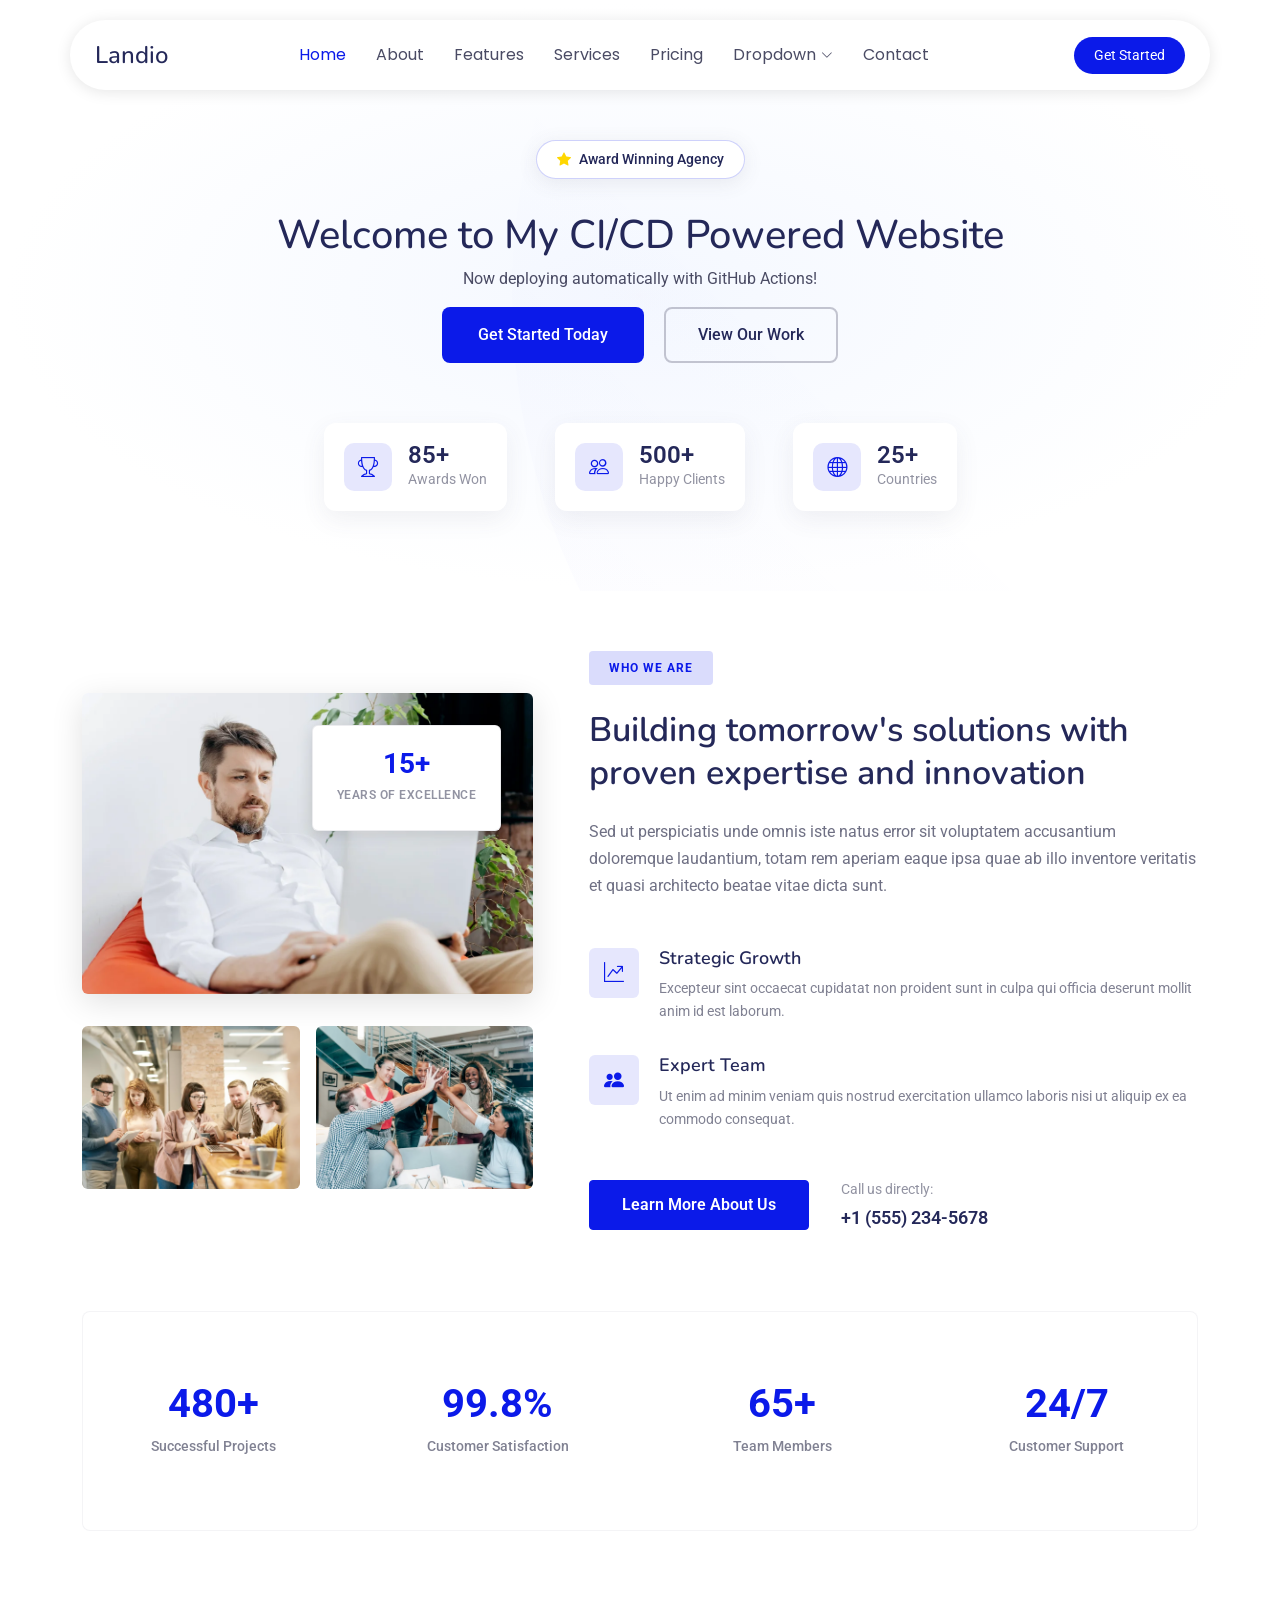
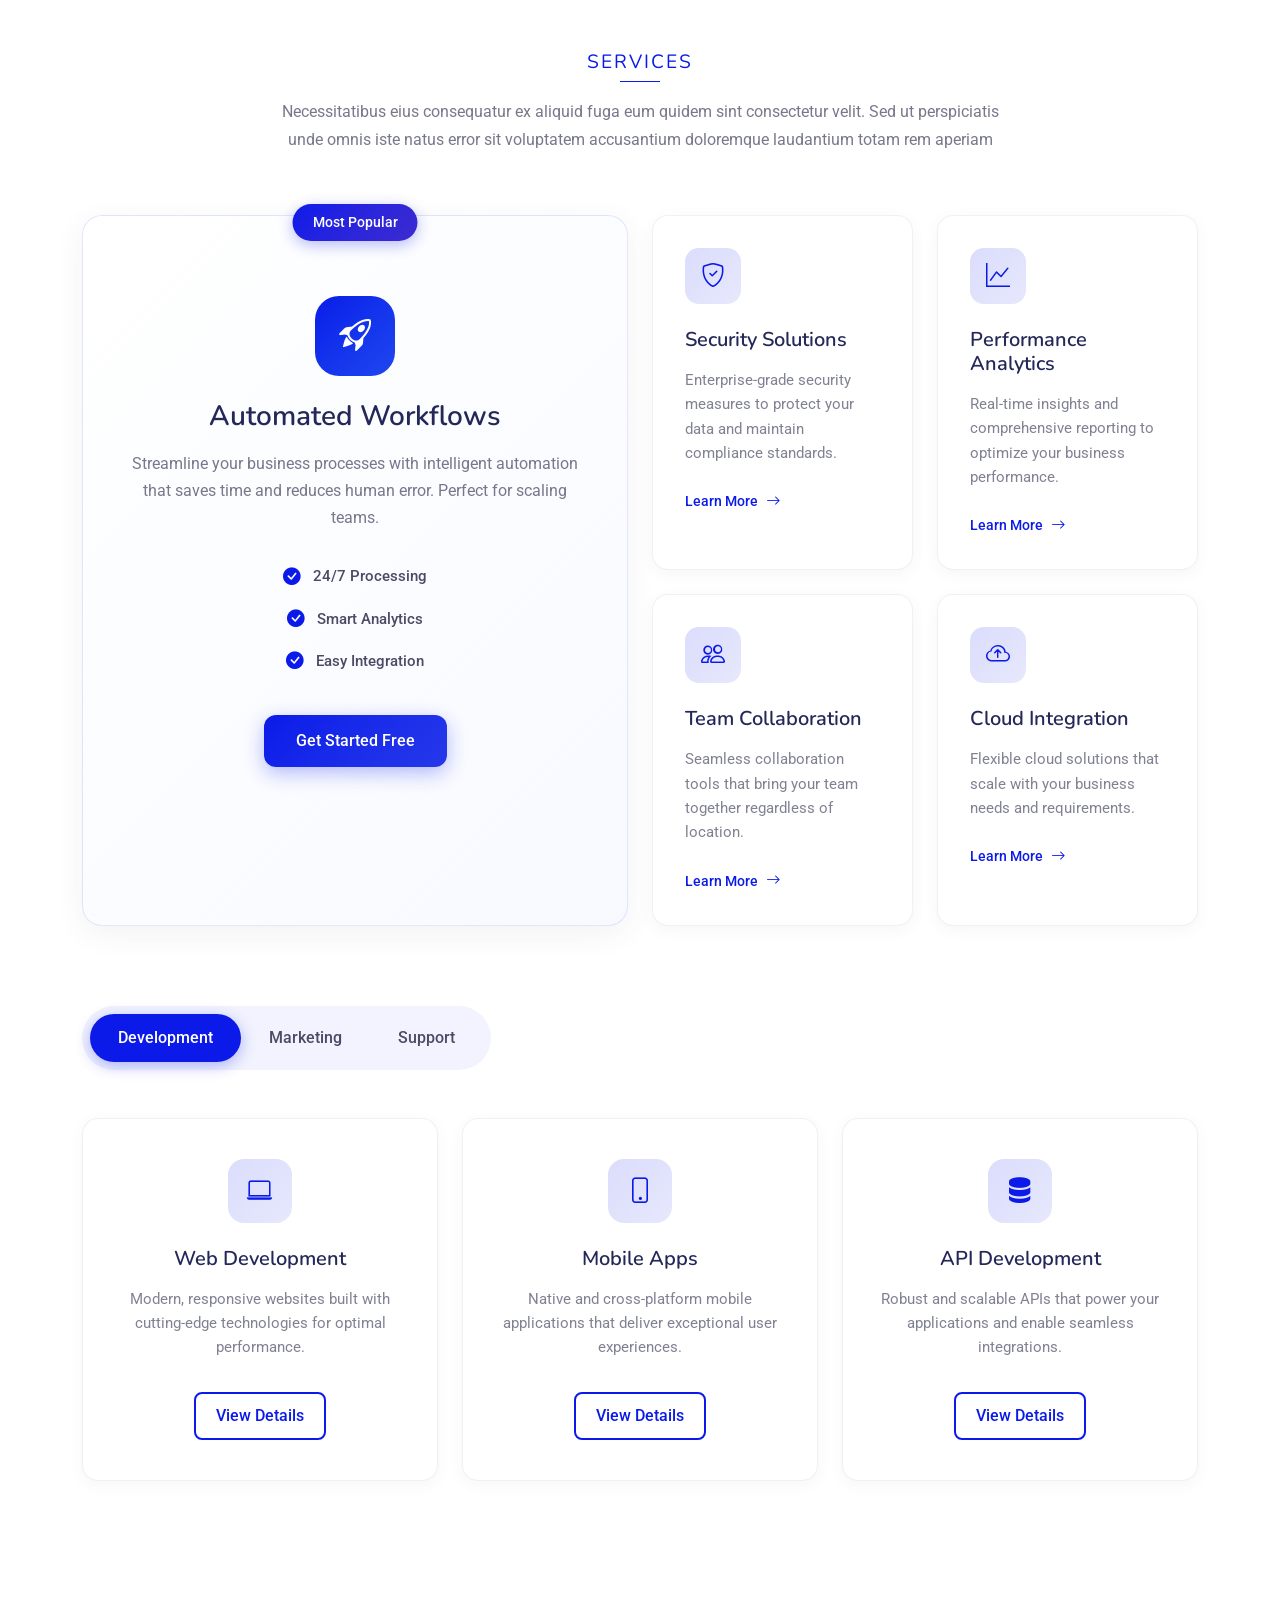
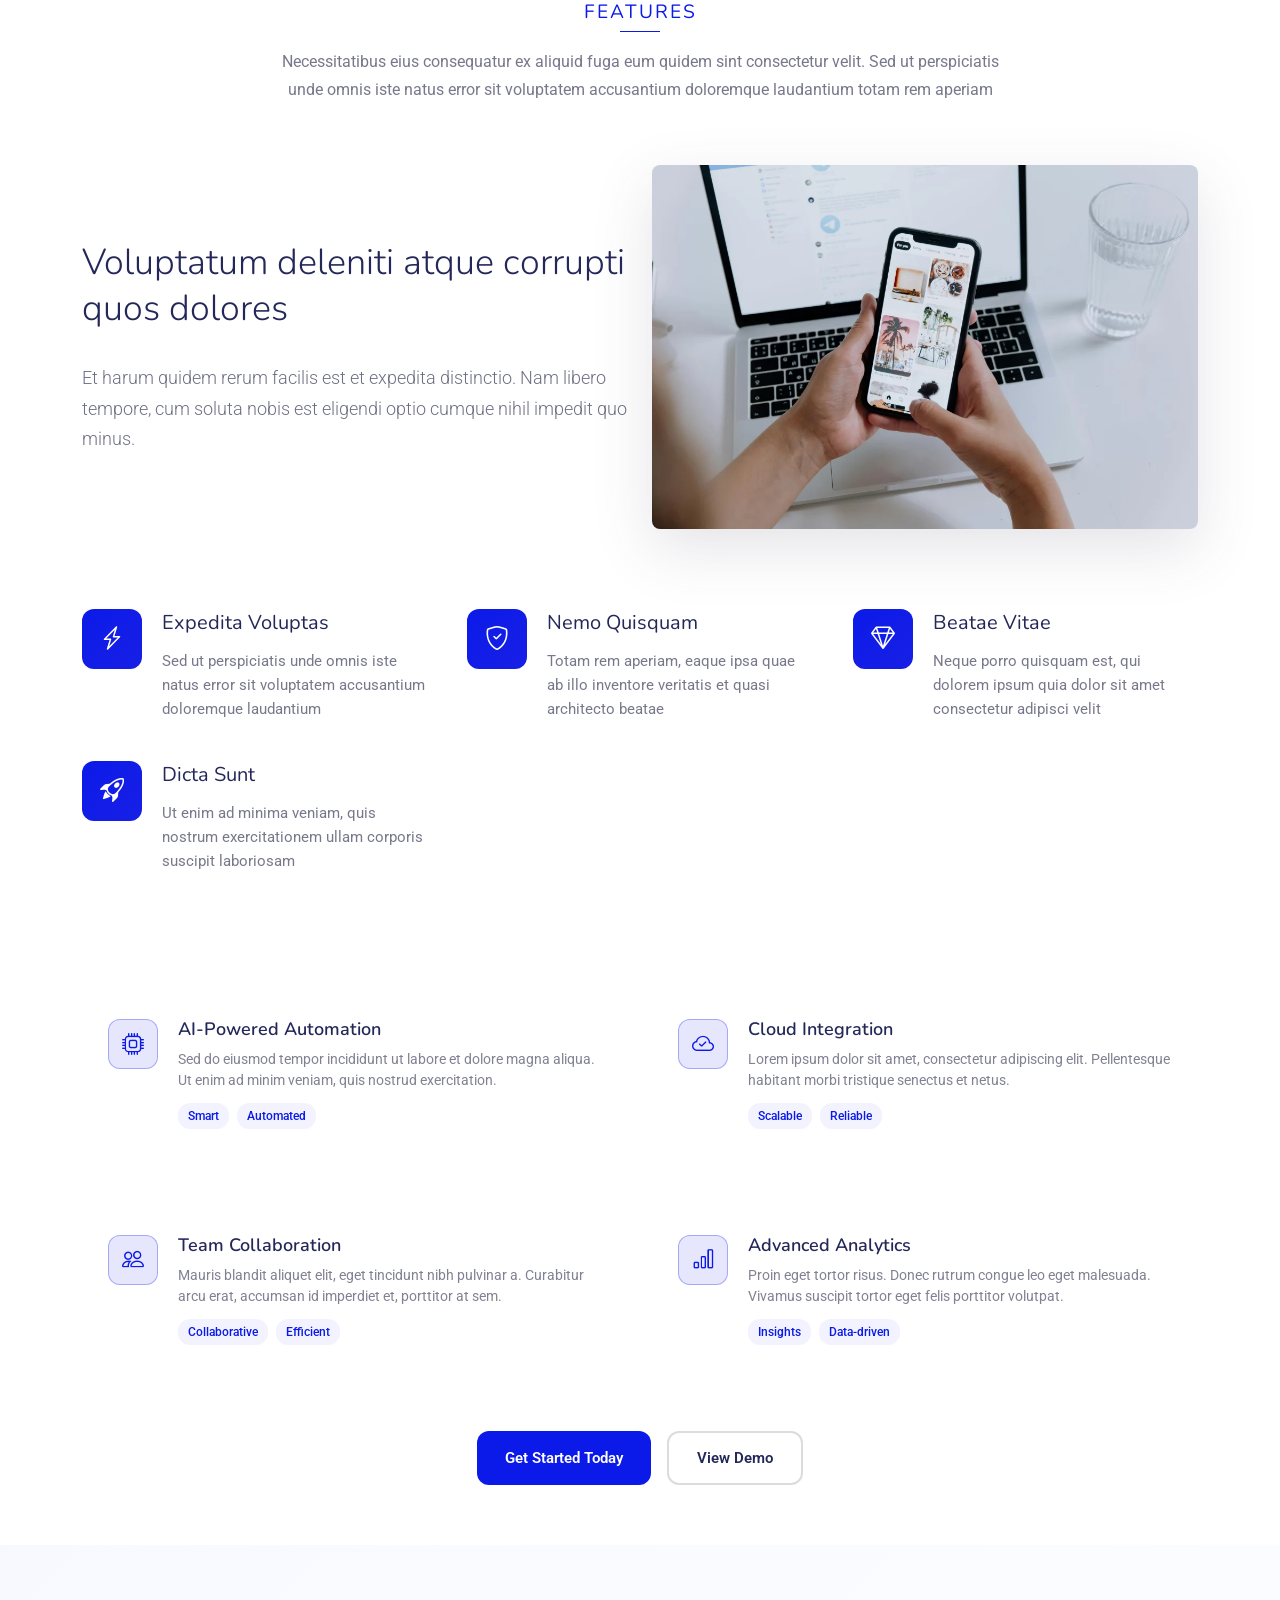
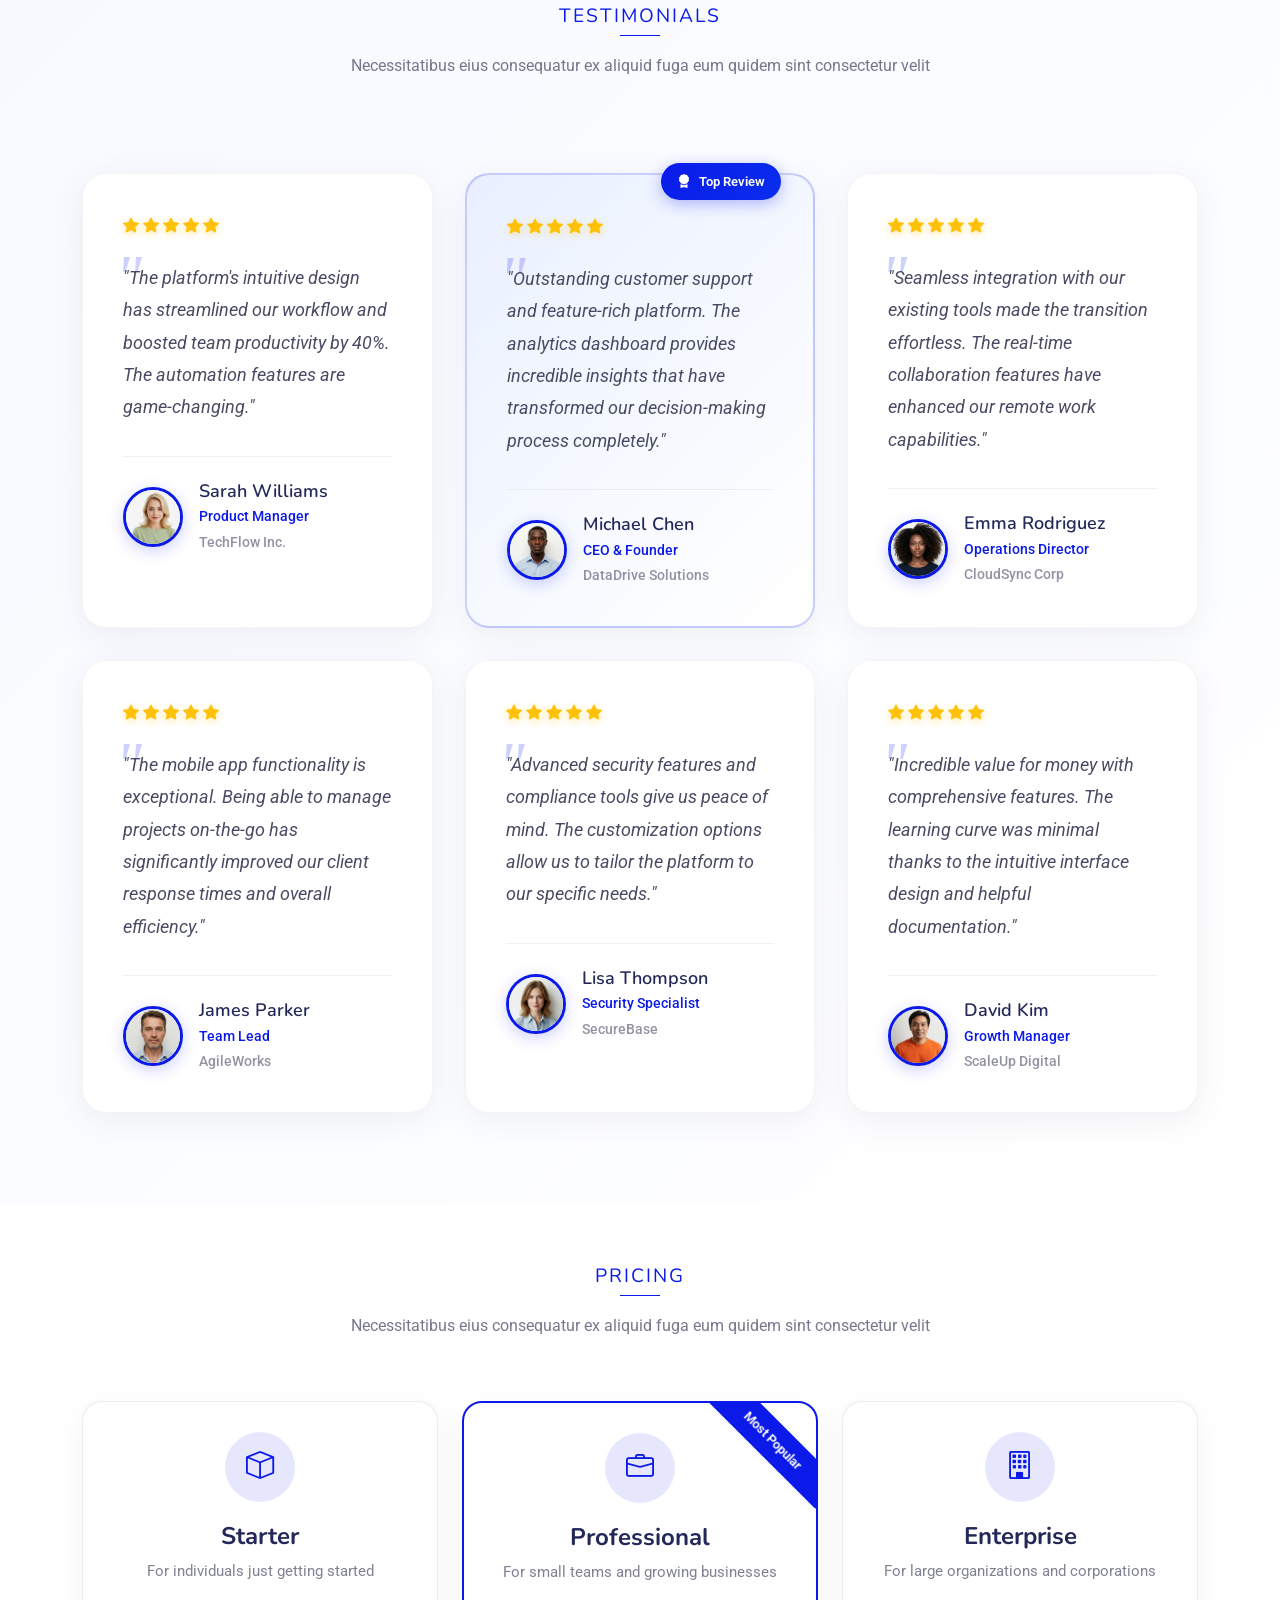
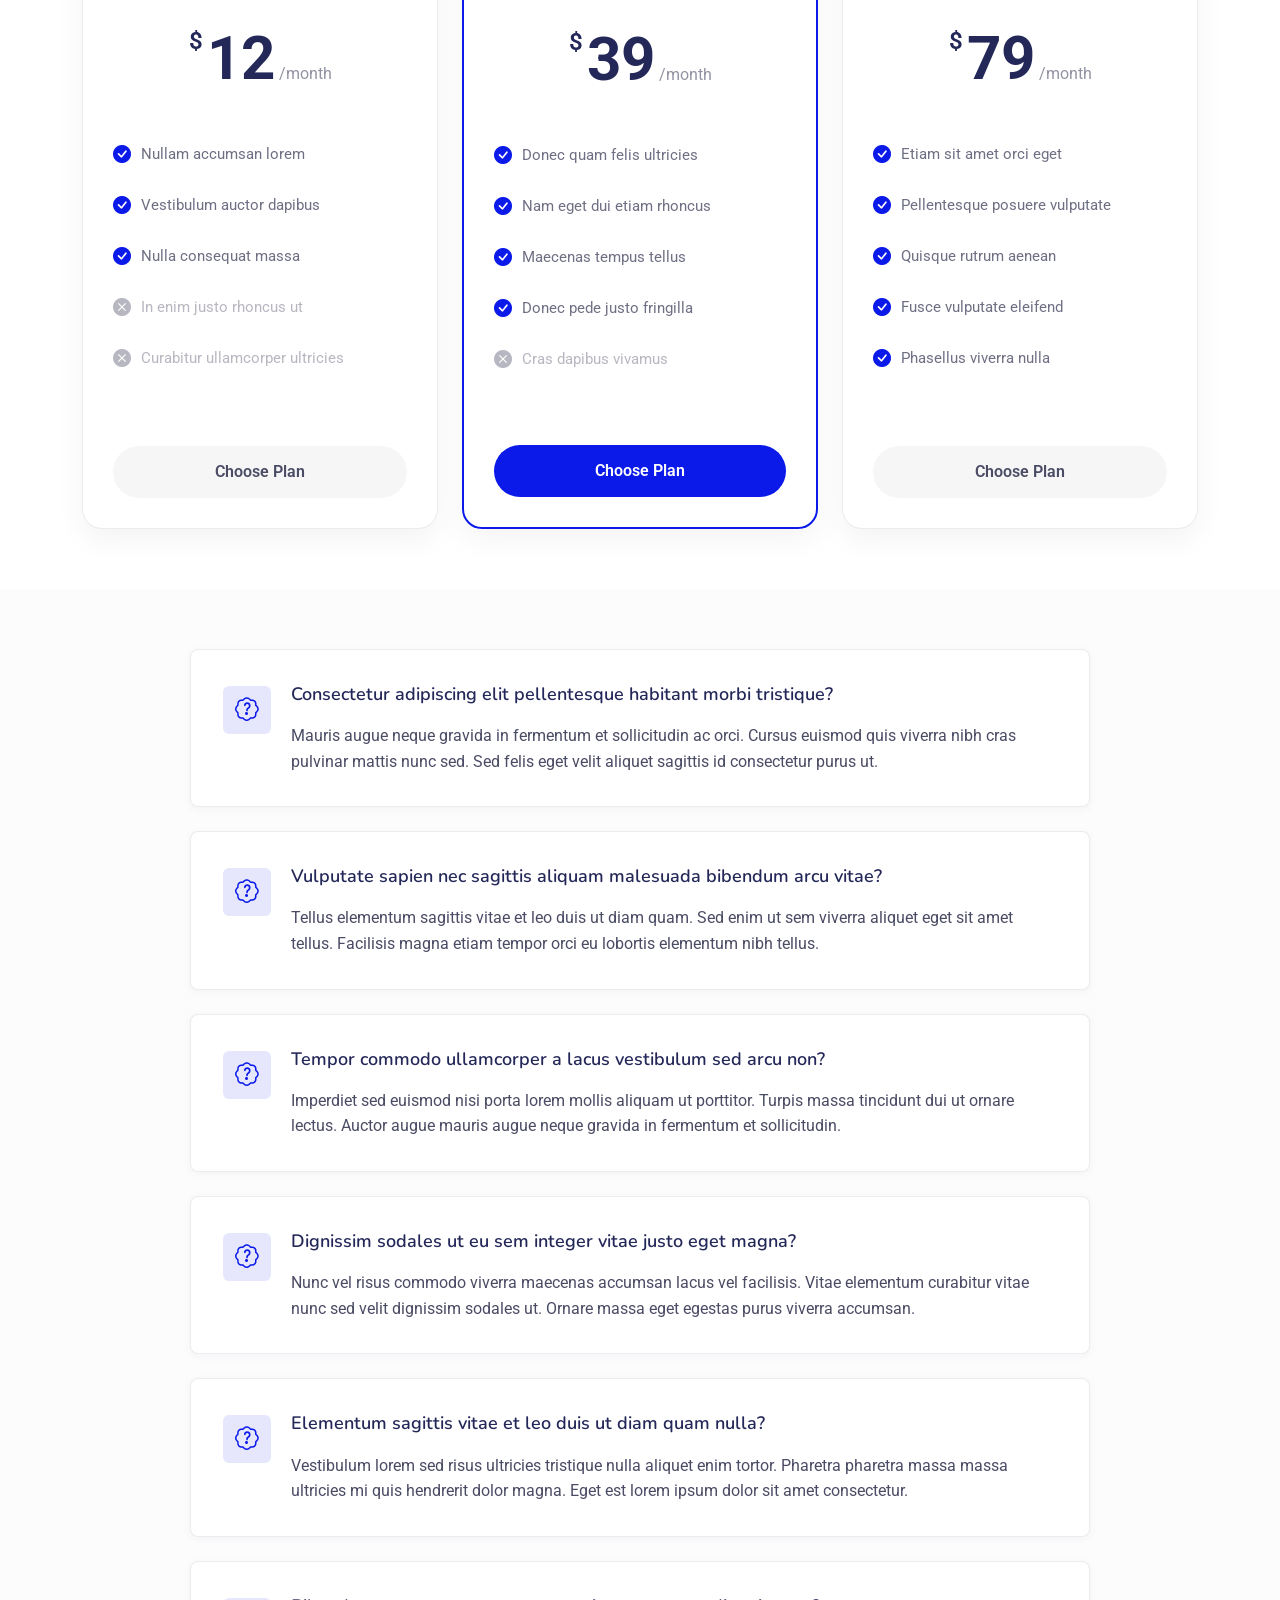
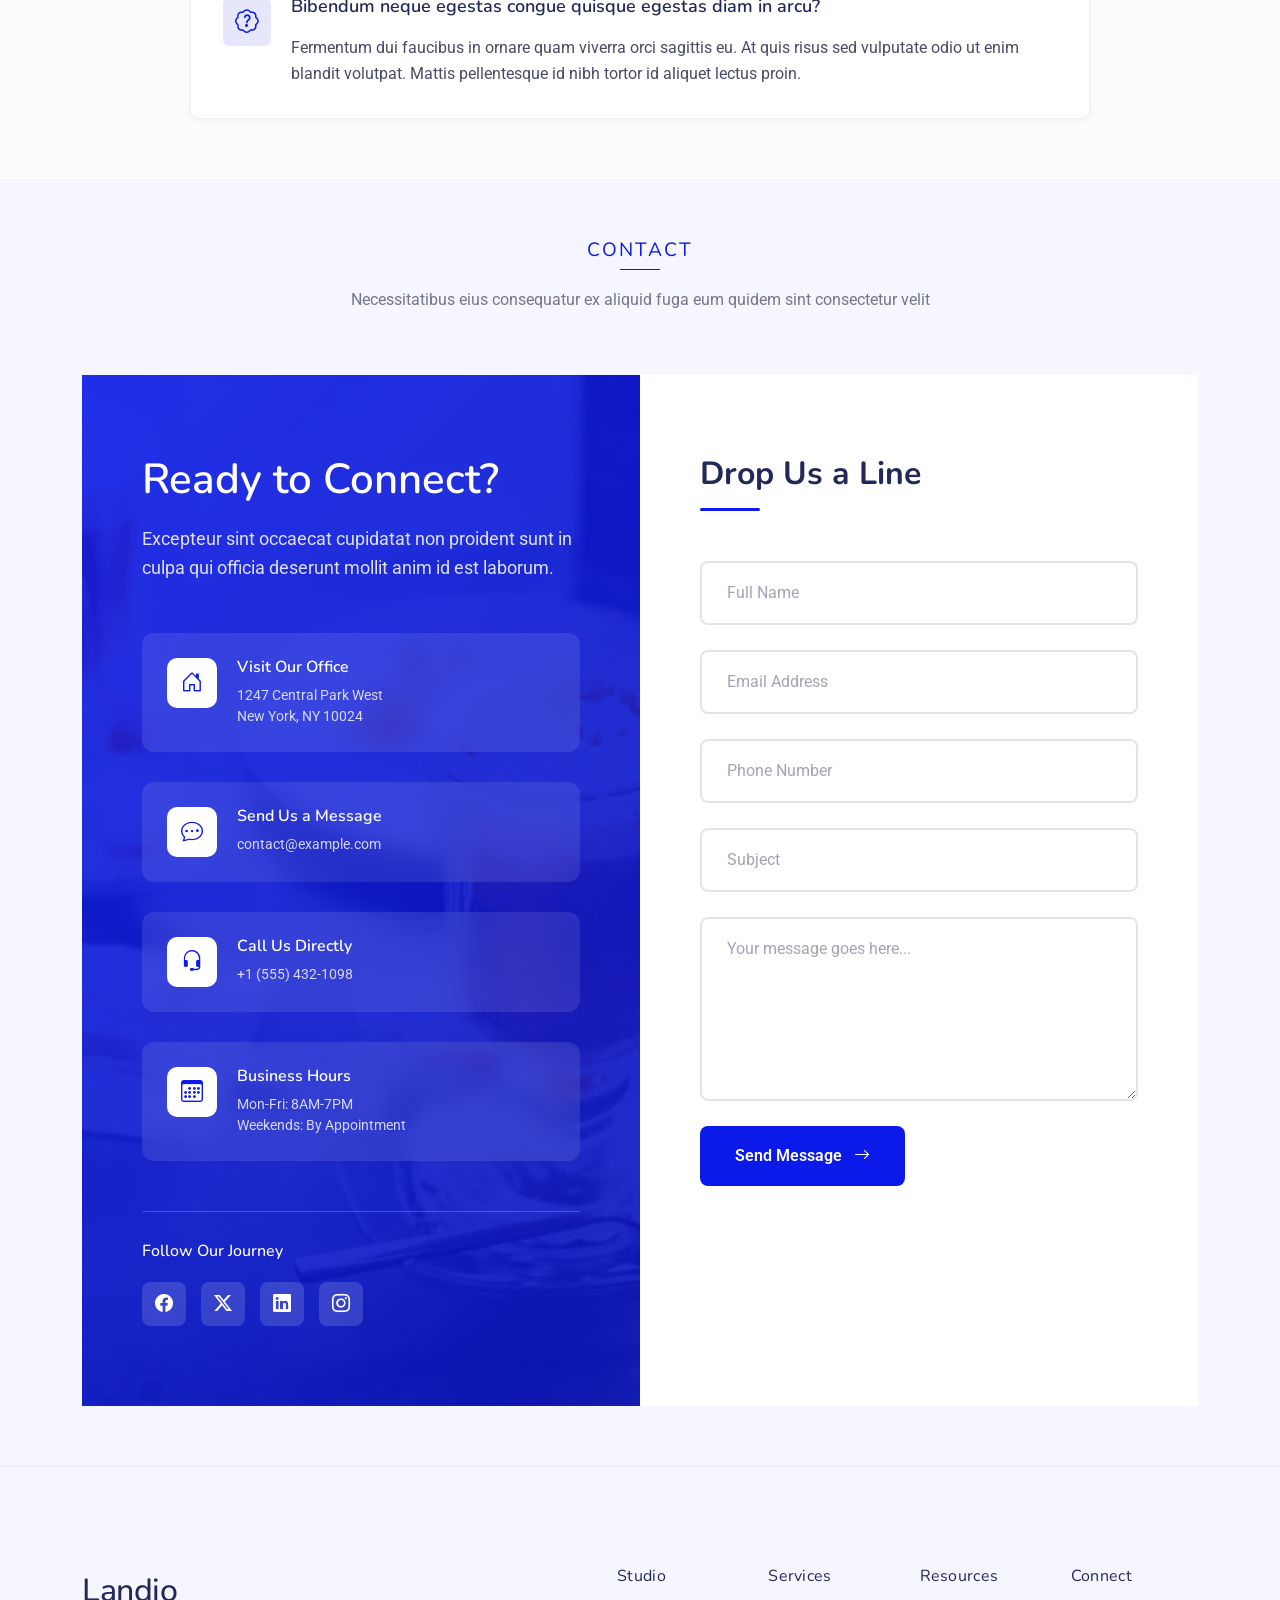
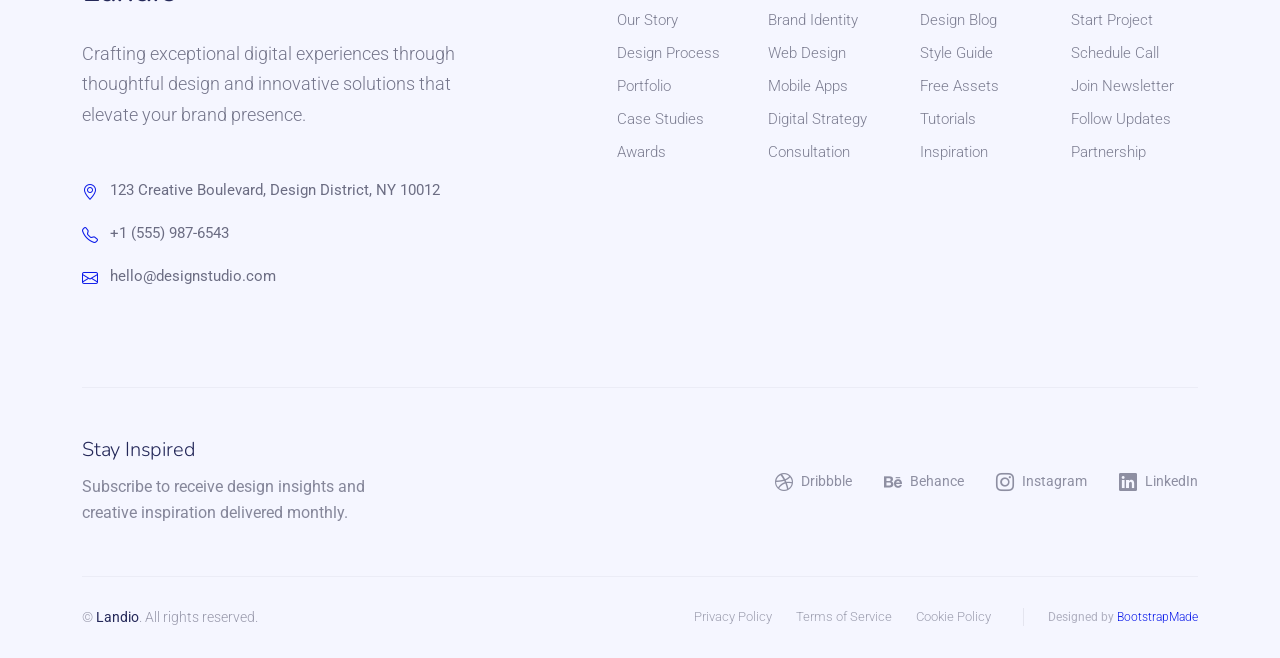
<file: Landio/index.html>
<!DOCTYPE html>
<html lang="en">

<head>
  <meta charset="utf-8">
  <meta content="width=device-width, initial-scale=1.0" name="viewport">
  <title>Index - Landio Bootstrap Template</title>
  <meta name="description" content="">
  <meta name="keywords" content="">

  <!-- Favicons -->
  <link href="assets/img/favicon.png" rel="icon">
  <link href="assets/img/apple-touch-icon.png" rel="apple-touch-icon">

  <!-- Fonts -->
  <link href="https://fonts.googleapis.com" rel="preconnect">
  <link href="https://fonts.gstatic.com" rel="preconnect" crossorigin>
  <link href="https://fonts.googleapis.com/css2?family=Roboto:ital,wght@0,100;0,300;0,400;0,500;0,700;0,900;1,100;1,300;1,400;1,500;1,700;1,900&family=Poppins:ital,wght@0,100;0,200;0,300;0,400;0,500;0,600;0,700;0,800;0,900;1,100;1,200;1,300;1,400;1,500;1,600;1,700;1,800;1,900&family=Nunito:ital,wght@0,200;0,300;0,400;0,500;0,600;0,700;0,800;0,900;1,200;1,300;1,400;1,500;1,600;1,700;1,800;1,900&display=swap" rel="stylesheet">

  <!-- Vendor CSS Files -->
  <link href="assets/vendor/bootstrap/css/bootstrap.min.css" rel="stylesheet">
  <link href="assets/vendor/bootstrap-icons/bootstrap-icons.css" rel="stylesheet">
  <link href="assets/vendor/aos/aos.css" rel="stylesheet">
  <link href="assets/vendor/swiper/swiper-bundle.min.css" rel="stylesheet">

  <!-- Main CSS File -->
  <link href="assets/css/main.css" rel="stylesheet">

  <!-- =======================================================
  * Template Name: Landio
  * Template URL: https://bootstrapmade.com/landio-bootstrap-landing-page-template/
  * Updated: Sep 06 2025 with Bootstrap v5.3.8
  * Author: BootstrapMade.com
  * License: https://bootstrapmade.com/license/
  ======================================================== -->
</head>

<body class="index-page">

  <header id="header" class="header d-flex align-items-center fixed-top">
    <div class="header-container container-fluid container-xl position-relative d-flex align-items-center justify-content-between">

      <a href="index.html" class="logo d-flex align-items-center me-auto me-xl-0">
        <!-- Uncomment the line below if you also wish to use an image logo -->
        <!-- <img src="assets/img/logo.webp" alt=""> -->
        <h1 class="sitename">Landio</h1>
      </a>

      <nav id="navmenu" class="navmenu">
        <ul>
          <li><a href="#hero" class="active">Home</a></li>
          <li><a href="#about">About</a></li>
          <li><a href="#features">Features</a></li>
          <li><a href="#services">Services</a></li>
          <li><a href="#pricing">Pricing</a></li>
          <li class="dropdown"><a href="#"><span>Dropdown</span> <i class="bi bi-chevron-down toggle-dropdown"></i></a>
            <ul>
              <li><a href="#">Dropdown 1</a></li>
              <li class="dropdown"><a href="#"><span>Deep Dropdown</span> <i class="bi bi-chevron-down toggle-dropdown"></i></a>
                <ul>
                  <li><a href="#">Deep Dropdown 1</a></li>
                  <li><a href="#">Deep Dropdown 2</a></li>
                  <li><a href="#">Deep Dropdown 3</a></li>
                  <li><a href="#">Deep Dropdown 4</a></li>
                  <li><a href="#">Deep Dropdown 5</a></li>
                </ul>
              </li>
              <li><a href="#">Dropdown 2</a></li>
              <li><a href="#">Dropdown 3</a></li>
              <li><a href="#">Dropdown 4</a></li>
            </ul>
          </li>
          <li><a href="#contact">Contact</a></li>
        </ul>
        <i class="mobile-nav-toggle d-xl-none bi bi-list"></i>
      </nav>

      <a class="btn-getstarted" href="#about">Get Started</a>

    </div>
  </header>

  <main class="main">

    <!-- Hero Section -->
    <section id="hero" class="hero section">

      <div class="container" data-aos="fade-up" data-aos-delay="100">

        <div class="row justify-content-center">

          <div class="col-lg-8" data-aos="zoom-in" data-aos-delay="200">
            <div class="hero-content text-center">
              <div class="hero-badge" data-aos="fade-down" data-aos-delay="300">
                <i class="bi bi-star-fill"></i>
                <span>Award Winning Agency</span>
              </div>
              <h1>Welcome to My CI/CD Powered Website </h1>
              <p>Now deploying automatically with GitHub Actions!</p>

              <div class="hero-actions" data-aos="fade-up" data-aos-delay="600">
                <a href="#about" class="btn-primary">Get Started Today</a>
                <a href="#portfolio" class="btn-outline">View Our Work</a>
              </div>

              <div class="hero-metrics" data-aos="fade-up" data-aos-delay="700">
                <div class="metric-item">
                  <div class="metric-icon">
                    <i class="bi bi-trophy"></i>
                  </div>
                  <div class="metric-content">
                    <span class="metric-number">85+</span>
                    <span class="metric-label">Awards Won</span>
                  </div>
                </div>
                <div class="metric-item">
                  <div class="metric-icon">
                    <i class="bi bi-people"></i>
                  </div>
                  <div class="metric-content">
                    <span class="metric-number">500+</span>
                    <span class="metric-label">Happy Clients</span>
                  </div>
                </div>
                <div class="metric-item">
                  <div class="metric-icon">
                    <i class="bi bi-globe"></i>
                  </div>
                  <div class="metric-content">
                    <span class="metric-number">25+</span>
                    <span class="metric-label">Countries</span>
                  </div>
                </div>
              </div>
            </div>
          </div>

        </div>

      </div>

    </section><!-- /Hero Section -->

    <!-- About Section -->
    <section id="about" class="about section">

      <div class="container" data-aos="fade-up" data-aos-delay="100">

        <div class="row align-items-center gy-5">

          <div class="col-lg-5" data-aos="fade-right" data-aos-delay="200">
            <div class="image-section">
              <div class="primary-image">
                <img src="assets/img/about/about-14.webp" alt="Corporate office environment" class="img-fluid">
                <div class="experience-badge">
                  <div class="badge-content">
                    <span class="years">15+</span>
                    <span class="text">Years of Excellence</span>
                  </div>
                </div>
              </div>
              <div class="image-grid">
                <img src="assets/img/about/about-3.webp" alt="Professional workspace" class="img-fluid grid-img">
                <img src="assets/img/about/about-7.webp" alt="Team collaboration" class="img-fluid grid-img">
              </div>
            </div>
          </div>

          <div class="col-lg-7" data-aos="fade-left" data-aos-delay="300">
            <div class="content-section">
              <div class="section-intro">
                <div class="company-badge">WHO WE ARE</div>
                <h2>Building tomorrow's solutions with proven expertise and innovation</h2>
                <p class="intro-text">Sed ut perspiciatis unde omnis iste natus error sit voluptatem accusantium doloremque laudantium, totam rem aperiam eaque ipsa quae ab illo inventore veritatis et quasi architecto beatae vitae dicta sunt.</p>
              </div>

              <div class="achievement-list">
                <div class="achievement-item">
                  <div class="achievement-icon">
                    <i class="bi bi-graph-up-arrow"></i>
                  </div>
                  <div class="achievement-content">
                    <h4>Strategic Growth</h4>
                    <p>Excepteur sint occaecat cupidatat non proident sunt in culpa qui officia deserunt mollit anim id est laborum.</p>
                  </div>
                </div>
                <div class="achievement-item">
                  <div class="achievement-icon">
                    <i class="bi bi-people-fill"></i>
                  </div>
                  <div class="achievement-content">
                    <h4>Expert Team</h4>
                    <p>Ut enim ad minim veniam quis nostrud exercitation ullamco laboris nisi ut aliquip ex ea commodo consequat.</p>
                  </div>
                </div>
              </div>

              <div class="action-section">
                <a href="#" class="btn btn-primary">Learn More About Us</a>
                <div class="contact-info">
                  <span class="contact-label">Call us directly:</span>
                  <strong class="phone-number">+1 (555) 234-5678</strong>
                </div>
              </div>
            </div>
          </div>

        </div>

        <div class="metrics-section" data-aos="fade-up" data-aos-delay="400">
          <div class="row text-center">
            <div class="col-lg-3 col-md-6">
              <div class="metric-card">
                <div class="metric-value">480+</div>
                <div class="metric-label">Successful Projects</div>
              </div>
            </div>
            <div class="col-lg-3 col-md-6">
              <div class="metric-card">
                <div class="metric-value">99.8%</div>
                <div class="metric-label">Customer Satisfaction</div>
              </div>
            </div>
            <div class="col-lg-3 col-md-6">
              <div class="metric-card">
                <div class="metric-value">65+</div>
                <div class="metric-label">Team Members</div>
              </div>
            </div>
            <div class="col-lg-3 col-md-6">
              <div class="metric-card">
                <div class="metric-value">24/7</div>
                <div class="metric-label">Customer Support</div>
              </div>
            </div>
          </div>
        </div>

      </div>

    </section><!-- /About Section -->

    <!-- Services Section -->
    <section id="services" class="services section">

      <!-- Section Title -->
      <div class="container section-title" data-aos="fade-up">
        <h2>Services</h2>
        <p>Necessitatibus eius consequatur ex aliquid fuga eum quidem sint consectetur velit. Sed ut perspiciatis unde omnis iste natus error sit voluptatem accusantium doloremque laudantium totam rem aperiam</p>
      </div><!-- End Section Title -->

      <div class="container" data-aos="fade-up" data-aos-delay="100">

        <div class="services-grid">
          <div class="row g-4">

            <div class="col-lg-6" data-aos="zoom-in" data-aos-delay="100">
              <div class="featured-service-card">
                <div class="service-badge">Most Popular</div>
                <div class="service-icon-large">
                  <i class="bi bi-rocket-takeoff"></i>
                </div>
                <h3>Automated Workflows</h3>
                <p>Streamline your business processes with intelligent automation that saves time and reduces human error. Perfect for scaling teams.</p>
                <div class="feature-highlights">
                  <div class="highlight-item">
                    <i class="bi bi-check-circle-fill"></i>
                    <span>24/7 Processing</span>
                  </div>
                  <div class="highlight-item">
                    <i class="bi bi-check-circle-fill"></i>
                    <span>Smart Analytics</span>
                  </div>
                  <div class="highlight-item">
                    <i class="bi bi-check-circle-fill"></i>
                    <span>Easy Integration</span>
                  </div>
                </div>
                <a href="service-details.html" class="btn-primary">Get Started Free</a>
              </div>
            </div>

            <div class="col-lg-6">
              <div class="row g-4">

                <div class="col-md-6" data-aos="fade-up" data-aos-delay="200">
                  <div class="service-card">
                    <div class="service-icon">
                      <i class="bi bi-shield-check"></i>
                    </div>
                    <h4>Security Solutions</h4>
                    <p>Enterprise-grade security measures to protect your data and maintain compliance standards.</p>
                    <a href="service-details.html" class="service-link">
                      <span>Learn More</span>
                      <i class="bi bi-arrow-right"></i>
                    </a>
                  </div>
                </div>

                <div class="col-md-6" data-aos="fade-up" data-aos-delay="250">
                  <div class="service-card">
                    <div class="service-icon">
                      <i class="bi bi-graph-up"></i>
                    </div>
                    <h4>Performance Analytics</h4>
                    <p>Real-time insights and comprehensive reporting to optimize your business performance.</p>
                    <a href="service-details.html" class="service-link">
                      <span>Learn More</span>
                      <i class="bi bi-arrow-right"></i>
                    </a>
                  </div>
                </div>

                <div class="col-md-6" data-aos="fade-up" data-aos-delay="300">
                  <div class="service-card">
                    <div class="service-icon">
                      <i class="bi bi-people"></i>
                    </div>
                    <h4>Team Collaboration</h4>
                    <p>Seamless collaboration tools that bring your team together regardless of location.</p>
                    <a href="service-details.html" class="service-link">
                      <span>Learn More</span>
                      <i class="bi bi-arrow-right"></i>
                    </a>
                  </div>
                </div>

                <div class="col-md-6" data-aos="fade-up" data-aos-delay="350">
                  <div class="service-card">
                    <div class="service-icon">
                      <i class="bi bi-cloud-arrow-up"></i>
                    </div>
                    <h4>Cloud Integration</h4>
                    <p>Flexible cloud solutions that scale with your business needs and requirements.</p>
                    <a href="service-details.html" class="service-link">
                      <span>Learn More</span>
                      <i class="bi bi-arrow-right"></i>
                    </a>
                  </div>
                </div>

              </div>
            </div>

          </div>
        </div>

        <div class="services-tabs mt-5">
          <ul class="nav nav-pills justify-content-center mb-5" id="services-tabs" role="tablist">
            <li class="nav-item" role="presentation">
              <button class="nav-link active" id="services-development-tab" data-bs-toggle="pill" data-bs-target="#services-development" type="button" role="tab">Development</button>
            </li>
            <li class="nav-item" role="presentation">
              <button class="nav-link" id="services-marketing-tab" data-bs-toggle="pill" data-bs-target="#services-marketing" type="button" role="tab">Marketing</button>
            </li>
            <li class="nav-item" role="presentation">
              <button class="nav-link" id="services-support-tab" data-bs-toggle="pill" data-bs-target="#services-support" type="button" role="tab">Support</button>
            </li>
          </ul>

          <div class="tab-content" id="services-tabs-content">

            <div class="tab-pane fade show active" id="services-development" role="tabpanel">
              <div class="row g-4">
                <div class="col-lg-4" data-aos="fade-up" data-aos-delay="100">
                  <div class="tab-service-card">
                    <div class="service-icon">
                      <i class="bi bi-laptop"></i>
                    </div>
                    <h5>Web Development</h5>
                    <p>Modern, responsive websites built with cutting-edge technologies for optimal performance.</p>
                    <a href="service-details.html" class="tab-service-link">View Details</a>
                  </div>
                </div>
                <div class="col-lg-4" data-aos="fade-up" data-aos-delay="200">
                  <div class="tab-service-card">
                    <div class="service-icon">
                      <i class="bi bi-phone"></i>
                    </div>
                    <h5>Mobile Apps</h5>
                    <p>Native and cross-platform mobile applications that deliver exceptional user experiences.</p>
                    <a href="service-details.html" class="tab-service-link">View Details</a>
                  </div>
                </div>
                <div class="col-lg-4" data-aos="fade-up" data-aos-delay="300">
                  <div class="tab-service-card">
                    <div class="service-icon">
                      <i class="bi bi-server"></i>
                    </div>
                    <h5>API Development</h5>
                    <p>Robust and scalable APIs that power your applications and enable seamless integrations.</p>
                    <a href="service-details.html" class="tab-service-link">View Details</a>
                  </div>
                </div>
              </div>
            </div>

            <div class="tab-pane fade" id="services-marketing" role="tabpanel">
              <div class="row g-4">
                <div class="col-lg-4" data-aos="fade-up" data-aos-delay="100">
                  <div class="tab-service-card">
                    <div class="service-icon">
                      <i class="bi bi-megaphone"></i>
                    </div>
                    <h5>Digital Campaigns</h5>
                    <p>Strategic digital marketing campaigns that reach your target audience effectively.</p>
                    <a href="service-details.html" class="tab-service-link">View Details</a>
                  </div>
                </div>
                <div class="col-lg-4" data-aos="fade-up" data-aos-delay="200">
                  <div class="tab-service-card">
                    <div class="service-icon">
                      <i class="bi bi-search"></i>
                    </div>
                    <h5>SEO Optimization</h5>
                    <p>Comprehensive SEO strategies to improve your search engine rankings and visibility.</p>
                    <a href="service-details.html" class="tab-service-link">View Details</a>
                  </div>
                </div>
                <div class="col-lg-4" data-aos="fade-up" data-aos-delay="300">
                  <div class="tab-service-card">
                    <div class="service-icon">
                      <i class="bi bi-share"></i>
                    </div>
                    <h5>Social Media</h5>
                    <p>Engaging social media strategies that build brand awareness and drive customer engagement.</p>
                    <a href="service-details.html" class="tab-service-link">View Details</a>
                  </div>
                </div>
              </div>
            </div>

            <div class="tab-pane fade" id="services-support" role="tabpanel">
              <div class="row g-4">
                <div class="col-lg-4" data-aos="fade-up" data-aos-delay="100">
                  <div class="tab-service-card">
                    <div class="service-icon">
                      <i class="bi bi-headset"></i>
                    </div>
                    <h5>24/7 Support</h5>
                    <p>Round-the-clock technical support to ensure your systems run smoothly at all times.</p>
                    <a href="service-details.html" class="tab-service-link">View Details</a>
                  </div>
                </div>
                <div class="col-lg-4" data-aos="fade-up" data-aos-delay="200">
                  <div class="tab-service-card">
                    <div class="service-icon">
                      <i class="bi bi-tools"></i>
                    </div>
                    <h5>System Maintenance</h5>
                    <p>Regular maintenance and updates to keep your systems secure and performing optimally.</p>
                    <a href="service-details.html" class="tab-service-link">View Details</a>
                  </div>
                </div>
                <div class="col-lg-4" data-aos="fade-up" data-aos-delay="300">
                  <div class="tab-service-card">
                    <div class="service-icon">
                      <i class="bi bi-person-check"></i>
                    </div>
                    <h5>Training</h5>
                    <p>Comprehensive training programs to help your team master our tools and platforms.</p>
                    <a href="service-details.html" class="tab-service-link">View Details</a>
                  </div>
                </div>
              </div>
            </div>

          </div>
        </div>

      </div>

    </section><!-- /Services Section -->

    <!-- Features Section -->
    <section id="features" class="features section">

      <!-- Section Title -->
      <div class="container section-title" data-aos="fade-up">
        <h2>Features</h2>
        <p>Necessitatibus eius consequatur ex aliquid fuga eum quidem sint consectetur velit. Sed ut perspiciatis unde omnis iste natus error sit voluptatem accusantium doloremque laudantium totam rem aperiam</p>
      </div><!-- End Section Title -->

      <div class="container" data-aos="fade-up" data-aos-delay="100">

        <div class="row align-items-center">

          <div class="col-lg-6 mb-5 mb-lg-0" data-aos="fade-right" data-aos-delay="200">
            <div class="features-content">
              <h2>Voluptatum deleniti atque corrupti quos dolores</h2>
              <p class="lead">Et harum quidem rerum facilis est et expedita distinctio. Nam libero tempore, cum soluta nobis est eligendi optio cumque nihil impedit quo minus.</p>
            </div>
          </div>

          <div class="col-lg-6" data-aos="fade-left" data-aos-delay="300">
            <div class="features-image">
              <img src="assets/img/features/features-4.webp" alt="" class="img-fluid">
            </div>
          </div>

        </div>

        <div class="features-grid" data-aos="fade-up" data-aos-delay="400">

          <div class="feature-item" data-aos="zoom-in" data-aos-delay="100">
            <div class="feature-icon">
              <i class="bi bi-lightning-charge"></i>
            </div>
            <div class="feature-content">
              <h4>Expedita Voluptas</h4>
              <p>Sed ut perspiciatis unde omnis iste natus error sit voluptatem accusantium doloremque laudantium</p>
            </div>
          </div><!-- End Feature Item -->

          <div class="feature-item" data-aos="zoom-in" data-aos-delay="200">
            <div class="feature-icon">
              <i class="bi bi-shield-check"></i>
            </div>
            <div class="feature-content">
              <h4>Nemo Quisquam</h4>
              <p>Totam rem aperiam, eaque ipsa quae ab illo inventore veritatis et quasi architecto beatae</p>
            </div>
          </div><!-- End Feature Item -->

          <div class="feature-item" data-aos="zoom-in" data-aos-delay="300">
            <div class="feature-icon">
              <i class="bi bi-gem"></i>
            </div>
            <div class="feature-content">
              <h4>Beatae Vitae</h4>
              <p>Neque porro quisquam est, qui dolorem ipsum quia dolor sit amet consectetur adipisci velit</p>
            </div>
          </div><!-- End Feature Item -->

          <div class="feature-item" data-aos="zoom-in" data-aos-delay="400">
            <div class="feature-icon">
              <i class="bi bi-rocket-takeoff"></i>
            </div>
            <div class="feature-content">
              <h4>Dicta Sunt</h4>
              <p>Ut enim ad minima veniam, quis nostrum exercitationem ullam corporis suscipit laboriosam</p>
            </div>
          </div><!-- End Feature Item -->

        </div>

      </div>

    </section><!-- /Features Section -->

    <!-- Features 2 Section -->
    <section id="features-2" class="features-2 section">

      <div class="container" data-aos="fade-up" data-aos-delay="100">

        <div class="features-list row gy-4">
          <div class="col-md-6">
            <div class="feature-item" data-aos="fade-up" data-aos-delay="100">
              <div class="feature-icon">
                <i class="bi bi-cpu"></i>
              </div>
              <div class="feature-content">
                <h4>AI-Powered Automation</h4>
                <p>Sed do eiusmod tempor incididunt ut labore et dolore magna aliqua. Ut enim ad minim veniam, quis nostrud exercitation.</p>
                <div class="feature-tags">
                  <span>Smart</span>
                  <span>Automated</span>
                </div>
              </div>
            </div>
          </div>

          <div class="col-md-6">
            <div class="feature-item" data-aos="fade-up" data-aos-delay="200">
              <div class="feature-icon">
                <i class="bi bi-cloud-check"></i>
              </div>
              <div class="feature-content">
                <h4>Cloud Integration</h4>
                <p>Lorem ipsum dolor sit amet, consectetur adipiscing elit. Pellentesque habitant morbi tristique senectus et netus.</p>
                <div class="feature-tags">
                  <span>Scalable</span>
                  <span>Reliable</span>
                </div>
              </div>
            </div>
          </div>

          <div class="col-md-6">
            <div class="feature-item" data-aos="fade-up" data-aos-delay="300">
              <div class="feature-icon">
                <i class="bi bi-people"></i>
              </div>
              <div class="feature-content">
                <h4>Team Collaboration</h4>
                <p>Mauris blandit aliquet elit, eget tincidunt nibh pulvinar a. Curabitur arcu erat, accumsan id imperdiet et, porttitor at sem.</p>
                <div class="feature-tags">
                  <span>Collaborative</span>
                  <span>Efficient</span>
                </div>
              </div>
            </div>
          </div>

          <div class="col-md-6">
            <div class="feature-item" data-aos="fade-up" data-aos-delay="400">
              <div class="feature-icon">
                <i class="bi bi-bar-chart"></i>
              </div>
              <div class="feature-content">
                <h4>Advanced Analytics</h4>
                <p>Proin eget tortor risus. Donec rutrum congue leo eget malesuada. Vivamus suscipit tortor eget felis porttitor volutpat.</p>
                <div class="feature-tags">
                  <span>Insights</span>
                  <span>Data-driven</span>
                </div>
              </div>
            </div>
          </div>
        </div>

        <div class="cta-section" data-aos="fade-up" data-aos-delay="500">
          <a href="#" class="btn-primary">Get Started Today</a>
          <a href="#" class="btn-secondary">View Demo</a>
        </div>
      </div>

    </section><!-- /Features 2 Section -->

    <!-- Testimonials Section -->
    <section id="testimonials" class="testimonials section">

      <!-- Section Title -->
      <div class="container section-title" data-aos="fade-up">
        <h2>Testimonials</h2>
        <p>Necessitatibus eius consequatur ex aliquid fuga eum quidem sint consectetur velit</p>
      </div><!-- End Section Title -->

      <div class="container" data-aos="fade-up" data-aos-delay="100">

        <div class="testimonials-slider-wrapper">
          <div class="testimonials-carousel">

            <div class="testimonial-card" data-aos="zoom-in" data-aos-delay="200">
              <div class="rating">
                <i class="bi bi-star-fill"></i>
                <i class="bi bi-star-fill"></i>
                <i class="bi bi-star-fill"></i>
                <i class="bi bi-star-fill"></i>
                <i class="bi bi-star-fill"></i>
              </div>
              <blockquote>
                "The platform's intuitive design has streamlined our workflow and boosted team productivity by 40%. The automation features are game-changing."
              </blockquote>
              <div class="user-profile">
                <div class="avatar">
                  <img src="assets/img/person/person-f-12.webp" alt="User" class="img-fluid">
                </div>
                <div class="user-info">
                  <h4>Sarah Williams</h4>
                  <span class="title">Product Manager</span>
                  <div class="company">TechFlow Inc.</div>
                </div>
              </div>
            </div>

            <div class="testimonial-card featured" data-aos="zoom-in" data-aos-delay="300">
              <div class="featured-badge">
                <i class="bi bi-award-fill"></i>
                <span>Top Review</span>
              </div>
              <div class="rating">
                <i class="bi bi-star-fill"></i>
                <i class="bi bi-star-fill"></i>
                <i class="bi bi-star-fill"></i>
                <i class="bi bi-star-fill"></i>
                <i class="bi bi-star-fill"></i>
              </div>
              <blockquote>
                "Outstanding customer support and feature-rich platform. The analytics dashboard provides incredible insights that have transformed our decision-making process completely."
              </blockquote>
              <div class="user-profile">
                <div class="avatar">
                  <img src="assets/img/person/person-m-11.webp" alt="User" class="img-fluid">
                </div>
                <div class="user-info">
                  <h4>Michael Chen</h4>
                  <span class="title">CEO &amp; Founder</span>
                  <div class="company">DataDrive Solutions</div>
                </div>
              </div>
            </div>

            <div class="testimonial-card" data-aos="zoom-in" data-aos-delay="400">
              <div class="rating">
                <i class="bi bi-star-fill"></i>
                <i class="bi bi-star-fill"></i>
                <i class="bi bi-star-fill"></i>
                <i class="bi bi-star-fill"></i>
                <i class="bi bi-star-fill"></i>
              </div>
              <blockquote>
                "Seamless integration with our existing tools made the transition effortless. The real-time collaboration features have enhanced our remote work capabilities."
              </blockquote>
              <div class="user-profile">
                <div class="avatar">
                  <img src="assets/img/person/person-f-14.webp" alt="User" class="img-fluid">
                </div>
                <div class="user-info">
                  <h4>Emma Rodriguez</h4>
                  <span class="title">Operations Director</span>
                  <div class="company">CloudSync Corp</div>
                </div>
              </div>
            </div>

            <div class="testimonial-card" data-aos="zoom-in" data-aos-delay="500">
              <div class="rating">
                <i class="bi bi-star-fill"></i>
                <i class="bi bi-star-fill"></i>
                <i class="bi bi-star-fill"></i>
                <i class="bi bi-star-fill"></i>
                <i class="bi bi-star-fill"></i>
              </div>
              <blockquote>
                "The mobile app functionality is exceptional. Being able to manage projects on-the-go has significantly improved our client response times and overall efficiency."
              </blockquote>
              <div class="user-profile">
                <div class="avatar">
                  <img src="assets/img/person/person-m-14.webp" alt="User" class="img-fluid">
                </div>
                <div class="user-info">
                  <h4>James Parker</h4>
                  <span class="title">Team Lead</span>
                  <div class="company">AgileWorks</div>
                </div>
              </div>
            </div>

            <div class="testimonial-card" data-aos="zoom-in" data-aos-delay="600">
              <div class="rating">
                <i class="bi bi-star-fill"></i>
                <i class="bi bi-star-fill"></i>
                <i class="bi bi-star-fill"></i>
                <i class="bi bi-star-fill"></i>
                <i class="bi bi-star-fill"></i>
              </div>
              <blockquote>
                "Advanced security features and compliance tools give us peace of mind. The customization options allow us to tailor the platform to our specific needs."
              </blockquote>
              <div class="user-profile">
                <div class="avatar">
                  <img src="assets/img/person/person-f-13.webp" alt="User" class="img-fluid">
                </div>
                <div class="user-info">
                  <h4>Lisa Thompson</h4>
                  <span class="title">Security Specialist</span>
                  <div class="company">SecureBase</div>
                </div>
              </div>
            </div>

            <div class="testimonial-card" data-aos="zoom-in" data-aos-delay="700">
              <div class="rating">
                <i class="bi bi-star-fill"></i>
                <i class="bi bi-star-fill"></i>
                <i class="bi bi-star-fill"></i>
                <i class="bi bi-star-fill"></i>
                <i class="bi bi-star-fill"></i>
              </div>
              <blockquote>
                "Incredible value for money with comprehensive features. The learning curve was minimal thanks to the intuitive interface design and helpful documentation."
              </blockquote>
              <div class="user-profile">
                <div class="avatar">
                  <img src="assets/img/person/person-m-15.webp" alt="User" class="img-fluid">
                </div>
                <div class="user-info">
                  <h4>David Kim</h4>
                  <span class="title">Growth Manager</span>
                  <div class="company">ScaleUp Digital</div>
                </div>
              </div>
            </div>

          </div>

        </div>

      </div>

    </section><!-- /Testimonials Section -->

    <!-- Pricing Section -->
    <section id="pricing" class="pricing section">

      <!-- Section Title -->
      <div class="container section-title" data-aos="fade-up">
        <h2>Pricing</h2>
        <p>Necessitatibus eius consequatur ex aliquid fuga eum quidem sint consectetur velit</p>
      </div><!-- End Section Title -->

      <div class="container" data-aos="fade-up" data-aos-delay="100">

        <div class="row gy-4">
          <!-- Basic Plan -->
          <div class="col-lg-4 col-md-6" data-aos="zoom-in" data-aos-delay="200">
            <div class="pricing-card">
              <div class="plan-header">
                <div class="plan-icon">
                  <i class="bi bi-box"></i>
                </div>
                <h3>Starter</h3>
                <p>For individuals just getting started</p>
              </div>
              <div class="plan-pricing">
                <div class="price">
                  <span class="currency">$</span>
                  <span class="amount">12</span>
                  <span class="period">/month</span>
                </div>
              </div>
              <div class="plan-features">
                <ul>
                  <li><i class="bi bi-check-circle-fill"></i> Nullam accumsan lorem</li>
                  <li><i class="bi bi-check-circle-fill"></i> Vestibulum auctor dapibus</li>
                  <li><i class="bi bi-check-circle-fill"></i> Nulla consequat massa</li>
                  <li class="disabled"><i class="bi bi-x-circle-fill"></i> In enim justo rhoncus ut</li>
                  <li class="disabled"><i class="bi bi-x-circle-fill"></i> Curabitur ullamcorper ultricies</li>
                </ul>
              </div>
              <div class="plan-cta">
                <a href="#" class="btn-plan">Choose Plan</a>
              </div>
            </div>
          </div><!-- End Basic Plan -->

          <!-- Professional Plan -->
          <div class="col-lg-4 col-md-6" data-aos="zoom-in" data-aos-delay="300">
            <div class="pricing-card popular">
              <div class="popular-tag">Most Popular</div>
              <div class="plan-header">
                <div class="plan-icon">
                  <i class="bi bi-briefcase"></i>
                </div>
                <h3>Professional</h3>
                <p>For small teams and growing businesses</p>
              </div>
              <div class="plan-pricing">
                <div class="price">
                  <span class="currency">$</span>
                  <span class="amount">39</span>
                  <span class="period">/month</span>
                </div>
              </div>
              <div class="plan-features">
                <ul>
                  <li><i class="bi bi-check-circle-fill"></i> Donec quam felis ultricies</li>
                  <li><i class="bi bi-check-circle-fill"></i> Nam eget dui etiam rhoncus</li>
                  <li><i class="bi bi-check-circle-fill"></i> Maecenas tempus tellus</li>
                  <li><i class="bi bi-check-circle-fill"></i> Donec pede justo fringilla</li>
                  <li class="disabled"><i class="bi bi-x-circle-fill"></i> Cras dapibus vivamus</li>
                </ul>
              </div>
              <div class="plan-cta">
                <a href="#" class="btn-plan">Choose Plan</a>
              </div>
            </div>
          </div><!-- End Professional Plan -->

          <!-- Enterprise Plan -->
          <div class="col-lg-4 col-md-6" data-aos="zoom-in" data-aos-delay="400">
            <div class="pricing-card">
              <div class="plan-header">
                <div class="plan-icon">
                  <i class="bi bi-building"></i>
                </div>
                <h3>Enterprise</h3>
                <p>For large organizations and corporations</p>
              </div>
              <div class="plan-pricing">
                <div class="price">
                  <span class="currency">$</span>
                  <span class="amount">79</span>
                  <span class="period">/month</span>
                </div>
              </div>
              <div class="plan-features">
                <ul>
                  <li><i class="bi bi-check-circle-fill"></i> Etiam sit amet orci eget</li>
                  <li><i class="bi bi-check-circle-fill"></i> Pellentesque posuere vulputate</li>
                  <li><i class="bi bi-check-circle-fill"></i> Quisque rutrum aenean</li>
                  <li><i class="bi bi-check-circle-fill"></i> Fusce vulputate eleifend</li>
                  <li><i class="bi bi-check-circle-fill"></i> Phasellus viverra nulla</li>
                </ul>
              </div>
              <div class="plan-cta">
                <a href="#" class="btn-plan">Choose Plan</a>
              </div>
            </div>
          </div><!-- End Enterprise Plan -->
        </div>

      </div>

    </section><!-- /Pricing Section -->

    <!-- Faq Section -->
    <section id="faq" class="faq section">

      <div class="container" data-aos="fade-up" data-aos-delay="100">

        <div class="row justify-content-center">
          <div class="col-lg-10">

            <div class="faq-container">

              <div class="faq-item" data-aos="fade-up" data-aos-delay="200">
                <div class="question-wrapper">
                  <div class="icon-wrapper">
                    <i class="bi bi-patch-question"></i>
                  </div>
                  <div class="content-wrapper">
                    <h3 class="question">Consectetur adipiscing elit pellentesque habitant morbi tristique?</h3>
                    <div class="answer">
                      <p>Mauris augue neque gravida in fermentum et sollicitudin ac orci. Cursus euismod quis viverra nibh cras pulvinar mattis nunc sed. Sed felis eget velit aliquet sagittis id consectetur purus ut.</p>
                    </div>
                  </div>
                </div>
              </div><!-- End FAQ Item -->

              <div class="faq-item" data-aos="fade-up" data-aos-delay="250">
                <div class="question-wrapper">
                  <div class="icon-wrapper">
                    <i class="bi bi-patch-question"></i>
                  </div>
                  <div class="content-wrapper">
                    <h3 class="question">Vulputate sapien nec sagittis aliquam malesuada bibendum arcu vitae?</h3>
                    <div class="answer">
                      <p>Tellus elementum sagittis vitae et leo duis ut diam quam. Sed enim ut sem viverra aliquet eget sit amet tellus. Facilisis magna etiam tempor orci eu lobortis elementum nibh tellus.</p>
                    </div>
                  </div>
                </div>
              </div><!-- End FAQ Item -->

              <div class="faq-item" data-aos="fade-up" data-aos-delay="300">
                <div class="question-wrapper">
                  <div class="icon-wrapper">
                    <i class="bi bi-patch-question"></i>
                  </div>
                  <div class="content-wrapper">
                    <h3 class="question">Tempor commodo ullamcorper a lacus vestibulum sed arcu non?</h3>
                    <div class="answer">
                      <p>Imperdiet sed euismod nisi porta lorem mollis aliquam ut porttitor. Turpis massa tincidunt dui ut ornare lectus. Auctor augue mauris augue neque gravida in fermentum et sollicitudin.</p>
                    </div>
                  </div>
                </div>
              </div><!-- End FAQ Item -->

              <div class="faq-item" data-aos="fade-up" data-aos-delay="350">
                <div class="question-wrapper">
                  <div class="icon-wrapper">
                    <i class="bi bi-patch-question"></i>
                  </div>
                  <div class="content-wrapper">
                    <h3 class="question">Dignissim sodales ut eu sem integer vitae justo eget magna?</h3>
                    <div class="answer">
                      <p>Nunc vel risus commodo viverra maecenas accumsan lacus vel facilisis. Vitae elementum curabitur vitae nunc sed velit dignissim sodales ut. Ornare massa eget egestas purus viverra accumsan.</p>
                    </div>
                  </div>
                </div>
              </div><!-- End FAQ Item -->

              <div class="faq-item" data-aos="fade-up" data-aos-delay="400">
                <div class="question-wrapper">
                  <div class="icon-wrapper">
                    <i class="bi bi-patch-question"></i>
                  </div>
                  <div class="content-wrapper">
                    <h3 class="question">Elementum sagittis vitae et leo duis ut diam quam nulla?</h3>
                    <div class="answer">
                      <p>Vestibulum lorem sed risus ultricies tristique nulla aliquet enim tortor. Pharetra pharetra massa massa ultricies mi quis hendrerit dolor magna. Eget est lorem ipsum dolor sit amet consectetur.</p>
                    </div>
                  </div>
                </div>
              </div><!-- End FAQ Item -->

              <div class="faq-item" data-aos="fade-up" data-aos-delay="450">
                <div class="question-wrapper">
                  <div class="icon-wrapper">
                    <i class="bi bi-patch-question"></i>
                  </div>
                  <div class="content-wrapper">
                    <h3 class="question">Bibendum neque egestas congue quisque egestas diam in arcu?</h3>
                    <div class="answer">
                      <p>Fermentum dui faucibus in ornare quam viverra orci sagittis eu. At quis risus sed vulputate odio ut enim blandit volutpat. Mattis pellentesque id nibh tortor id aliquet lectus proin.</p>
                    </div>
                  </div>
                </div>
              </div><!-- End FAQ Item -->

            </div>

          </div>
        </div>

      </div>

    </section><!-- /Faq Section -->

    <!-- Contact Section -->
    <section id="contact" class="contact section light-background">
      <!-- Section Title -->
      <div class="container section-title" data-aos="fade-up">
        <h2>Contact</h2>
        <p>Necessitatibus eius consequatur ex aliquid fuga eum quidem sint consectetur velit</p>
      </div><!-- End Section Title -->

      <div class="container" data-aos="fade-up" data-aos-delay="100">
        <div class="row g-0">
          <div class="col-lg-6" data-aos="zoom-in" data-aos-delay="200">
            <div class="contact-info-panel">
              <div class="panel-content">
                <div class="info-header">
                  <h2>Ready to Connect?</h2>
                  <p>Excepteur sint occaecat cupidatat non proident sunt in culpa qui officia deserunt mollit anim id est laborum.</p>
                </div>

                <div class="info-grid">
                  <div class="info-card" data-aos="slide-up" data-aos-delay="250">
                    <div class="card-icon">
                      <i class="bi bi-house-door"></i>
                    </div>
                    <div class="card-content">
                      <h4>Visit Our Office</h4>
                      <p>1247 Central Park West<br>New York, NY 10024</p>
                    </div>
                  </div>

                  <div class="info-card" data-aos="slide-up" data-aos-delay="300">
                    <div class="card-icon">
                      <i class="bi bi-chat-dots"></i>
                    </div>
                    <div class="card-content">
                      <h4>Send Us a Message</h4>
                      <p>contact@example.com</p>
                    </div>
                  </div>

                  <div class="info-card" data-aos="slide-up" data-aos-delay="350">
                    <div class="card-icon">
                      <i class="bi bi-headset"></i>
                    </div>
                    <div class="card-content">
                      <h4>Call Us Directly</h4>
                      <p>+1 (555) 432-1098</p>
                    </div>
                  </div>

                  <div class="info-card" data-aos="slide-up" data-aos-delay="400">
                    <div class="card-icon">
                      <i class="bi bi-calendar3"></i>
                    </div>
                    <div class="card-content">
                      <h4>Business Hours</h4>
                      <p>Mon-Fri: 8AM-7PM<br>Weekends: By Appointment</p>
                    </div>
                  </div>
                </div>

                <div class="social-section" data-aos="fade-in" data-aos-delay="450">
                  <h5>Follow Our Journey</h5>
                  <div class="social-icons">
                    <a href="#" class="social-icon">
                      <i class="bi bi-facebook"></i>
                    </a>
                    <a href="#" class="social-icon">
                      <i class="bi bi-twitter-x"></i>
                    </a>
                    <a href="#" class="social-icon">
                      <i class="bi bi-linkedin"></i>
                    </a>
                    <a href="#" class="social-icon">
                      <i class="bi bi-instagram"></i>
                    </a>
                  </div>
                </div>
              </div>
            </div>
          </div>

          <div class="col-lg-6" data-aos="slide-left" data-aos-delay="300">
            <div class="contact-form-wrapper">
              <div class="form-header">
                <h3>Drop Us a Line</h3>
                <div class="header-line"></div>
              </div>

              <form action="forms/contact.php" method="post" class="php-email-form modern-form">
                <div class="form-group">
                  <input type="text" name="name" class="form-control" id="fullName" placeholder="Full Name" required="">
                </div>

                <div class="form-group">
                  <input type="email" class="form-control" name="email" id="emailAddress" placeholder="Email Address" required="">
                </div>

                <div class="form-group">
                  <input type="tel" class="form-control" name="phone" id="phoneNumber" placeholder="Phone Number">
                </div>

                <div class="form-group">
                  <input type="text" class="form-control" name="subject" id="emailSubject" placeholder="Subject" required="">
                </div>

                <div class="form-group">
                  <textarea class="form-control" name="message" id="messageContent" rows="6" placeholder="Your message goes here..." required=""></textarea>
                </div>

                <div class="my-3">
                  <div class="loading">Loading</div>
                  <div class="error-message"></div>
                  <div class="sent-message">Your message has been sent. Thank you!</div>
                </div>

                <button type="submit" class="submit-btn">
                  <span class="btn-text">Send Message</span>
                  <span class="btn-icon">
                    <i class="bi bi-arrow-right"></i>
                  </span>
                </button>
              </form>
            </div>
          </div>
        </div>
      </div>
    </section><!-- /Contact Section -->

  </main>

  <footer id="footer" class="footer position-relative light-background">

    <div class="container">

      <div class="footer-main" data-aos="fade-up" data-aos-delay="100">
        <div class="row align-items-start">

          <div class="col-lg-5">
            <div class="brand-section">
              <a href="index.html" class="logo d-flex align-items-center mb-4">
                <span class="sitename">Landio</span>
              </a>
              <p class="brand-description">Crafting exceptional digital experiences through thoughtful design and innovative solutions that elevate your brand presence.</p>

              <div class="contact-info mt-5">
                <div class="contact-item">
                  <i class="bi bi-geo-alt"></i>
                  <span>123 Creative Boulevard, Design District, NY 10012</span>
                </div>
                <div class="contact-item">
                  <i class="bi bi-telephone"></i>
                  <span>+1 (555) 987-6543</span>
                </div>
                <div class="contact-item">
                  <i class="bi bi-envelope"></i>
                  <span>hello@designstudio.com</span>
                </div>
              </div>
            </div>
          </div>

          <div class="col-lg-7">
            <div class="footer-nav-wrapper">
              <div class="row">

                <div class="col-6 col-lg-3">
                  <div class="nav-column">
                    <h6>Studio</h6>
                    <nav class="footer-nav">
                      <a href="#">Our Story</a>
                      <a href="#">Design Process</a>
                      <a href="#">Portfolio</a>
                      <a href="#">Case Studies</a>
                      <a href="#">Awards</a>
                    </nav>
                  </div>
                </div>

                <div class="col-6 col-lg-3">
                  <div class="nav-column">
                    <h6>Services</h6>
                    <nav class="footer-nav">
                      <a href="#">Brand Identity</a>
                      <a href="#">Web Design</a>
                      <a href="#">Mobile Apps</a>
                      <a href="#">Digital Strategy</a>
                      <a href="#">Consultation</a>
                    </nav>
                  </div>
                </div>

                <div class="col-6 col-lg-3">
                  <div class="nav-column">
                    <h6>Resources</h6>
                    <nav class="footer-nav">
                      <a href="#">Design Blog</a>
                      <a href="#">Style Guide</a>
                      <a href="#">Free Assets</a>
                      <a href="#">Tutorials</a>
                      <a href="#">Inspiration</a>
                    </nav>
                  </div>
                </div>

                <div class="col-6 col-lg-3">
                  <div class="nav-column">
                    <h6>Connect</h6>
                    <nav class="footer-nav">
                      <a href="#">Start Project</a>
                      <a href="#">Schedule Call</a>
                      <a href="#">Join Newsletter</a>
                      <a href="#">Follow Updates</a>
                      <a href="#">Partnership</a>
                    </nav>
                  </div>
                </div>

              </div>
            </div>
          </div>

        </div>
      </div>

      <div class="footer-social" data-aos="fade-up" data-aos-delay="200">
        <div class="row align-items-center">

          <div class="col-lg-6">
            <div class="newsletter-section">
              <h5>Stay Inspired</h5>
              <p>Subscribe to receive design insights and creative inspiration delivered monthly.</p>
            </div>
          </div>

          <div class="col-lg-6">
            <div class="social-section">
              <div class="social-links">
                <a href="#" aria-label="Dribbble" class="social-link">
                  <i class="bi bi-dribbble"></i>
                  <span>Dribbble</span>
                </a>
                <a href="#" aria-label="Behance" class="social-link">
                  <i class="bi bi-behance"></i>
                  <span>Behance</span>
                </a>
                <a href="#" aria-label="Instagram" class="social-link">
                  <i class="bi bi-instagram"></i>
                  <span>Instagram</span>
                </a>
                <a href="#" aria-label="LinkedIn" class="social-link">
                  <i class="bi bi-linkedin"></i>
                  <span>LinkedIn</span>
                </a>
              </div>
            </div>
          </div>

        </div>
      </div>

    </div>

    <div class="footer-bottom">
      <div class="container">
        <div class="bottom-content" data-aos="fade-up" data-aos-delay="300">
          <div class="row align-items-center">

            <div class="col-lg-6">
              <div class="copyright">
                <p>© <span class="sitename">Landio</span>. All rights reserved.</p>
              </div>
            </div>

            <div class="col-lg-6">
              <div class="legal-links">
                <a href="#">Privacy Policy</a>
                <a href="#">Terms of Service</a>
                <a href="#">Cookie Policy</a>
                <div class="credits">
                  <!-- All the links in the footer should remain intact. -->
                  <!-- You can delete the links only if you've purchased the pro version. -->
                  <!-- Licensing information: https://bootstrapmade.com/license/ -->
                  <!-- Purchase the pro version with working PHP/AJAX contact form: [buy-url] -->
                  Designed by <a href="https://bootstrapmade.com/">BootstrapMade</a>
                </div>
              </div>
            </div>

          </div>
        </div>
      </div>
    </div>

  </footer>

  <!-- Scroll Top -->
  <a href="#" id="scroll-top" class="scroll-top d-flex align-items-center justify-content-center"><i class="bi bi-arrow-up-short"></i></a>

  <!-- Vendor JS Files -->
  <script src="assets/vendor/bootstrap/js/bootstrap.bundle.min.js"></script>
  <script src="assets/vendor/php-email-form/validate.js"></script>
  <script src="assets/vendor/aos/aos.js"></script>
  <script src="assets/vendor/swiper/swiper-bundle.min.js"></script>

  <!-- Main JS File -->
  <script src="assets/js/main.js"></script>

</body>

</html>
</file>
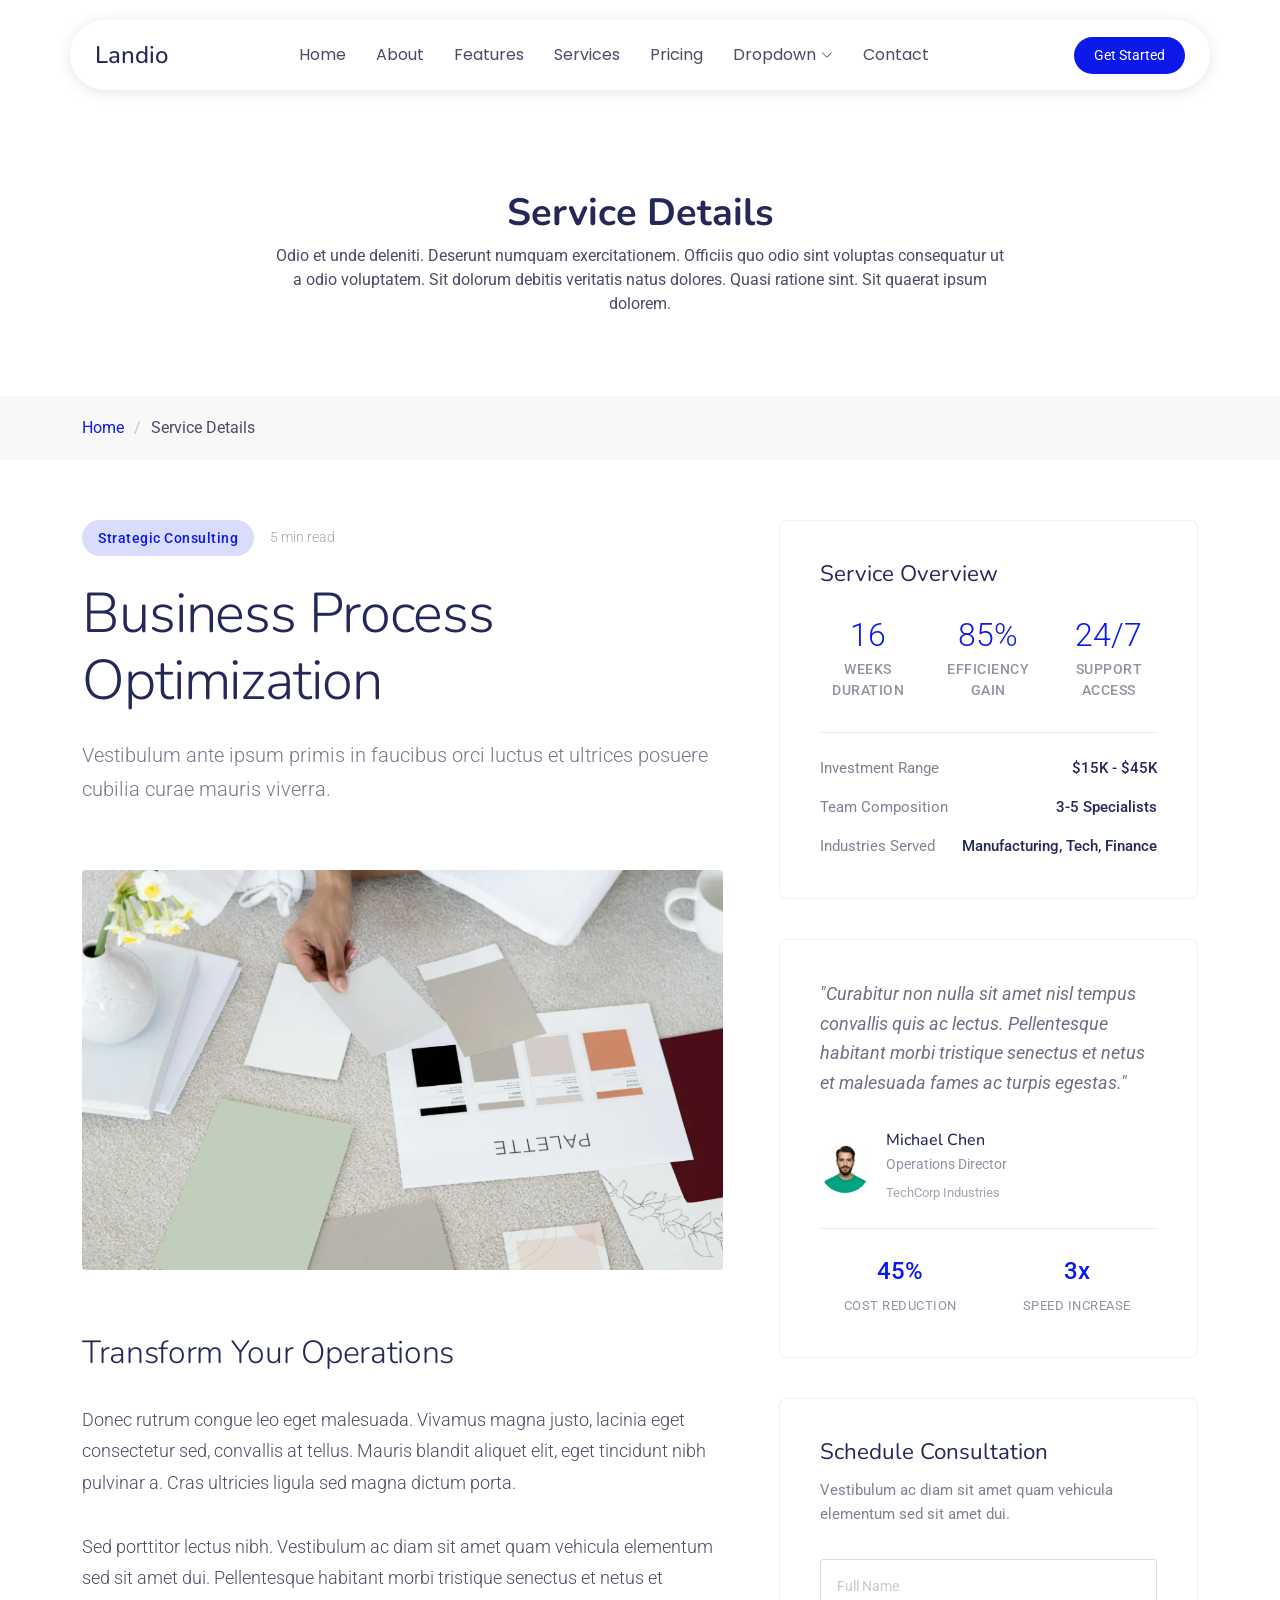
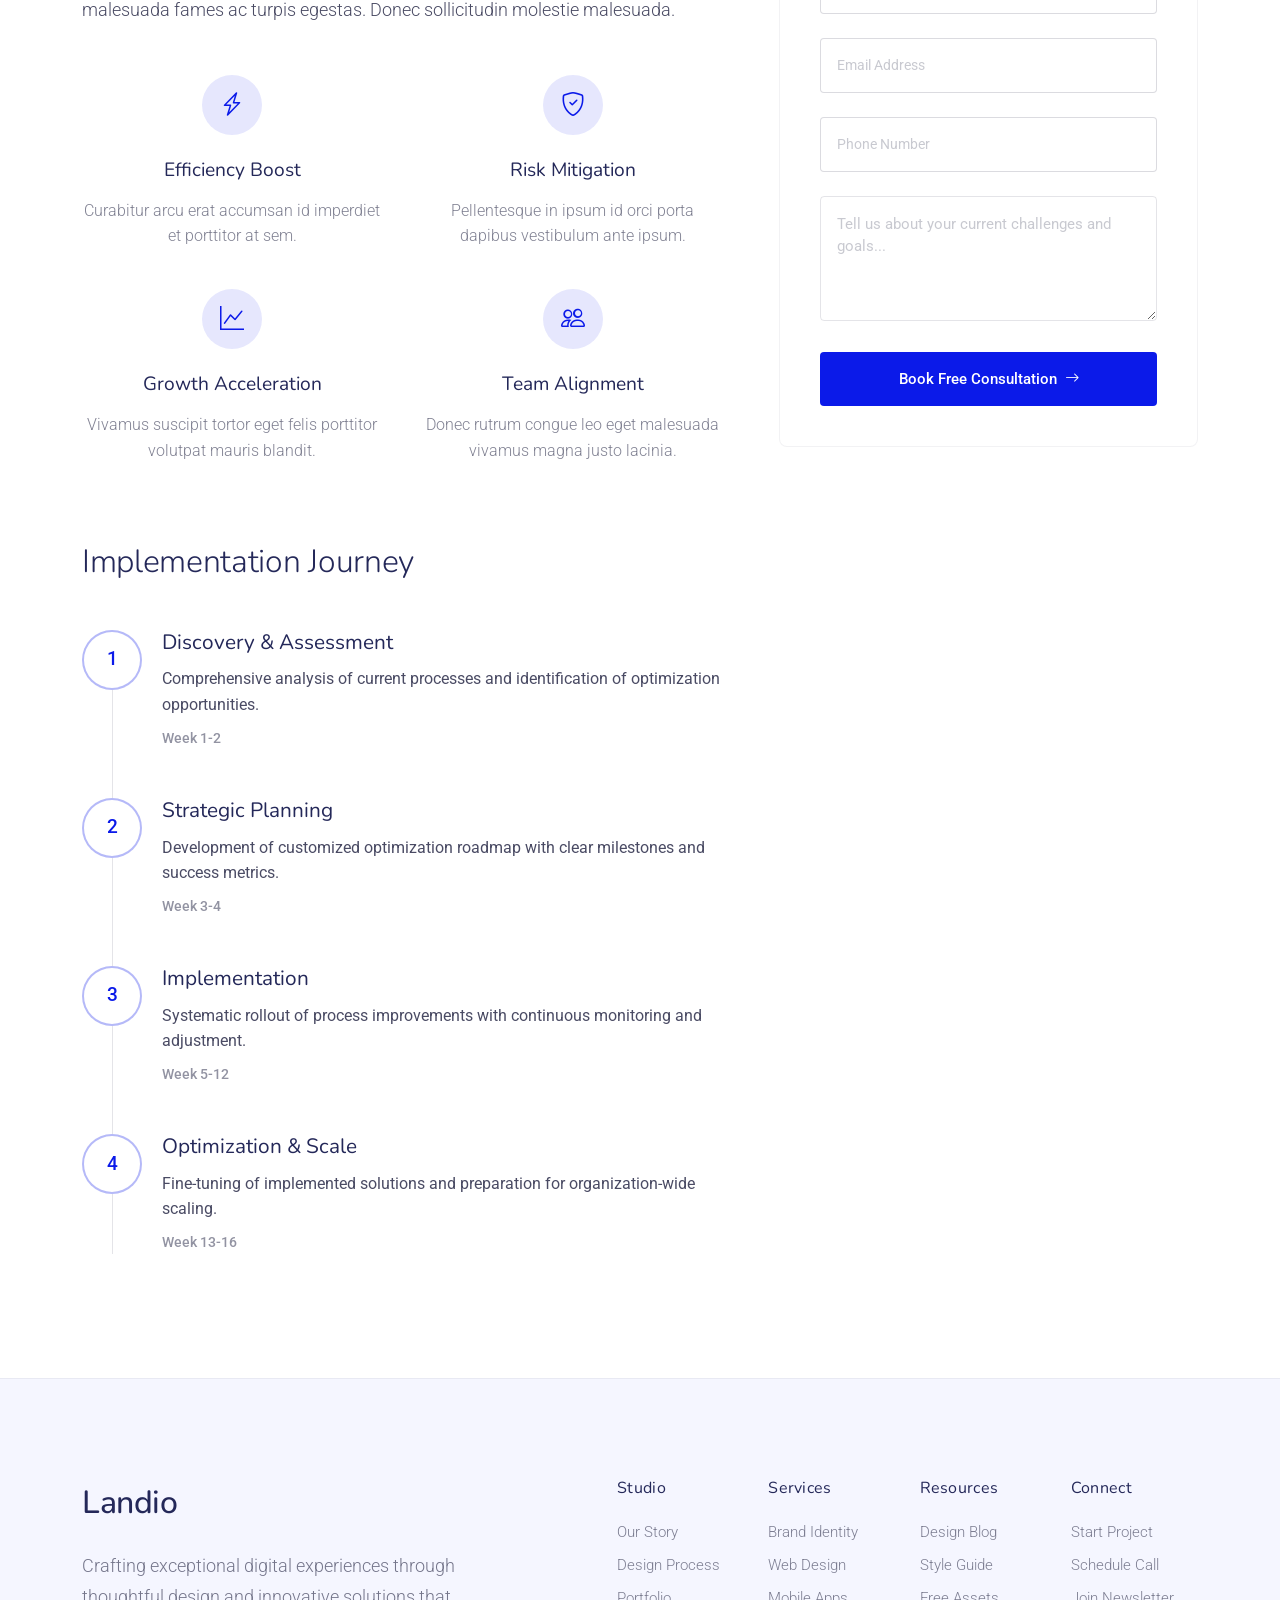
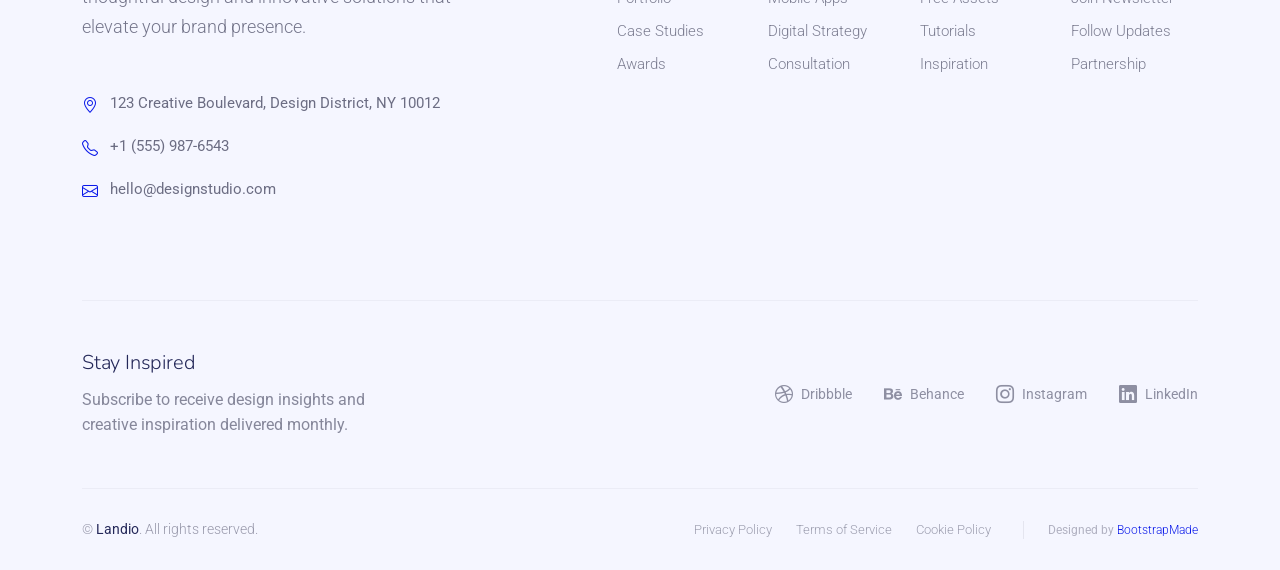
<file: Landio/service-details.html>
<!DOCTYPE html>
<html lang="en">

<head>
  <meta charset="utf-8">
  <meta content="width=device-width, initial-scale=1.0" name="viewport">
  <title>Service Details - Landio Bootstrap Template</title>
  <meta name="description" content="">
  <meta name="keywords" content="">

  <!-- Favicons -->
  <link href="assets/img/favicon.png" rel="icon">
  <link href="assets/img/apple-touch-icon.png" rel="apple-touch-icon">

  <!-- Fonts -->
  <link href="https://fonts.googleapis.com" rel="preconnect">
  <link href="https://fonts.gstatic.com" rel="preconnect" crossorigin>
  <link href="https://fonts.googleapis.com/css2?family=Roboto:ital,wght@0,100;0,300;0,400;0,500;0,700;0,900;1,100;1,300;1,400;1,500;1,700;1,900&family=Poppins:ital,wght@0,100;0,200;0,300;0,400;0,500;0,600;0,700;0,800;0,900;1,100;1,200;1,300;1,400;1,500;1,600;1,700;1,800;1,900&family=Nunito:ital,wght@0,200;0,300;0,400;0,500;0,600;0,700;0,800;0,900;1,200;1,300;1,400;1,500;1,600;1,700;1,800;1,900&display=swap" rel="stylesheet">

  <!-- Vendor CSS Files -->
  <link href="assets/vendor/bootstrap/css/bootstrap.min.css" rel="stylesheet">
  <link href="assets/vendor/bootstrap-icons/bootstrap-icons.css" rel="stylesheet">
  <link href="assets/vendor/aos/aos.css" rel="stylesheet">
  <link href="assets/vendor/swiper/swiper-bundle.min.css" rel="stylesheet">

  <!-- Main CSS File -->
  <link href="assets/css/main.css" rel="stylesheet">

  <!-- =======================================================
  * Template Name: Landio
  * Template URL: https://bootstrapmade.com/landio-bootstrap-landing-page-template/
  * Updated: Sep 06 2025 with Bootstrap v5.3.8
  * Author: BootstrapMade.com
  * License: https://bootstrapmade.com/license/
  ======================================================== -->
</head>

<body class="service-details-page">

  <header id="header" class="header d-flex align-items-center sticky-top">
    <div class="header-container container-fluid container-xl position-relative d-flex align-items-center justify-content-between">

      <a href="index.html" class="logo d-flex align-items-center me-auto me-xl-0">
        <!-- Uncomment the line below if you also wish to use an image logo -->
        <!-- <img src="assets/img/logo.webp" alt=""> -->
        <h1 class="sitename">Landio</h1>
      </a>

      <nav id="navmenu" class="navmenu">
        <ul>
          <li><a href="#hero">Home</a></li>
          <li><a href="#about">About</a></li>
          <li><a href="#features">Features</a></li>
          <li><a href="#services">Services</a></li>
          <li><a href="#pricing">Pricing</a></li>
          <li class="dropdown"><a href="#"><span>Dropdown</span> <i class="bi bi-chevron-down toggle-dropdown"></i></a>
            <ul>
              <li><a href="#">Dropdown 1</a></li>
              <li class="dropdown"><a href="#"><span>Deep Dropdown</span> <i class="bi bi-chevron-down toggle-dropdown"></i></a>
                <ul>
                  <li><a href="#">Deep Dropdown 1</a></li>
                  <li><a href="#">Deep Dropdown 2</a></li>
                  <li><a href="#">Deep Dropdown 3</a></li>
                  <li><a href="#">Deep Dropdown 4</a></li>
                  <li><a href="#">Deep Dropdown 5</a></li>
                </ul>
              </li>
              <li><a href="#">Dropdown 2</a></li>
              <li><a href="#">Dropdown 3</a></li>
              <li><a href="#">Dropdown 4</a></li>
            </ul>
          </li>
          <li><a href="#contact">Contact</a></li>
        </ul>
        <i class="mobile-nav-toggle d-xl-none bi bi-list"></i>
      </nav>

      <a class="btn-getstarted" href="#about">Get Started</a>

    </div>
  </header>

  <main class="main">

    <!-- Page Title -->
    <div class="page-title">
      <div class="heading">
        <div class="container">
          <div class="row d-flex justify-content-center text-center">
            <div class="col-lg-8">
              <h1 class="heading-title">Service Details</h1>
              <p class="mb-0">
                Odio et unde deleniti. Deserunt numquam exercitationem. Officiis quo
                odio sint voluptas consequatur ut a odio voluptatem. Sit dolorum
                debitis veritatis natus dolores. Quasi ratione sint. Sit quaerat
                ipsum dolorem.
              </p>
            </div>
          </div>
        </div>
      </div>
      <nav class="breadcrumbs">
        <div class="container">
          <ol>
            <li><a href="index.html">Home</a></li>
            <li class="current">Service Details</li>
          </ol>
        </div>
      </nav>
    </div><!-- End Page Title -->

    <!-- Service Details Section -->
    <section id="service-details" class="service-details section">

      <div class="container" data-aos="fade-up" data-aos-delay="100">

        <div class="row">

          <!-- Main Content Area -->
          <div class="col-lg-7">

            <!-- Hero Service Introduction -->
            <div class="service-hero" data-aos="fade-up" data-aos-delay="100">
              <div class="service-meta">
                <span class="service-category">Strategic Consulting</span>
                <span class="reading-time">5 min read</span>
              </div>
              <h1>Business Process Optimization</h1>
              <p class="service-description">Vestibulum ante ipsum primis in faucibus orci luctus et ultrices posuere cubilia curae mauris viverra.</p>
            </div>

            <!-- Service Visual -->
            <div class="service-visual" data-aos="zoom-in" data-aos-delay="200">
              <img src="assets/img/services/services-5.webp" alt="Business Process Optimization" class="img-fluid">
            </div>

            <!-- Service Content -->
            <div class="service-narrative" data-aos="fade-up" data-aos-delay="300">
              <h3>Transform Your Operations</h3>
              <p>Donec rutrum congue leo eget malesuada. Vivamus magna justo, lacinia eget consectetur sed, convallis at tellus. Mauris blandit aliquet elit, eget tincidunt nibh pulvinar a. Cras ultricies ligula sed magna dictum porta.</p>

              <p>Sed porttitor lectus nibh. Vestibulum ac diam sit amet quam vehicula elementum sed sit amet dui. Pellentesque habitant morbi tristique senectus et netus et malesuada fames ac turpis egestas. Donec sollicitudin molestie malesuada.</p>

              <!-- Key Benefits Grid -->
              <div class="benefits-grid" data-aos="fade-up" data-aos-delay="400">
                <div class="benefit-card">
                  <div class="benefit-icon">
                    <i class="bi bi-lightning-charge"></i>
                  </div>
                  <h4>Efficiency Boost</h4>
                  <p>Curabitur arcu erat accumsan id imperdiet et porttitor at sem.</p>
                </div>

                <div class="benefit-card">
                  <div class="benefit-icon">
                    <i class="bi bi-shield-check"></i>
                  </div>
                  <h4>Risk Mitigation</h4>
                  <p>Pellentesque in ipsum id orci porta dapibus vestibulum ante ipsum.</p>
                </div>

                <div class="benefit-card">
                  <div class="benefit-icon">
                    <i class="bi bi-graph-up"></i>
                  </div>
                  <h4>Growth Acceleration</h4>
                  <p>Vivamus suscipit tortor eget felis porttitor volutpat mauris blandit.</p>
                </div>

                <div class="benefit-card">
                  <div class="benefit-icon">
                    <i class="bi bi-people"></i>
                  </div>
                  <h4>Team Alignment</h4>
                  <p>Donec rutrum congue leo eget malesuada vivamus magna justo lacinia.</p>
                </div>
              </div>

            </div>

            <!-- Implementation Timeline -->
            <div class="timeline-section" data-aos="fade-up" data-aos-delay="500">
              <h3>Implementation Journey</h3>
              <div class="timeline">
                <div class="timeline-item">
                  <div class="timeline-marker">
                    <span>1</span>
                  </div>
                  <div class="timeline-content">
                    <h4>Discovery &amp; Assessment</h4>
                    <p>Comprehensive analysis of current processes and identification of optimization opportunities.</p>
                    <small>Week 1-2</small>
                  </div>
                </div>

                <div class="timeline-item">
                  <div class="timeline-marker">
                    <span>2</span>
                  </div>
                  <div class="timeline-content">
                    <h4>Strategic Planning</h4>
                    <p>Development of customized optimization roadmap with clear milestones and success metrics.</p>
                    <small>Week 3-4</small>
                  </div>
                </div>

                <div class="timeline-item">
                  <div class="timeline-marker">
                    <span>3</span>
                  </div>
                  <div class="timeline-content">
                    <h4>Implementation</h4>
                    <p>Systematic rollout of process improvements with continuous monitoring and adjustment.</p>
                    <small>Week 5-12</small>
                  </div>
                </div>

                <div class="timeline-item">
                  <div class="timeline-marker">
                    <span>4</span>
                  </div>
                  <div class="timeline-content">
                    <h4>Optimization &amp; Scale</h4>
                    <p>Fine-tuning of implemented solutions and preparation for organization-wide scaling.</p>
                    <small>Week 13-16</small>
                  </div>
                </div>
              </div>
            </div>

          </div><!-- End Main Content -->

          <!-- Service Sidebar -->
          <div class="col-lg-5">
            <div class="service-sidebar" data-aos="fade-up" data-aos-delay="200">

              <!-- Service Overview Card -->
              <div class="overview-card">
                <div class="overview-header">
                  <h4>Service Overview</h4>
                </div>
                <div class="overview-stats">
                  <div class="stat-item">
                    <div class="stat-number">16</div>
                    <div class="stat-label">Weeks Duration</div>
                  </div>
                  <div class="stat-item">
                    <div class="stat-number">85%</div>
                    <div class="stat-label">Efficiency Gain</div>
                  </div>
                  <div class="stat-item">
                    <div class="stat-number">24/7</div>
                    <div class="stat-label">Support Access</div>
                  </div>
                </div>

                <div class="overview-details">
                  <div class="detail-row">
                    <span class="detail-label">Investment Range</span>
                    <span class="detail-value">$15K - $45K</span>
                  </div>
                  <div class="detail-row">
                    <span class="detail-label">Team Composition</span>
                    <span class="detail-value">3-5 Specialists</span>
                  </div>
                  <div class="detail-row">
                    <span class="detail-label">Industries Served</span>
                    <span class="detail-value">Manufacturing, Tech, Finance</span>
                  </div>
                </div>
              </div>

              <!-- Client Success Story -->
              <div class="success-story">
                <div class="story-quote">
                  <p>"Curabitur non nulla sit amet nisl tempus convallis quis ac lectus. Pellentesque habitant morbi tristique senectus et netus et malesuada fames ac turpis egestas."</p>
                </div>
                <div class="story-author">
                  <img src="assets/img/person/person-m-8.webp" alt="Michael Chen" class="author-avatar">
                  <div class="author-details">
                    <h5>Michael Chen</h5>
                    <span>Operations Director</span>
                    <small>TechCorp Industries</small>
                  </div>
                </div>
                <div class="story-metrics">
                  <div class="metric">
                    <span class="metric-value">45%</span>
                    <span class="metric-label">Cost Reduction</span>
                  </div>
                  <div class="metric">
                    <span class="metric-value">3x</span>
                    <span class="metric-label">Speed Increase</span>
                  </div>
                </div>
              </div>

              <!-- Consultation Form -->
              <div class="consultation-form">
                <div class="form-header">
                  <h4>Schedule Consultation</h4>
                  <p>Vestibulum ac diam sit amet quam vehicula elementum sed sit amet dui.</p>
                </div>

                <form action="forms/consultation.php" method="post" class="php-email-form">
                  <div class="form-group">
                    <input type="text" name="name" class="form-input" placeholder="Full Name" required="">
                  </div>

                  <div class="form-group">
                    <input type="email" name="email" class="form-input" placeholder="Email Address" required="">
                  </div>

                  <div class="form-group">
                    <input type="tel" name="phone" class="form-input" placeholder="Phone Number">
                  </div>

                  <input type="hidden" name="subject" value="Business Process Optimization Consultation">

                  <div class="form-group">
                    <textarea name="message" class="form-input" rows="4" placeholder="Tell us about your current challenges and goals..." required=""></textarea>
                  </div>

                  <div class="loading">Loading</div>
                  <div class="error-message"></div>
                  <div class="sent-message">Your consultation request has been sent. Thank you!</div>

                  <button type="submit" class="btn-consultation">
                    <span>Book Free Consultation</span>
                    <i class="bi bi-arrow-right"></i>
                  </button>
                </form>
              </div>

            </div>
          </div><!-- End Sidebar -->

        </div>

      </div>

    </section><!-- /Service Details Section -->

  </main>

  <footer id="footer" class="footer position-relative light-background">

    <div class="container">

      <div class="footer-main" data-aos="fade-up" data-aos-delay="100">
        <div class="row align-items-start">

          <div class="col-lg-5">
            <div class="brand-section">
              <a href="index.html" class="logo d-flex align-items-center mb-4">
                <span class="sitename">Landio</span>
              </a>
              <p class="brand-description">Crafting exceptional digital experiences through thoughtful design and innovative solutions that elevate your brand presence.</p>

              <div class="contact-info mt-5">
                <div class="contact-item">
                  <i class="bi bi-geo-alt"></i>
                  <span>123 Creative Boulevard, Design District, NY 10012</span>
                </div>
                <div class="contact-item">
                  <i class="bi bi-telephone"></i>
                  <span>+1 (555) 987-6543</span>
                </div>
                <div class="contact-item">
                  <i class="bi bi-envelope"></i>
                  <span>hello@designstudio.com</span>
                </div>
              </div>
            </div>
          </div>

          <div class="col-lg-7">
            <div class="footer-nav-wrapper">
              <div class="row">

                <div class="col-6 col-lg-3">
                  <div class="nav-column">
                    <h6>Studio</h6>
                    <nav class="footer-nav">
                      <a href="#">Our Story</a>
                      <a href="#">Design Process</a>
                      <a href="#">Portfolio</a>
                      <a href="#">Case Studies</a>
                      <a href="#">Awards</a>
                    </nav>
                  </div>
                </div>

                <div class="col-6 col-lg-3">
                  <div class="nav-column">
                    <h6>Services</h6>
                    <nav class="footer-nav">
                      <a href="#">Brand Identity</a>
                      <a href="#">Web Design</a>
                      <a href="#">Mobile Apps</a>
                      <a href="#">Digital Strategy</a>
                      <a href="#">Consultation</a>
                    </nav>
                  </div>
                </div>

                <div class="col-6 col-lg-3">
                  <div class="nav-column">
                    <h6>Resources</h6>
                    <nav class="footer-nav">
                      <a href="#">Design Blog</a>
                      <a href="#">Style Guide</a>
                      <a href="#">Free Assets</a>
                      <a href="#">Tutorials</a>
                      <a href="#">Inspiration</a>
                    </nav>
                  </div>
                </div>

                <div class="col-6 col-lg-3">
                  <div class="nav-column">
                    <h6>Connect</h6>
                    <nav class="footer-nav">
                      <a href="#">Start Project</a>
                      <a href="#">Schedule Call</a>
                      <a href="#">Join Newsletter</a>
                      <a href="#">Follow Updates</a>
                      <a href="#">Partnership</a>
                    </nav>
                  </div>
                </div>

              </div>
            </div>
          </div>

        </div>
      </div>

      <div class="footer-social" data-aos="fade-up" data-aos-delay="200">
        <div class="row align-items-center">

          <div class="col-lg-6">
            <div class="newsletter-section">
              <h5>Stay Inspired</h5>
              <p>Subscribe to receive design insights and creative inspiration delivered monthly.</p>
            </div>
          </div>

          <div class="col-lg-6">
            <div class="social-section">
              <div class="social-links">
                <a href="#" aria-label="Dribbble" class="social-link">
                  <i class="bi bi-dribbble"></i>
                  <span>Dribbble</span>
                </a>
                <a href="#" aria-label="Behance" class="social-link">
                  <i class="bi bi-behance"></i>
                  <span>Behance</span>
                </a>
                <a href="#" aria-label="Instagram" class="social-link">
                  <i class="bi bi-instagram"></i>
                  <span>Instagram</span>
                </a>
                <a href="#" aria-label="LinkedIn" class="social-link">
                  <i class="bi bi-linkedin"></i>
                  <span>LinkedIn</span>
                </a>
              </div>
            </div>
          </div>

        </div>
      </div>

    </div>

    <div class="footer-bottom">
      <div class="container">
        <div class="bottom-content" data-aos="fade-up" data-aos-delay="300">
          <div class="row align-items-center">

            <div class="col-lg-6">
              <div class="copyright">
                <p>© <span class="sitename">Landio</span>. All rights reserved.</p>
              </div>
            </div>

            <div class="col-lg-6">
              <div class="legal-links">
                <a href="#">Privacy Policy</a>
                <a href="#">Terms of Service</a>
                <a href="#">Cookie Policy</a>
                <div class="credits">
                  <!-- All the links in the footer should remain intact. -->
                  <!-- You can delete the links only if you've purchased the pro version. -->
                  <!-- Licensing information: https://bootstrapmade.com/license/ -->
                  <!-- Purchase the pro version with working PHP/AJAX contact form: [buy-url] -->
                  Designed by <a href="https://bootstrapmade.com/">BootstrapMade</a>
                </div>
              </div>
            </div>

          </div>
        </div>
      </div>
    </div>

  </footer>

  <!-- Scroll Top -->
  <a href="#" id="scroll-top" class="scroll-top d-flex align-items-center justify-content-center"><i class="bi bi-arrow-up-short"></i></a>

  <!-- Vendor JS Files -->
  <script src="assets/vendor/bootstrap/js/bootstrap.bundle.min.js"></script>
  <script src="assets/vendor/php-email-form/validate.js"></script>
  <script src="assets/vendor/aos/aos.js"></script>
  <script src="assets/vendor/swiper/swiper-bundle.min.js"></script>

  <!-- Main JS File -->
  <script src="assets/js/main.js"></script>

</body>

</html>
</file>
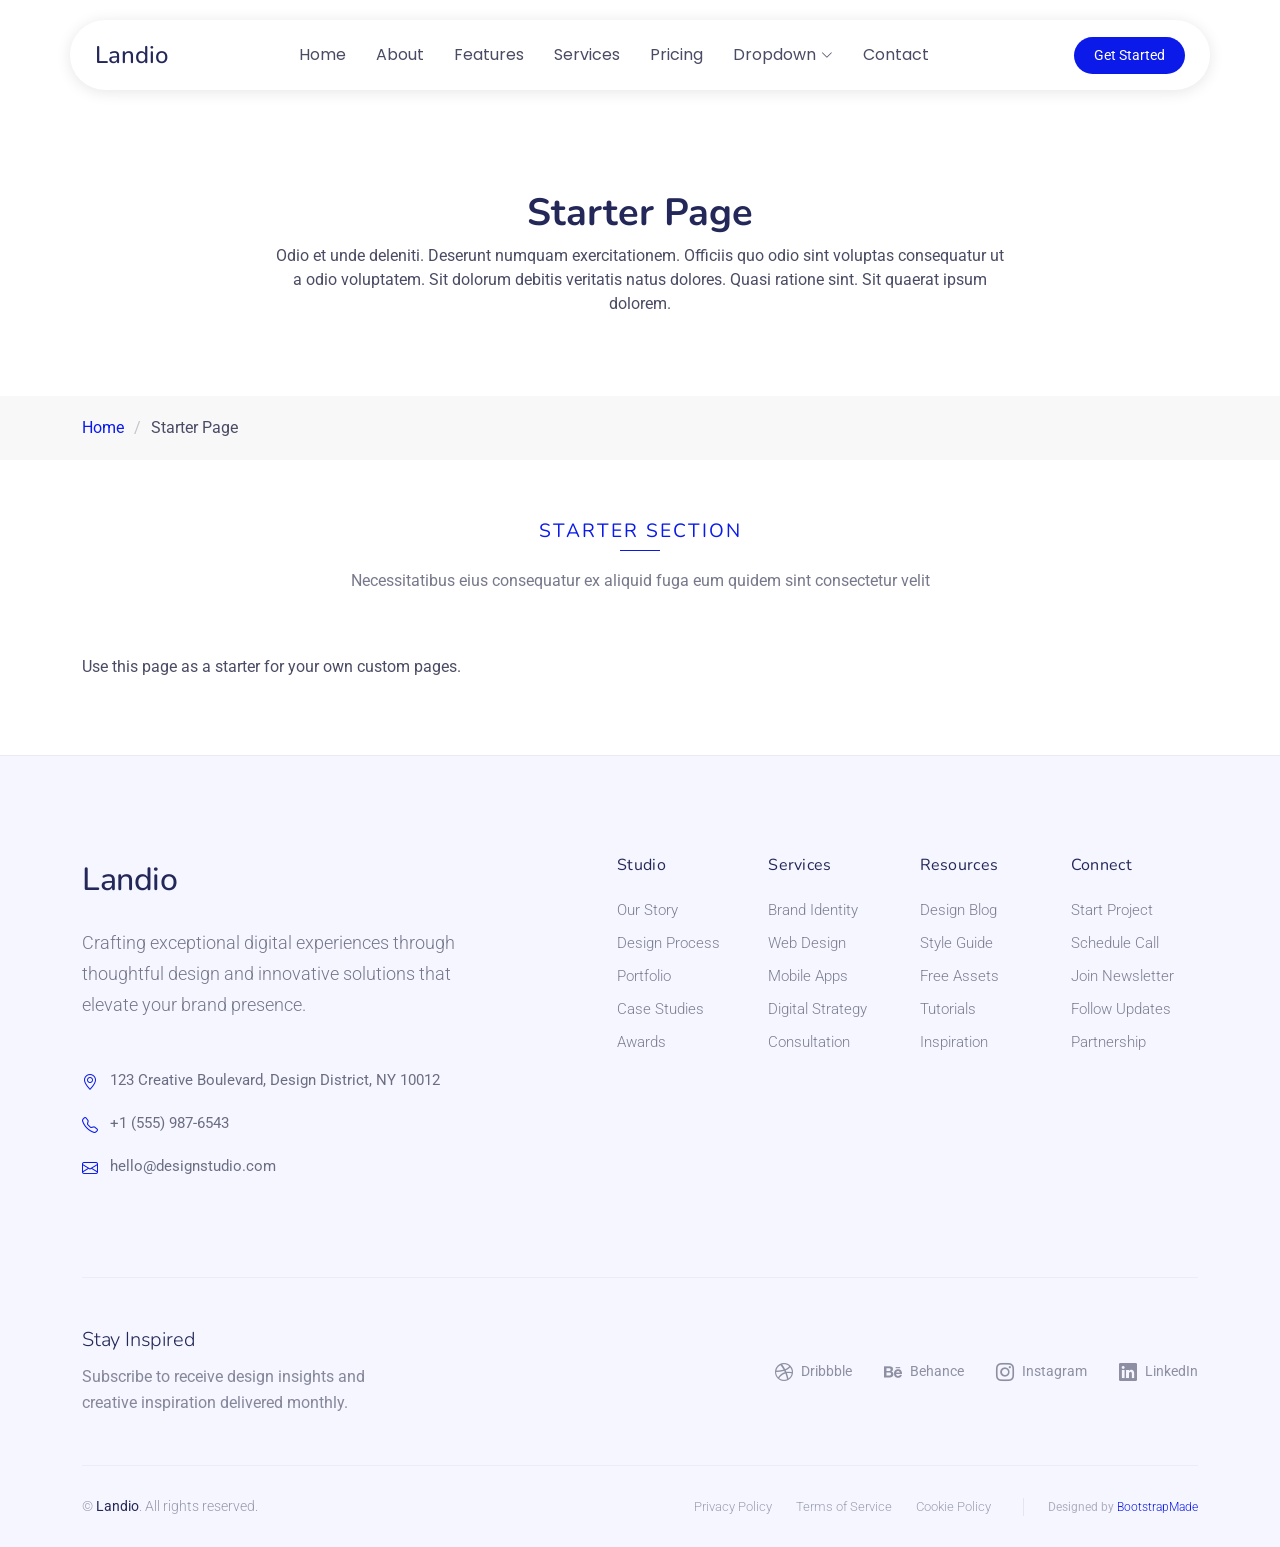
<file: Landio/starter-page.html>
<!DOCTYPE html>
<html lang="en">

<head>
  <meta charset="utf-8">
  <meta content="width=device-width, initial-scale=1.0" name="viewport">
  <title>Starter Page - Landio Bootstrap Template</title>
  <meta name="description" content="">
  <meta name="keywords" content="">

  <!-- Favicons -->
  <link href="assets/img/favicon.png" rel="icon">
  <link href="assets/img/apple-touch-icon.png" rel="apple-touch-icon">

  <!-- Fonts -->
  <link href="https://fonts.googleapis.com" rel="preconnect">
  <link href="https://fonts.gstatic.com" rel="preconnect" crossorigin>
  <link href="https://fonts.googleapis.com/css2?family=Roboto:ital,wght@0,100;0,300;0,400;0,500;0,700;0,900;1,100;1,300;1,400;1,500;1,700;1,900&family=Poppins:ital,wght@0,100;0,200;0,300;0,400;0,500;0,600;0,700;0,800;0,900;1,100;1,200;1,300;1,400;1,500;1,600;1,700;1,800;1,900&family=Nunito:ital,wght@0,200;0,300;0,400;0,500;0,600;0,700;0,800;0,900;1,200;1,300;1,400;1,500;1,600;1,700;1,800;1,900&display=swap" rel="stylesheet">

  <!-- Vendor CSS Files -->
  <link href="assets/vendor/bootstrap/css/bootstrap.min.css" rel="stylesheet">
  <link href="assets/vendor/bootstrap-icons/bootstrap-icons.css" rel="stylesheet">
  <link href="assets/vendor/aos/aos.css" rel="stylesheet">
  <link href="assets/vendor/swiper/swiper-bundle.min.css" rel="stylesheet">

  <!-- Main CSS File -->
  <link href="assets/css/main.css" rel="stylesheet">

  <!-- =======================================================
  * Template Name: Landio
  * Template URL: https://bootstrapmade.com/landio-bootstrap-landing-page-template/
  * Updated: Sep 06 2025 with Bootstrap v5.3.8
  * Author: BootstrapMade.com
  * License: https://bootstrapmade.com/license/
  ======================================================== -->
</head>

<body class="starter-page-page">

  <header id="header" class="header d-flex align-items-center sticky-top">
    <div class="header-container container-fluid container-xl position-relative d-flex align-items-center justify-content-between">

      <a href="index.html" class="logo d-flex align-items-center me-auto me-xl-0">
        <!-- Uncomment the line below if you also wish to use an image logo -->
        <!-- <img src="assets/img/logo.webp" alt=""> -->
        <h1 class="sitename">Landio</h1>
      </a>

      <nav id="navmenu" class="navmenu">
        <ul>
          <li><a href="#hero">Home</a></li>
          <li><a href="#about">About</a></li>
          <li><a href="#features">Features</a></li>
          <li><a href="#services">Services</a></li>
          <li><a href="#pricing">Pricing</a></li>
          <li class="dropdown"><a href="#"><span>Dropdown</span> <i class="bi bi-chevron-down toggle-dropdown"></i></a>
            <ul>
              <li><a href="#">Dropdown 1</a></li>
              <li class="dropdown"><a href="#"><span>Deep Dropdown</span> <i class="bi bi-chevron-down toggle-dropdown"></i></a>
                <ul>
                  <li><a href="#">Deep Dropdown 1</a></li>
                  <li><a href="#">Deep Dropdown 2</a></li>
                  <li><a href="#">Deep Dropdown 3</a></li>
                  <li><a href="#">Deep Dropdown 4</a></li>
                  <li><a href="#">Deep Dropdown 5</a></li>
                </ul>
              </li>
              <li><a href="#">Dropdown 2</a></li>
              <li><a href="#">Dropdown 3</a></li>
              <li><a href="#">Dropdown 4</a></li>
            </ul>
          </li>
          <li><a href="#contact">Contact</a></li>
        </ul>
        <i class="mobile-nav-toggle d-xl-none bi bi-list"></i>
      </nav>

      <a class="btn-getstarted" href="#about">Get Started</a>

    </div>
  </header>

  <main class="main">

    <!-- Page Title -->
    <div class="page-title">
      <div class="heading">
        <div class="container">
          <div class="row d-flex justify-content-center text-center">
            <div class="col-lg-8">
              <h1 class="heading-title">Starter Page</h1>
              <p class="mb-0">
                Odio et unde deleniti. Deserunt numquam exercitationem. Officiis quo
                odio sint voluptas consequatur ut a odio voluptatem. Sit dolorum
                debitis veritatis natus dolores. Quasi ratione sint. Sit quaerat
                ipsum dolorem.
              </p>
            </div>
          </div>
        </div>
      </div>
      <nav class="breadcrumbs">
        <div class="container">
          <ol>
            <li><a href="index.html">Home</a></li>
            <li class="current">Starter Page</li>
          </ol>
        </div>
      </nav>
    </div><!-- End Page Title -->

    <!-- Starter Section Section -->
    <section id="starter-section" class="starter-section section">

      <!-- Section Title -->
      <div class="container section-title" data-aos="fade-up">
        <h2>Starter Section</h2>
        <p>Necessitatibus eius consequatur ex aliquid fuga eum quidem sint consectetur velit</p>
      </div><!-- End Section Title -->

      <div class="container" data-aos="fade-up">
        <p>Use this page as a starter for your own custom pages.</p>
      </div>

    </section><!-- /Starter Section Section -->

  </main>

  <footer id="footer" class="footer position-relative light-background">

    <div class="container">

      <div class="footer-main" data-aos="fade-up" data-aos-delay="100">
        <div class="row align-items-start">

          <div class="col-lg-5">
            <div class="brand-section">
              <a href="index.html" class="logo d-flex align-items-center mb-4">
                <span class="sitename">Landio</span>
              </a>
              <p class="brand-description">Crafting exceptional digital experiences through thoughtful design and innovative solutions that elevate your brand presence.</p>

              <div class="contact-info mt-5">
                <div class="contact-item">
                  <i class="bi bi-geo-alt"></i>
                  <span>123 Creative Boulevard, Design District, NY 10012</span>
                </div>
                <div class="contact-item">
                  <i class="bi bi-telephone"></i>
                  <span>+1 (555) 987-6543</span>
                </div>
                <div class="contact-item">
                  <i class="bi bi-envelope"></i>
                  <span>hello@designstudio.com</span>
                </div>
              </div>
            </div>
          </div>

          <div class="col-lg-7">
            <div class="footer-nav-wrapper">
              <div class="row">

                <div class="col-6 col-lg-3">
                  <div class="nav-column">
                    <h6>Studio</h6>
                    <nav class="footer-nav">
                      <a href="#">Our Story</a>
                      <a href="#">Design Process</a>
                      <a href="#">Portfolio</a>
                      <a href="#">Case Studies</a>
                      <a href="#">Awards</a>
                    </nav>
                  </div>
                </div>

                <div class="col-6 col-lg-3">
                  <div class="nav-column">
                    <h6>Services</h6>
                    <nav class="footer-nav">
                      <a href="#">Brand Identity</a>
                      <a href="#">Web Design</a>
                      <a href="#">Mobile Apps</a>
                      <a href="#">Digital Strategy</a>
                      <a href="#">Consultation</a>
                    </nav>
                  </div>
                </div>

                <div class="col-6 col-lg-3">
                  <div class="nav-column">
                    <h6>Resources</h6>
                    <nav class="footer-nav">
                      <a href="#">Design Blog</a>
                      <a href="#">Style Guide</a>
                      <a href="#">Free Assets</a>
                      <a href="#">Tutorials</a>
                      <a href="#">Inspiration</a>
                    </nav>
                  </div>
                </div>

                <div class="col-6 col-lg-3">
                  <div class="nav-column">
                    <h6>Connect</h6>
                    <nav class="footer-nav">
                      <a href="#">Start Project</a>
                      <a href="#">Schedule Call</a>
                      <a href="#">Join Newsletter</a>
                      <a href="#">Follow Updates</a>
                      <a href="#">Partnership</a>
                    </nav>
                  </div>
                </div>

              </div>
            </div>
          </div>

        </div>
      </div>

      <div class="footer-social" data-aos="fade-up" data-aos-delay="200">
        <div class="row align-items-center">

          <div class="col-lg-6">
            <div class="newsletter-section">
              <h5>Stay Inspired</h5>
              <p>Subscribe to receive design insights and creative inspiration delivered monthly.</p>
            </div>
          </div>

          <div class="col-lg-6">
            <div class="social-section">
              <div class="social-links">
                <a href="#" aria-label="Dribbble" class="social-link">
                  <i class="bi bi-dribbble"></i>
                  <span>Dribbble</span>
                </a>
                <a href="#" aria-label="Behance" class="social-link">
                  <i class="bi bi-behance"></i>
                  <span>Behance</span>
                </a>
                <a href="#" aria-label="Instagram" class="social-link">
                  <i class="bi bi-instagram"></i>
                  <span>Instagram</span>
                </a>
                <a href="#" aria-label="LinkedIn" class="social-link">
                  <i class="bi bi-linkedin"></i>
                  <span>LinkedIn</span>
                </a>
              </div>
            </div>
          </div>

        </div>
      </div>

    </div>

    <div class="footer-bottom">
      <div class="container">
        <div class="bottom-content" data-aos="fade-up" data-aos-delay="300">
          <div class="row align-items-center">

            <div class="col-lg-6">
              <div class="copyright">
                <p>© <span class="sitename">Landio</span>. All rights reserved.</p>
              </div>
            </div>

            <div class="col-lg-6">
              <div class="legal-links">
                <a href="#">Privacy Policy</a>
                <a href="#">Terms of Service</a>
                <a href="#">Cookie Policy</a>
                <div class="credits">
                  <!-- All the links in the footer should remain intact. -->
                  <!-- You can delete the links only if you've purchased the pro version. -->
                  <!-- Licensing information: https://bootstrapmade.com/license/ -->
                  <!-- Purchase the pro version with working PHP/AJAX contact form: [buy-url] -->
                  Designed by <a href="https://bootstrapmade.com/">BootstrapMade</a>
                </div>
              </div>
            </div>

          </div>
        </div>
      </div>
    </div>

  </footer>

  <!-- Scroll Top -->
  <a href="#" id="scroll-top" class="scroll-top d-flex align-items-center justify-content-center"><i class="bi bi-arrow-up-short"></i></a>

  <!-- Vendor JS Files -->
  <script src="assets/vendor/bootstrap/js/bootstrap.bundle.min.js"></script>
  <script src="assets/vendor/php-email-form/validate.js"></script>
  <script src="assets/vendor/aos/aos.js"></script>
  <script src="assets/vendor/swiper/swiper-bundle.min.js"></script>

  <!-- Main JS File -->
  <script src="assets/js/main.js"></script>

</body>

</html>
</file>
<file: Landio/assets/css/main.css>
/**
* Template Name: Landio
* Template URL: https://bootstrapmade.com/landio-bootstrap-landing-page-template/
* Updated: Sep 06 2025 with Bootstrap v5.3.8
* Author: BootstrapMade.com
* License: https://bootstrapmade.com/license/
*/

/*--------------------------------------------------------------
# Font & Color Variables
# Help: https://bootstrapmade.com/color-system/
--------------------------------------------------------------*/
/* Fonts */
:root {
  --default-font: "Roboto",  system-ui, -apple-system, "Segoe UI", Roboto, "Helvetica Neue", Arial, "Noto Sans", "Liberation Sans", sans-serif, "Apple Color Emoji", "Segoe UI Emoji", "Segoe UI Symbol", "Noto Color Emoji";
  --heading-font: "Nunito",  sans-serif;
  --nav-font: "Poppins",  sans-serif;
}

/* Global Colors - The following color variables are used throughout the website. Updating them here will change the color scheme of the entire website */
:root { 
  --background-color: #ffffff; /* Background color for the entire website, including individual sections */
  --default-color: #4a4b64; /* Default color used for the majority of the text content across the entire website */
  --heading-color: #242859; /* Color for headings, subheadings and title throughout the website */
  --accent-color: #0b1ae9; /* Accent color that represents your brand on the website. It's used for buttons, links, and other elements that need to stand out */
  --surface-color: #ffffff; /* The surface color is used as a background of boxed elements within sections, such as cards, icon boxes, or other elements that require a visual separation from the global background. */
  --contrast-color: #ffffff; /* Contrast color for text, ensuring readability against backgrounds of accent, heading, or default colors. */
}

/* Nav Menu Colors - The following color variables are used specifically for the navigation menu. They are separate from the global colors to allow for more customization options */
:root {
  --nav-color: #4a4b64;  /* The default color of the main navmenu links */
  --nav-hover-color: #0b1ae9; /* Applied to main navmenu links when they are hovered over or active */
  --nav-mobile-background-color: #ffffff; /* Used as the background color for mobile navigation menu */
  --nav-dropdown-background-color: #ffffff; /* Used as the background color for dropdown items that appear when hovering over primary navigation items */
  --nav-dropdown-color: #4a4b64; /* Used for navigation links of the dropdown items in the navigation menu. */
  --nav-dropdown-hover-color: #0b1ae9; /* Similar to --nav-hover-color, this color is applied to dropdown navigation links when they are hovered over. */
}

/* Color Presets - These classes override global colors when applied to any section or element, providing reuse of the sam color scheme. */

.light-background {
  --background-color: #f5f6ff;
  --surface-color: #ffffff;
}

.dark-background {
  --background-color: #0e1030;
  --default-color: #ffffff;
  --heading-color: #ffffff;
  --surface-color: #0f302f;
  --contrast-color: #ffffff;
}

/* Smooth scroll */
:root {
  scroll-behavior: smooth;
}

/*--------------------------------------------------------------
# General Styling & Shared Classes
--------------------------------------------------------------*/
body {
  color: var(--default-color);
  background-color: var(--background-color);
  font-family: var(--default-font);
}

a {
  color: var(--accent-color);
  text-decoration: none;
  transition: 0.3s;
}

a:hover {
  color: color-mix(in srgb, var(--accent-color), transparent 25%);
  text-decoration: none;
}

h1,
h2,
h3,
h4,
h5,
h6 {
  color: var(--heading-color);
  font-family: var(--heading-font);
}

/* PHP Email Form Messages
------------------------------*/
.php-email-form .error-message {
  display: none;
  background: #df1529;
  color: #ffffff;
  text-align: left;
  padding: 15px;
  margin-bottom: 24px;
  font-weight: 600;
}

.php-email-form .sent-message {
  display: none;
  color: #ffffff;
  background: #059652;
  text-align: center;
  padding: 15px;
  margin-bottom: 24px;
  font-weight: 600;
}

.php-email-form .loading {
  display: none;
  background: var(--surface-color);
  text-align: center;
  padding: 15px;
  margin-bottom: 24px;
}

.php-email-form .loading:before {
  content: "";
  display: inline-block;
  border-radius: 50%;
  width: 24px;
  height: 24px;
  margin: 0 10px -6px 0;
  border: 3px solid var(--accent-color);
  border-top-color: var(--surface-color);
  animation: php-email-form-loading 1s linear infinite;
}

@keyframes php-email-form-loading {
  0% {
    transform: rotate(0deg);
  }

  100% {
    transform: rotate(360deg);
  }
}

/*--------------------------------------------------------------
# Global Header
--------------------------------------------------------------*/
.header {
  --background-color: rgba(255, 255, 255, 0);
  color: var(--default-color);
  background-color: var(--background-color);
  padding: 20px 0;
  transition: all 0.5s;
  z-index: 997;
}

.header .header-container {
  background: var(--surface-color);
  border-radius: 50px;
  padding: 5px 25px;
  box-shadow: 0px 2px 15px rgba(0, 0, 0, 0.1);
}

.header .logo {
  line-height: 1;
}

.header .logo img {
  max-height: 36px;
  margin-right: 8px;
}

.header .logo h1 {
  font-size: 24px;
  margin: 0;
  font-weight: 500;
  color: var(--heading-color);
}

.header .btn-getstarted,
.header .btn-getstarted:focus {
  color: var(--contrast-color);
  background: var(--accent-color);
  font-size: 14px;
  padding: 8px 20px;
  margin: 0 0 0 30px;
  border-radius: 50px;
  transition: 0.3s;
}

.header .btn-getstarted:hover,
.header .btn-getstarted:focus:hover {
  color: var(--contrast-color);
  background: color-mix(in srgb, var(--accent-color), transparent 15%);
}

@media (max-width: 1200px) {
  .header {
    padding-top: 10px;
  }

  .header .header-container {
    margin-left: 10px;
    margin-right: 10px;
    padding: 10px 5px 10px 15px;
  }

  .header .logo {
    order: 1;
  }

  .header .btn-getstarted {
    order: 2;
    margin: 0 10px 0 0;
    padding: 6px 15px;
  }

  .header .navmenu {
    order: 3;
  }
}

/* Global Header on Scroll
------------------------------*/
.scrolled .header {
  --background-color: #ffffff;
}

/* Index Page Header on Scroll
------------------------------*/
.index-page.scrolled .header {
  --background-color: #ffffff;
}

/*--------------------------------------------------------------
# Navigation Menu
--------------------------------------------------------------*/
/* Navmenu - Desktop */
@media (min-width: 1200px) {
  .navmenu {
    padding: 0;
  }

  .navmenu ul {
    margin: 0;
    padding: 0;
    display: flex;
    list-style: none;
    align-items: center;
  }

  .navmenu li {
    position: relative;
  }

  .navmenu a,
  .navmenu a:focus {
    color: var(--nav-color);
    padding: 18px 15px;
    font-size: 16px;
    font-family: var(--nav-font);
    font-weight: 400;
    display: flex;
    align-items: center;
    justify-content: space-between;
    white-space: nowrap;
    transition: 0.3s;
  }

  .navmenu a i,
  .navmenu a:focus i {
    font-size: 12px;
    line-height: 0;
    margin-left: 5px;
    transition: 0.3s;
  }

  .navmenu li:last-child a {
    padding-right: 0;
  }

  .navmenu li:hover>a,
  .navmenu .active,
  .navmenu .active:focus {
    color: var(--nav-hover-color);
  }

  .navmenu .dropdown ul {
    margin: 0;
    padding: 10px 0;
    background: var(--nav-dropdown-background-color);
    display: block;
    position: absolute;
    visibility: hidden;
    left: 14px;
    top: 130%;
    opacity: 0;
    transition: 0.3s;
    border-radius: 4px;
    z-index: 99;
    box-shadow: 0px 0px 30px rgba(0, 0, 0, 0.1);
  }

  .navmenu .dropdown ul li {
    min-width: 200px;
  }

  .navmenu .dropdown ul a {
    padding: 10px 20px;
    font-size: 15px;
    text-transform: none;
    color: var(--nav-dropdown-color);
  }

  .navmenu .dropdown ul a i {
    font-size: 12px;
  }

  .navmenu .dropdown ul a:hover,
  .navmenu .dropdown ul .active:hover,
  .navmenu .dropdown ul li:hover>a {
    color: var(--nav-dropdown-hover-color);
  }

  .navmenu .dropdown:hover>ul {
    opacity: 1;
    top: 100%;
    visibility: visible;
  }

  .navmenu .dropdown .dropdown ul {
    top: 0;
    left: -90%;
    visibility: hidden;
  }

  .navmenu .dropdown .dropdown:hover>ul {
    opacity: 1;
    top: 0;
    left: -100%;
    visibility: visible;
  }
}

/* Navmenu - Mobile */
@media (max-width: 1199px) {
  .mobile-nav-toggle {
    color: var(--nav-color);
    font-size: 28px;
    line-height: 0;
    margin-right: 10px;
    cursor: pointer;
    transition: color 0.3s;
  }

  .navmenu {
    padding: 0;
    z-index: 9997;
  }

  .navmenu ul {
    display: none;
    list-style: none;
    position: absolute;
    inset: 60px 20px 20px 20px;
    padding: 10px 0;
    margin: 0;
    border-radius: 6px;
    background-color: var(--nav-mobile-background-color);
    overflow-y: auto;
    transition: 0.3s;
    z-index: 9998;
    box-shadow: 0px 0px 30px rgba(0, 0, 0, 0.1);
  }

  .navmenu a,
  .navmenu a:focus {
    color: var(--nav-dropdown-color);
    padding: 10px 20px;
    font-family: var(--nav-font);
    font-size: 17px;
    font-weight: 500;
    display: flex;
    align-items: center;
    justify-content: space-between;
    white-space: nowrap;
    transition: 0.3s;
  }

  .navmenu a i,
  .navmenu a:focus i {
    font-size: 12px;
    line-height: 0;
    margin-left: 5px;
    width: 30px;
    height: 30px;
    display: flex;
    align-items: center;
    justify-content: center;
    border-radius: 50%;
    transition: 0.3s;
    background-color: color-mix(in srgb, var(--accent-color), transparent 90%);
  }

  .navmenu a i:hover,
  .navmenu a:focus i:hover {
    background-color: var(--accent-color);
    color: var(--contrast-color);
  }

  .navmenu a:hover,
  .navmenu .active,
  .navmenu .active:focus {
    color: var(--nav-dropdown-hover-color);
  }

  .navmenu .active i,
  .navmenu .active:focus i {
    background-color: var(--accent-color);
    color: var(--contrast-color);
    transform: rotate(180deg);
  }

  .navmenu .dropdown ul {
    position: static;
    display: none;
    z-index: 99;
    padding: 10px 0;
    margin: 10px 20px;
    background-color: var(--nav-dropdown-background-color);
    border: 1px solid color-mix(in srgb, var(--default-color), transparent 90%);
    box-shadow: none;
    transition: all 0.5s ease-in-out;
  }

  .navmenu .dropdown ul ul {
    background-color: rgba(33, 37, 41, 0.1);
  }

  .navmenu .dropdown>.dropdown-active {
    display: block;
    background-color: rgba(33, 37, 41, 0.03);
  }

  .mobile-nav-active {
    overflow: hidden;
  }

  .mobile-nav-active .mobile-nav-toggle {
    color: #fff;
    position: absolute;
    font-size: 32px;
    top: 15px;
    right: 15px;
    margin-right: 0;
    z-index: 9999;
  }

  .mobile-nav-active .navmenu {
    position: fixed;
    overflow: hidden;
    inset: 0;
    background: rgba(33, 37, 41, 0.8);
    transition: 0.3s;
  }

  .mobile-nav-active .navmenu>ul {
    display: block;
  }
}

/*--------------------------------------------------------------
# Global Footer
--------------------------------------------------------------*/
.footer {
  background: var(--background-color);
  color: var(--default-color);
  font-size: 15px;
  padding: 100px 0 0;
  border-top: 1px solid color-mix(in srgb, var(--default-color), transparent 92%);
}

.footer .footer-main {
  margin-bottom: 80px;
}

.footer .brand-section .logo {
  text-decoration: none;
}

.footer .brand-section .logo .sitename {
  font-family: var(--heading-font);
  font-size: 32px;
  font-weight: 500;
  color: var(--heading-color);
  letter-spacing: -0.5px;
}

.footer .brand-section .brand-description {
  font-size: 18px;
  line-height: 1.7;
  color: color-mix(in srgb, var(--default-color), transparent 25%);
  font-weight: 300;
  max-width: 380px;
  margin: 0;
}

.footer .brand-section .contact-info .contact-item {
  display: flex;
  align-items: flex-start;
  margin-bottom: 16px;
  font-size: 15px;
  color: color-mix(in srgb, var(--default-color), transparent 20%);
}

.footer .brand-section .contact-info .contact-item i {
  font-size: 16px;
  color: var(--accent-color);
  margin-right: 12px;
  margin-top: 3px;
  flex-shrink: 0;
}

.footer .brand-section .contact-info .contact-item span {
  line-height: 1.6;
}

.footer .footer-nav-wrapper {
  padding-left: 60px;
}

@media (max-width: 991px) {
  .footer .footer-nav-wrapper {
    padding-left: 0;
    margin-top: 50px;
  }
}

.footer .nav-column {
  margin-bottom: 40px;
}

.footer .nav-column h6 {
  font-family: var(--heading-font);
  font-size: 16px;
  font-weight: 400;
  color: var(--heading-color);
  margin-bottom: 24px;
  letter-spacing: 0.3px;
}

.footer .nav-column .footer-nav {
  display: flex;
  flex-direction: column;
  gap: 12px;
}

.footer .nav-column .footer-nav a {
  color: color-mix(in srgb, var(--default-color), transparent 30%);
  text-decoration: none;
  font-size: 15px;
  font-weight: 300;
  transition: all 0.3s ease;
  line-height: 1.4;
}

.footer .nav-column .footer-nav a:hover {
  color: var(--accent-color);
  transform: translateX(4px);
}

.footer .footer-social {
  padding: 50px 0;
  border-top: 1px solid color-mix(in srgb, var(--default-color), transparent 94%);
  border-bottom: 1px solid color-mix(in srgb, var(--default-color), transparent 94%);
}

.footer .footer-social .newsletter-section h5 {
  font-family: var(--heading-font);
  font-size: 20px;
  font-weight: 300;
  color: var(--heading-color);
  margin-bottom: 12px;
  letter-spacing: -0.2px;
}

.footer .footer-social .newsletter-section p {
  font-size: 16px;
  color: color-mix(in srgb, var(--default-color), transparent 35%);
  margin: 0;
  line-height: 1.6;
  max-width: 340px;
}

.footer .footer-social .social-section {
  display: flex;
  justify-content: flex-end;
}

@media (max-width: 991px) {
  .footer .footer-social .social-section {
    justify-content: flex-start;
    margin-top: 30px;
  }
}

.footer .footer-social .social-links {
  display: flex;
  gap: 32px;
  align-items: center;
}

@media (max-width: 576px) {
  .footer .footer-social .social-links {
    gap: 20px;
    flex-wrap: wrap;
  }
}

.footer .footer-social .social-links .social-link {
  display: flex;
  align-items: center;
  gap: 8px;
  text-decoration: none;
  color: color-mix(in srgb, var(--default-color), transparent 40%);
  font-size: 14px;
  font-weight: 400;
  transition: all 0.3s ease;
}

.footer .footer-social .social-links .social-link i {
  font-size: 18px;
  transition: all 0.3s ease;
}

.footer .footer-social .social-links .social-link span {
  transition: all 0.3s ease;
}

.footer .footer-social .social-links .social-link:hover {
  color: var(--accent-color);
  transform: translateY(-2px);
}

.footer .footer-social .social-links .social-link:hover i {
  transform: scale(1.1);
}

.footer .footer-bottom {
  padding: 30px 0;
}

.footer .footer-bottom .copyright p {
  margin: 0;
  font-size: 14px;
  color: color-mix(in srgb, var(--default-color), transparent 45%);
  font-weight: 300;
}

.footer .footer-bottom .copyright p .sitename {
  color: var(--heading-color);
  font-weight: 400;
}

.footer .footer-bottom .legal-links {
  display: flex;
  align-items: center;
  justify-content: flex-end;
  gap: 24px;
}

@media (max-width: 991px) {
  .footer .footer-bottom .legal-links {
    justify-content: flex-start;
    margin-top: 20px;
    flex-wrap: wrap;
  }
}

.footer .footer-bottom .legal-links a {
  font-size: 13px;
  color: color-mix(in srgb, var(--default-color), transparent 50%);
  text-decoration: none;
  font-weight: 300;
  transition: color 0.3s ease;
}

.footer .footer-bottom .legal-links a:hover {
  color: var(--accent-color);
}

.footer .footer-bottom .legal-links .credits {
  font-size: 12px;
  color: color-mix(in srgb, var(--default-color), transparent 60%);
  margin-left: 8px;
  padding-left: 24px;
  border-left: 1px solid color-mix(in srgb, var(--default-color), transparent 90%);
}

@media (max-width: 576px) {
  .footer .footer-bottom .legal-links .credits {
    margin-left: 0;
    padding-left: 0;
    border-left: none;
    width: 100%;
    margin-top: 12px;
  }
}

.footer .footer-bottom .legal-links .credits a {
  color: var(--accent-color);
  font-size: 12px;
}

.footer .footer-bottom .legal-links .credits a:hover {
  text-decoration: underline;
}

@media (max-width: 768px) {
  .footer {
    padding: 70px 0 0;
  }

  .footer .brand-section {
    text-align: center;
    margin-bottom: 50px;
  }

  .footer .brand-section .brand-description {
    max-width: none;
  }

  .footer .brand-section .contact-info {
    text-align: left;
    display: inline-block;
  }

  .footer .footer-nav-wrapper .nav-column {
    text-align: left;
  }

  .footer .footer-nav-wrapper .nav-column h6 {
    margin-bottom: 16px;
  }

  .footer .footer-nav-wrapper .nav-column .footer-nav {
    gap: 10px;
  }

  .footer .footer-social {
    text-align: center;
  }

  .footer .footer-social .newsletter-section p {
    max-width: none;
  }

  .footer .footer-social .social-links {
    justify-content: center;
  }

  .footer .footer-bottom {
    text-align: center;
  }

  .footer .footer-bottom .legal-links {
    justify-content: center;
  }
}

/*--------------------------------------------------------------
# Scroll Top Button
--------------------------------------------------------------*/
.scroll-top {
  position: fixed;
  visibility: hidden;
  opacity: 0;
  right: 15px;
  bottom: -15px;
  z-index: 99999;
  background-color: var(--accent-color);
  width: 44px;
  height: 44px;
  border-radius: 50px;
  transition: all 0.4s;
}

.scroll-top i {
  font-size: 24px;
  color: var(--contrast-color);
  line-height: 0;
}

.scroll-top:hover {
  background-color: color-mix(in srgb, var(--accent-color), transparent 20%);
  color: var(--contrast-color);
}

.scroll-top.active {
  visibility: visible;
  opacity: 1;
  bottom: 15px;
}

/*--------------------------------------------------------------
# Disable aos animation delay on mobile devices
--------------------------------------------------------------*/
@media screen and (max-width: 768px) {
  [data-aos-delay] {
    transition-delay: 0 !important;
  }
}

/*--------------------------------------------------------------
# Global Page Titles & Breadcrumbs
--------------------------------------------------------------*/
.page-title {
  color: var(--default-color);
  background-color: var(--background-color);
  position: relative;
}

.page-title .heading {
  padding: 80px 0;
}

.page-title .heading h1 {
  font-size: 38px;
  font-weight: 700;
}

.page-title nav {
  background-color: color-mix(in srgb, var(--default-color), transparent 96%);
  padding: 20px 0;
}

.page-title nav ol {
  display: flex;
  flex-wrap: wrap;
  list-style: none;
  padding: 0;
  margin: 0;
  font-size: 16px;
  font-weight: 400;
}

.page-title nav ol li+li {
  padding-left: 10px;
}

.page-title nav ol li+li::before {
  content: "/";
  display: inline-block;
  padding-right: 10px;
  color: color-mix(in srgb, var(--default-color), transparent 70%);
}

/*--------------------------------------------------------------
# Global Sections
--------------------------------------------------------------*/
section,
.section {
  color: var(--default-color);
  background-color: var(--background-color);
  padding: 60px 0;
  scroll-margin-top: 90px;
  overflow: clip;
}

@media (max-width: 1199px) {

  section,
  .section {
    scroll-margin-top: 66px;
  }
}

/*--------------------------------------------------------------
# Global Section Titles
--------------------------------------------------------------*/
.section-title {
  text-align: center;
  padding-bottom: 60px;
  position: relative;
}

.section-title h2 {
  display: inline-block;
  font-size: 1.2rem;
  font-weight: 400;
  color: var(--accent-color);
  text-transform: uppercase;
  letter-spacing: 2px;
  margin-bottom: 1.5rem;
  position: relative;
}

.section-title h2::after {
  content: "";
  position: absolute;
  bottom: -8px;
  left: 50%;
  transform: translateX(-50%);
  width: 40px;
  height: 1px;
  background: var(--accent-color);
}

.section-title p {
  font-size: 1rem;
  line-height: 1.8;
  color: color-mix(in srgb, var(--default-color), transparent 25%);
  max-width: 900px;
  margin: 0 auto;
  text-wrap: balance;
}

/*--------------------------------------------------------------
# Hero Section
--------------------------------------------------------------*/
.hero {
  padding-top: 140px;
  background: radial-gradient(ellipse at center, color-mix(in srgb, var(--accent-color), transparent 96%) 0%, var(--background-color) 70%);
  position: relative;
  overflow: hidden;
  padding-bottom: 80px;
}

.hero::before {
  content: "";
  position: absolute;
  top: -50%;
  right: -20%;
  width: 80%;
  height: 200%;
  background: linear-gradient(45deg, color-mix(in srgb, var(--accent-color), transparent 98%) 0%, transparent 40%);
  border-radius: 50%;
  pointer-events: none;
}

.hero .hero-content {
  position: relative;
  z-index: 2;
}

.hero .hero-content .hero-badge {
  display: inline-flex;
  align-items: center;
  gap: 8px;
  background: var(--surface-color);
  padding: 8px 20px;
  border-radius: 50px;
  margin-bottom: 32px;
  box-shadow: 0 4px 20px color-mix(in srgb, var(--default-color), transparent 90%);
  border: 1px solid color-mix(in srgb, var(--accent-color), transparent 80%);
}

.hero .hero-content .hero-badge i {
  color: #FFD700;
  font-size: 0.875rem;
}

.hero .hero-content .hero-badge span {
  font-size: 0.875rem;
  font-weight: 500;
  color: var(--heading-color);
}

.hero .hero-content .hero-title {
  font-size: 4rem;
  font-weight: 600;
  line-height: 1.1;
  margin-bottom: 24px;
  color: var(--heading-color);
  letter-spacing: -0.02em;
}

@media (max-width: 992px) {
  .hero .hero-content .hero-title {
    font-size: 3.5rem;
  }
}

@media (max-width: 768px) {
  .hero .hero-content .hero-title {
    font-size: 2.8rem;
    margin-bottom: 20px;
  }
}

@media (max-width: 576px) {
  .hero .hero-content .hero-title {
    font-size: 2.2rem;
  }
}

.hero .hero-content .hero-description {
  font-size: 1.125rem;
  line-height: 1.6;
  color: color-mix(in srgb, var(--default-color), transparent 30%);
  margin-bottom: 40px;
  max-width: 580px;
  margin-left: auto;
  margin-right: auto;
}

@media (max-width: 768px) {
  .hero .hero-content .hero-description {
    font-size: 1rem;
    margin-bottom: 32px;
  }
}

.hero .hero-content .hero-actions {
  display: flex;
  align-items: center;
  justify-content: center;
  gap: 20px;
  margin-bottom: 60px;
}

@media (max-width: 576px) {
  .hero .hero-content .hero-actions {
    flex-direction: column;
    gap: 16px;
    margin-bottom: 48px;
  }
}

.hero .hero-content .hero-actions .btn-primary {
  background: var(--accent-color);
  color: var(--contrast-color);
  padding: 16px 36px;
  border-radius: 8px;
  font-weight: 500;
  font-size: 1rem;
  text-decoration: none;
  transition: all 0.3s ease;
  display: inline-block;
  position: relative;
  overflow: hidden;
}

.hero .hero-content .hero-actions .btn-primary::before {
  content: "";
  position: absolute;
  top: 0;
  left: -100%;
  width: 100%;
  height: 100%;
  background: linear-gradient(90deg, transparent, color-mix(in srgb, var(--contrast-color), transparent 80%), transparent);
  transition: left 0.6s;
}

.hero .hero-content .hero-actions .btn-primary:hover {
  background: color-mix(in srgb, var(--accent-color), black 15%);
  transform: translateY(-3px);
  box-shadow: 0 12px 30px color-mix(in srgb, var(--accent-color), transparent 60%);
}

.hero .hero-content .hero-actions .btn-primary:hover::before {
  left: 100%;
}

.hero .hero-content .hero-actions .btn-outline {
  border: 2px solid color-mix(in srgb, var(--default-color), transparent 70%);
  color: var(--heading-color);
  padding: 14px 32px;
  border-radius: 8px;
  font-weight: 500;
  text-decoration: none;
  transition: all 0.3s ease;
  background: transparent;
}

.hero .hero-content .hero-actions .btn-outline:hover {
  border-color: var(--accent-color);
  color: var(--accent-color);
  background: color-mix(in srgb, var(--accent-color), transparent 95%);
  transform: translateY(-3px);
}

.hero .hero-content .hero-metrics {
  display: flex;
  justify-content: center;
  gap: 48px;
}

@media (max-width: 992px) {
  .hero .hero-content .hero-metrics {
    gap: 36px;
  }
}

@media (max-width: 768px) {
  .hero .hero-content .hero-metrics {
    gap: 24px;
  }
}

@media (max-width: 576px) {
  .hero .hero-content .hero-metrics {
    flex-direction: column;
    align-items: center;
    gap: 20px;
  }
}

.hero .hero-content .hero-metrics .metric-item {
  display: flex;
  align-items: center;
  gap: 16px;
  padding: 20px;
  background: var(--surface-color);
  border-radius: 12px;
  box-shadow: 0 8px 25px color-mix(in srgb, var(--default-color), transparent 92%);
  transition: all 0.3s ease;
}

.hero .hero-content .hero-metrics .metric-item:hover {
  transform: translateY(-5px);
  box-shadow: 0 15px 40px color-mix(in srgb, var(--default-color), transparent 88%);
}

.hero .hero-content .hero-metrics .metric-item .metric-icon {
  width: 48px;
  height: 48px;
  background: color-mix(in srgb, var(--accent-color), transparent 90%);
  border-radius: 10px;
  display: flex;
  align-items: center;
  justify-content: center;
}

.hero .hero-content .hero-metrics .metric-item .metric-icon i {
  font-size: 1.25rem;
  color: var(--accent-color);
}

.hero .hero-content .hero-metrics .metric-item .metric-content {
  text-align: left;
}

.hero .hero-content .hero-metrics .metric-item .metric-content .metric-number {
  display: block;
  font-size: 1.5rem;
  font-weight: 600;
  color: var(--heading-color);
  line-height: 1;
}

.hero .hero-content .hero-metrics .metric-item .metric-content .metric-label {
  font-size: 0.875rem;
  color: color-mix(in srgb, var(--default-color), transparent 40%);
  font-weight: 400;
}

@media (max-width: 1199px) {
  .hero {
    padding: 120px 0 60px 0;
  }
}

@media (max-width: 768px) {
  .hero .hero-content {
    text-align: center !important;
  }
}

/*--------------------------------------------------------------
# About Section
--------------------------------------------------------------*/
.about .image-section {
  position: relative;
}

.about .image-section .primary-image {
  position: relative;
  margin-bottom: 2rem;
}

.about .image-section .primary-image img {
  border-radius: 6px;
  box-shadow: 0 8px 32px rgba(0, 0, 0, 0.12);
}

.about .image-section .primary-image .experience-badge {
  position: absolute;
  top: 2rem;
  right: 2rem;
  background-color: var(--surface-color);
  padding: 1.5rem;
  border-radius: 6px;
  box-shadow: 0 4px 16px rgba(0, 0, 0, 0.15);
  text-align: center;
  border: 1px solid color-mix(in srgb, var(--default-color), transparent 90%);
}

@media (max-width: 768px) {
  .about .image-section .primary-image .experience-badge {
    top: 1rem;
    right: 1rem;
    padding: 1rem;
  }
}

.about .image-section .primary-image .experience-badge .years {
  display: block;
  font-size: 1.75rem;
  font-weight: 700;
  color: var(--accent-color);
  line-height: 1;
  margin-bottom: 0.25rem;
}

.about .image-section .primary-image .experience-badge .text {
  font-size: 0.75rem;
  color: color-mix(in srgb, var(--default-color), transparent 40%);
  font-weight: 600;
  text-transform: uppercase;
  letter-spacing: 0.5px;
}

.about .image-section .image-grid {
  display: grid;
  grid-template-columns: 1fr 1fr;
  gap: 1rem;
}

.about .image-section .image-grid .grid-img {
  border-radius: 6px;
  aspect-ratio: 4/3;
  object-fit: cover;
  transition: transform 0.3s ease;
}

.about .image-section .image-grid .grid-img:hover {
  transform: translateY(-3px);
}

@media (max-width: 992px) {
  .about .image-section {
    margin-bottom: 3rem;
  }
}

.about .content-section {
  padding-left: 2rem;
}

@media (max-width: 992px) {
  .about .content-section {
    padding-left: 0;
  }
}

.about .section-intro {
  margin-bottom: 3rem;
}

.about .section-intro .company-badge {
  display: inline-block;
  background-color: color-mix(in srgb, var(--accent-color), transparent 85%);
  color: var(--accent-color);
  padding: 0.5rem 1.25rem;
  border-radius: 4px;
  font-size: 0.75rem;
  font-weight: 700;
  letter-spacing: 1px;
  margin-bottom: 1.5rem;
  text-transform: uppercase;
}

.about .section-intro h2 {
  font-size: 2.125rem;
  line-height: 1.25;
  margin-bottom: 1.5rem;
  font-weight: 600;
  color: var(--heading-color);
}

@media (max-width: 768px) {
  .about .section-intro h2 {
    font-size: 1.75rem;
  }
}

.about .section-intro .intro-text {
  font-size: 1rem;
  line-height: 1.7;
  color: color-mix(in srgb, var(--default-color), transparent 20%);
  margin: 0;
}

.about .achievement-list {
  margin-bottom: 3rem;
}

.about .achievement-list .achievement-item {
  display: flex;
  align-items: flex-start;
  gap: 1.25rem;
  margin-bottom: 2rem;
}

.about .achievement-list .achievement-item:last-child {
  margin-bottom: 0;
}

.about .achievement-list .achievement-item .achievement-icon {
  width: 50px;
  height: 50px;
  background-color: color-mix(in srgb, var(--accent-color), transparent 90%);
  color: var(--accent-color);
  border-radius: 6px;
  display: flex;
  align-items: center;
  justify-content: center;
  font-size: 1.25rem;
  flex-shrink: 0;
}

.about .achievement-list .achievement-item .achievement-content h4 {
  font-size: 1.125rem;
  font-weight: 600;
  color: var(--heading-color);
  margin-bottom: 0.5rem;
}

.about .achievement-list .achievement-item .achievement-content p {
  color: color-mix(in srgb, var(--default-color), transparent 30%);
  line-height: 1.6;
  margin: 0;
  font-size: 0.9rem;
}

.about .action-section {
  display: flex;
  align-items: center;
  gap: 2rem;
}

@media (max-width: 576px) {
  .about .action-section {
    flex-direction: column;
    align-items: flex-start;
    gap: 1rem;
  }
}

.about .action-section .btn-primary {
  background-color: var(--accent-color);
  border-color: var(--accent-color);
  color: var(--contrast-color);
  padding: 0.75rem 2rem;
  font-weight: 600;
  border-radius: 4px;
  text-decoration: none;
  transition: all 0.3s ease;
}

.about .action-section .btn-primary:hover {
  background-color: color-mix(in srgb, var(--accent-color), black 10%);
  border-color: color-mix(in srgb, var(--accent-color), black 10%);
  transform: translateY(-1px);
}

.about .action-section .contact-info .contact-label {
  display: block;
  font-size: 0.875rem;
  color: color-mix(in srgb, var(--default-color), transparent 40%);
  margin-bottom: 0.25rem;
}

.about .action-section .contact-info .phone-number {
  font-size: 1.125rem;
  color: var(--heading-color);
  font-weight: 600;
}

.about .metrics-section {
  margin-top: 5rem;
  padding: 3rem 0;
  background-color: color-mix(in srgb, var(--surface-color), var(--background-color) 70%);
  border-radius: 8px;
  border: 1px solid color-mix(in srgb, var(--default-color), transparent 94%);
}

.about .metrics-section .metric-card {
  padding: 1.5rem 1rem;
}

.about .metrics-section .metric-card .metric-value {
  font-size: 2.5rem;
  font-weight: 700;
  color: var(--accent-color);
  line-height: 1;
  margin-bottom: 0.75rem;
}

@media (max-width: 768px) {
  .about .metrics-section .metric-card .metric-value {
    font-size: 2rem;
  }
}

.about .metrics-section .metric-card .metric-label {
  font-size: 0.9rem;
  color: color-mix(in srgb, var(--default-color), transparent 30%);
  font-weight: 500;
  margin: 0;
}

/*--------------------------------------------------------------
# Services Section
--------------------------------------------------------------*/
.services .services-grid {
  margin-bottom: 5rem;
}

.services .services-grid .featured-service-card {
  background: linear-gradient(135deg, var(--surface-color) 0%, color-mix(in srgb, var(--accent-color), transparent 97%) 100%);
  border-radius: 20px;
  padding: 3rem;
  text-align: center;
  position: relative;
  height: 100%;
  border: 1px solid color-mix(in srgb, var(--accent-color), transparent 90%);
  transition: all 0.4s ease;
  box-shadow: 0 8px 30px color-mix(in srgb, var(--default-color), transparent 93%);
}

.services .services-grid .featured-service-card .service-badge {
  position: absolute;
  top: -12px;
  left: 50%;
  transform: translateX(-50%);
  background: linear-gradient(135deg, var(--accent-color), color-mix(in srgb, var(--accent-color), #ff6b6b 20%));
  color: var(--contrast-color);
  padding: 8px 20px;
  border-radius: 20px;
  font-size: 0.85rem;
  font-weight: 500;
  box-shadow: 0 4px 15px color-mix(in srgb, var(--accent-color), transparent 70%);
}

.services .services-grid .featured-service-card .service-icon-large {
  width: 80px;
  height: 80px;
  background: linear-gradient(135deg, var(--accent-color), color-mix(in srgb, var(--accent-color), #4facfe 30%));
  border-radius: 24px;
  display: flex;
  align-items: center;
  justify-content: center;
  margin: 2rem auto 1.5rem;
  transition: transform 0.4s ease;
}

.services .services-grid .featured-service-card .service-icon-large i {
  font-size: 2rem;
  color: var(--contrast-color);
}

.services .services-grid .featured-service-card h3 {
  font-size: 1.75rem;
  font-weight: 600;
  margin-bottom: 1rem;
  color: var(--heading-color);
}

.services .services-grid .featured-service-card p {
  font-size: 1rem;
  line-height: 1.7;
  color: color-mix(in srgb, var(--default-color), transparent 25%);
  margin-bottom: 2rem;
}

.services .services-grid .featured-service-card .feature-highlights {
  display: flex;
  flex-direction: column;
  gap: 1rem;
  margin-bottom: 2.5rem;
}

.services .services-grid .featured-service-card .feature-highlights .highlight-item {
  display: flex;
  align-items: center;
  gap: 0.75rem;
  justify-content: center;
}

.services .services-grid .featured-service-card .feature-highlights .highlight-item i {
  color: var(--accent-color);
  font-size: 1.1rem;
}

.services .services-grid .featured-service-card .feature-highlights .highlight-item span {
  font-size: 0.95rem;
  color: var(--default-color);
  font-weight: 500;
}

.services .services-grid .featured-service-card .btn-primary {
  background: linear-gradient(135deg, var(--accent-color), color-mix(in srgb, var(--accent-color), #667eea 30%));
  border: none;
  color: var(--contrast-color);
  padding: 14px 32px;
  border-radius: 12px;
  font-weight: 500;
  text-decoration: none;
  display: inline-block;
  transition: all 0.3s ease;
  box-shadow: 0 6px 20px color-mix(in srgb, var(--accent-color), transparent 70%);
}

.services .services-grid .featured-service-card .btn-primary:hover {
  transform: translateY(-2px);
  box-shadow: 0 10px 30px color-mix(in srgb, var(--accent-color), transparent 60%);
  color: var(--contrast-color);
}

.services .services-grid .featured-service-card:hover {
  transform: translateY(-5px);
  box-shadow: 0 15px 40px color-mix(in srgb, var(--default-color), transparent 88%);
}

.services .services-grid .featured-service-card:hover .service-icon-large {
  transform: scale(1.1);
}

.services .services-grid .service-card {
  background: var(--surface-color);
  border-radius: 16px;
  padding: 2rem;
  height: 100%;
  border: 1px solid color-mix(in srgb, var(--default-color), transparent 92%);
  transition: all 0.3s ease;
  box-shadow: 0 4px 15px color-mix(in srgb, var(--default-color), transparent 95%);
}

.services .services-grid .service-card .service-icon {
  width: 56px;
  height: 56px;
  background: linear-gradient(135deg, color-mix(in srgb, var(--accent-color), transparent 85%), color-mix(in srgb, var(--accent-color), transparent 90%));
  border-radius: 14px;
  display: flex;
  align-items: center;
  justify-content: center;
  margin-bottom: 1.5rem;
  transition: transform 0.3s ease;
}

.services .services-grid .service-card .service-icon i {
  font-size: 1.5rem;
  color: var(--accent-color);
}

.services .services-grid .service-card h4 {
  font-size: 1.25rem;
  font-weight: 600;
  margin-bottom: 1rem;
  color: var(--heading-color);
}

.services .services-grid .service-card p {
  font-size: 0.95rem;
  line-height: 1.6;
  color: color-mix(in srgb, var(--default-color), transparent 30%);
  margin-bottom: 1.5rem;
}

.services .services-grid .service-card .service-link {
  display: inline-flex;
  align-items: center;
  gap: 0.5rem;
  color: var(--accent-color);
  text-decoration: none;
  font-weight: 500;
  font-size: 0.9rem;
  transition: all 0.3s ease;
}

.services .services-grid .service-card .service-link i {
  transition: transform 0.3s ease;
}

.services .services-grid .service-card .service-link:hover {
  color: var(--heading-color);
}

.services .services-grid .service-card .service-link:hover i {
  transform: translateX(4px);
}

.services .services-grid .service-card:hover {
  transform: translateY(-3px);
  box-shadow: 0 8px 25px color-mix(in srgb, var(--default-color), transparent 90%);
  border-color: color-mix(in srgb, var(--accent-color), transparent 80%);
}

.services .services-grid .service-card:hover .service-icon {
  transform: scale(1.1);
}

.services .services-tabs .nav-pills {
  background: color-mix(in srgb, var(--accent-color), transparent 95%);
  border-radius: 50px;
  padding: 8px;
  display: inline-flex;
  margin: 0 auto;
}

.services .services-tabs .nav-pills .nav-item .nav-link {
  background: transparent;
  border: none;
  color: var(--default-color);
  padding: 12px 28px;
  border-radius: 40px;
  font-weight: 500;
  transition: all 0.3s ease;
  margin: 0;
}

.services .services-tabs .nav-pills .nav-item .nav-link.active {
  background: var(--accent-color);
  color: var(--contrast-color);
  box-shadow: 0 4px 15px color-mix(in srgb, var(--accent-color), transparent 70%);
}

.services .services-tabs .nav-pills .nav-item .nav-link:hover:not(.active) {
  background: color-mix(in srgb, var(--accent-color), transparent 90%);
  color: var(--accent-color);
}

.services .services-tabs .tab-service-card {
  background: var(--surface-color);
  border-radius: 16px;
  padding: 2.5rem 2rem;
  text-align: center;
  height: 100%;
  border: 1px solid color-mix(in srgb, var(--default-color), transparent 92%);
  transition: all 0.3s ease;
  box-shadow: 0 4px 15px color-mix(in srgb, var(--default-color), transparent 95%);
}

.services .services-tabs .tab-service-card .service-icon {
  width: 64px;
  height: 64px;
  background: linear-gradient(135deg, color-mix(in srgb, var(--accent-color), transparent 85%), color-mix(in srgb, var(--accent-color), transparent 90%));
  border-radius: 16px;
  display: flex;
  align-items: center;
  justify-content: center;
  margin: 0 auto 1.5rem;
  transition: transform 0.3s ease;
}

.services .services-tabs .tab-service-card .service-icon i {
  font-size: 1.6rem;
  color: var(--accent-color);
}

.services .services-tabs .tab-service-card h5 {
  font-size: 1.25rem;
  font-weight: 600;
  margin-bottom: 1rem;
  color: var(--heading-color);
}

.services .services-tabs .tab-service-card p {
  font-size: 0.95rem;
  line-height: 1.6;
  color: color-mix(in srgb, var(--default-color), transparent 30%);
  margin-bottom: 2rem;
}

.services .services-tabs .tab-service-card .tab-service-link {
  color: var(--accent-color);
  text-decoration: none;
  font-weight: 500;
  padding: 10px 20px;
  border: 2px solid var(--accent-color);
  border-radius: 8px;
  display: inline-block;
  transition: all 0.3s ease;
}

.services .services-tabs .tab-service-card .tab-service-link:hover {
  background: var(--accent-color);
  color: var(--contrast-color);
}

.services .services-tabs .tab-service-card:hover {
  transform: translateY(-5px);
  box-shadow: 0 12px 30px color-mix(in srgb, var(--default-color), transparent 88%);
  border-color: color-mix(in srgb, var(--accent-color), transparent 70%);
}

.services .services-tabs .tab-service-card:hover .service-icon {
  transform: scale(1.1);
}

@media (max-width: 992px) {
  .services .services-grid .featured-service-card {
    margin-bottom: 2rem;
    padding: 2.5rem 2rem;
  }

  .services .services-grid .featured-service-card .feature-highlights {
    margin-bottom: 2rem;
  }

  .services .services-tabs .nav-pills {
    flex-direction: column;
    width: 100%;
    max-width: 300px;
  }

  .services .services-tabs .nav-pills .nav-item {
    width: 100%;
  }

  .services .services-tabs .nav-pills .nav-item .nav-link {
    width: 100%;
    text-align: center;
  }
}

@media (max-width: 768px) {
  .services .services-grid {
    margin-bottom: 4rem;
  }

  .services .services-grid .featured-service-card {
    padding: 2rem 1.5rem;
  }

  .services .services-grid .featured-service-card .service-icon-large {
    width: 70px;
    height: 70px;
  }

  .services .services-grid .featured-service-card .service-icon-large i {
    font-size: 1.8rem;
  }

  .services .services-grid .featured-service-card h3 {
    font-size: 1.5rem;
  }

  .services .services-grid .featured-service-card .feature-highlights .highlight-item {
    justify-content: flex-start;
  }

  .services .services-grid .service-card {
    padding: 1.5rem;
  }

  .services .services-tabs .tab-service-card {
    padding: 2rem 1.5rem;
  }
}

/*--------------------------------------------------------------
# Features Section
--------------------------------------------------------------*/
.features .features-content h2 {
  font-size: 36px;
  font-weight: 300;
  color: var(--heading-color);
  margin-bottom: 30px;
  line-height: 1.3;
}

.features .features-content .lead {
  font-size: 18px;
  line-height: 1.7;
  color: color-mix(in srgb, var(--default-color), transparent 20%);
  margin-bottom: 0;
}

.features .features-image {
  position: relative;
}

.features .features-image img {
  border-radius: 8px;
  box-shadow: 0 20px 60px color-mix(in srgb, var(--default-color), transparent 85%);
}

.features .features-grid {
  display: grid;
  grid-template-columns: repeat(auto-fit, minmax(280px, 1fr));
  gap: 40px;
  margin-top: 80px;
}

.features .feature-item {
  display: flex;
  align-items: flex-start;
  gap: 20px;
  padding: 0;
  transition: all 0.3s ease;
}

.features .feature-item:hover {
  transform: translateY(-5px);
}

.features .feature-item:hover .feature-icon {
  transform: scale(1.1);
  background: linear-gradient(135deg, var(--accent-color), color-mix(in srgb, var(--accent-color), #6c5ce7 30%));
}

.features .feature-icon {
  width: 60px;
  height: 60px;
  background: linear-gradient(135deg, var(--accent-color), color-mix(in srgb, var(--accent-color), #4834d4 20%));
  border-radius: 12px;
  display: flex;
  align-items: center;
  justify-content: center;
  flex-shrink: 0;
  transition: all 0.4s ease;
}

.features .feature-icon i {
  font-size: 24px;
  color: var(--contrast-color);
}

.features .feature-content h4 {
  font-size: 20px;
  font-weight: 400;
  color: var(--heading-color);
  margin-bottom: 12px;
  line-height: 1.4;
}

.features .feature-content p {
  font-size: 15px;
  line-height: 1.6;
  color: color-mix(in srgb, var(--default-color), transparent 25%);
  margin-bottom: 0;
}

@media (max-width: 991px) {
  .features .features-content {
    text-align: center;
  }

  .features .features-content h2 {
    font-size: 28px;
  }

  .features .features-grid {
    margin-top: 60px;
    gap: 30px;
  }

  .features .feature-item {
    gap: 16px;
  }

  .features .feature-icon {
    width: 50px;
    height: 50px;
  }

  .features .feature-icon i {
    font-size: 20px;
  }
}

@media (max-width: 576px) {
  .features .features-grid {
    grid-template-columns: 1fr;
    gap: 25px;
  }

  .features .features-content h2 {
    font-size: 24px;
  }

  .features .features-content .lead {
    font-size: 16px;
  }
}

/*--------------------------------------------------------------
# Features 2 Section
--------------------------------------------------------------*/
.features-2 .features-list {
  margin-bottom: 30px;
}

.features-2 .features-list .feature-item {
  display: flex;
  gap: 20px;
  margin-bottom: 30px;
  padding: 25px;
  background: var(--surface-color);
  border-radius: 16px;
  transition: all 0.3s ease;
  border: 1px solid transparent;
  text-align: left;
  height: 100%;
}

.features-2 .features-list .feature-item:hover {
  transform: translateY(-5px);
  box-shadow: 0 8px 25px rgba(0, 0, 0, 0.08);
  border-color: color-mix(in srgb, var(--accent-color), transparent 80%);
}

.features-2 .features-list .feature-item .feature-icon {
  flex-shrink: 0;
  width: 50px;
  height: 50px;
  background: color-mix(in srgb, var(--accent-color), transparent 90%);
  border-radius: 12px;
  display: flex;
  align-items: center;
  justify-content: center;
  border: 1px solid color-mix(in srgb, var(--accent-color), transparent 70%);
}

.features-2 .features-list .feature-item .feature-icon i {
  font-size: 22px;
  color: var(--accent-color);
}

.features-2 .features-list .feature-item .feature-content {
  flex: 1;
}

.features-2 .features-list .feature-item .feature-content h4 {
  font-size: 18px;
  font-weight: 600;
  margin-bottom: 8px;
  color: var(--heading-color);
}

.features-2 .features-list .feature-item .feature-content p {
  font-size: 14px;
  color: color-mix(in srgb, var(--default-color), transparent 30%);
  margin-bottom: 12px;
  line-height: 1.5;
}

.features-2 .features-list .feature-item .feature-content .feature-tags {
  display: flex;
  gap: 8px;
  flex-wrap: wrap;
}

.features-2 .features-list .feature-item .feature-content .feature-tags span {
  background: color-mix(in srgb, var(--accent-color), transparent 95%);
  color: var(--accent-color);
  padding: 4px 10px;
  border-radius: 12px;
  font-size: 12px;
  font-weight: 500;
}

.features-2 .cta-section {
  display: flex;
  gap: 16px;
  flex-wrap: wrap;
  margin-top: 30px;
  justify-content: center;
}

.features-2 .cta-section .btn-primary,
.features-2 .cta-section .btn-secondary {
  padding: 14px 28px;
  border-radius: 12px;
  font-weight: 600;
  font-size: 15px;
  text-decoration: none;
  transition: all 0.3s ease;
  display: inline-flex;
  align-items: center;
  gap: 8px;
}

.features-2 .cta-section .btn-primary {
  background: var(--accent-color);
  color: var(--contrast-color);
}

.features-2 .cta-section .btn-primary:hover {
  background: color-mix(in srgb, var(--accent-color), black 10%);
  transform: translateY(-2px);
  box-shadow: 0 8px 25px color-mix(in srgb, var(--accent-color), transparent 60%);
}

.features-2 .cta-section .btn-secondary {
  background: transparent;
  color: var(--heading-color);
  border: 2px solid color-mix(in srgb, var(--default-color), transparent 80%);
}

.features-2 .cta-section .btn-secondary:hover {
  border-color: var(--accent-color);
  color: var(--accent-color);
  transform: translateY(-2px);
}

@media (max-width: 768px) {
  .features-2 .features-list .feature-item {
    flex-direction: column;
    text-align: center;
    gap: 15px;
  }

  .features-2 .features-list .feature-item .feature-icon {
    align-self: center;
  }

  .features-2 .cta-section {
    flex-direction: column;
  }

  .features-2 .cta-section .btn-primary,
  .features-2 .cta-section .btn-secondary {
    text-align: center;
    justify-content: center;
  }

  .features-2 .features-content h2 {
    font-size: 24px;
  }
}

/*--------------------------------------------------------------
# Testimonials Section
--------------------------------------------------------------*/
.testimonials {
  background: linear-gradient(135deg, color-mix(in srgb, var(--accent-color), transparent 97%) 0%, var(--background-color) 100%);
}

.testimonials .testimonials-slider-wrapper {
  position: relative;
  max-width: 1200px;
  margin: 0 auto;
}

.testimonials .testimonials-carousel {
  display: grid;
  grid-template-columns: repeat(3, 1fr);
  gap: 2rem;
  padding: 2rem 0;
}

.testimonials .testimonial-card {
  background: var(--surface-color);
  border-radius: 24px;
  padding: 2.5rem;
  position: relative;
  transition: all 0.4s ease;
  box-shadow: 0 8px 32px color-mix(in srgb, var(--default-color), transparent 92%);
  border: 1px solid color-mix(in srgb, var(--default-color), transparent 94%);
}

.testimonials .testimonial-card:hover {
  transform: translateY(-12px);
  box-shadow: 0 20px 60px color-mix(in srgb, var(--default-color), transparent 85%);
}

.testimonials .testimonial-card.featured {
  background: linear-gradient(135deg, color-mix(in srgb, var(--accent-color), transparent 94%) 0%, var(--surface-color) 100%);
  border: 2px solid color-mix(in srgb, var(--accent-color), transparent 80%);
  transform: scale(1.05);
}

.testimonials .testimonial-card.featured .featured-badge {
  position: absolute;
  top: -12px;
  right: 2rem;
  background: linear-gradient(135deg, var(--accent-color) 0%, color-mix(in srgb, var(--accent-color), #007bff 20%) 100%);
  color: var(--contrast-color);
  padding: 0.5rem 1rem;
  border-radius: 20px;
  font-size: 0.8rem;
  font-weight: 600;
  display: flex;
  align-items: center;
  gap: 0.5rem;
  box-shadow: 0 4px 16px color-mix(in srgb, var(--accent-color), transparent 70%);
}

.testimonials .testimonial-card.featured .featured-badge i {
  font-size: 0.875rem;
}

.testimonials .rating {
  display: flex;
  gap: 0.25rem;
  margin-bottom: 1.5rem;
}

.testimonials .rating i {
  color: #ffc107;
  font-size: 1rem;
  filter: drop-shadow(0 2px 4px color-mix(in srgb, #ffc107, transparent 60%));
}

.testimonials blockquote {
  font-size: 1.125rem;
  line-height: 1.8;
  color: var(--default-color);
  margin: 0 0 2rem 0;
  position: relative;
  font-style: italic;
}

.testimonials blockquote::before {
  content: '"';
  position: absolute;
  top: -1rem;
  left: -0.5rem;
  font-size: 4rem;
  color: color-mix(in srgb, var(--accent-color), transparent 80%);
  font-family: Georgia, serif;
  line-height: 1;
}

.testimonials .user-profile {
  display: flex;
  align-items: center;
  gap: 1rem;
  padding-top: 1.5rem;
  border-top: 1px solid color-mix(in srgb, var(--default-color), transparent 92%);
}

.testimonials .avatar {
  width: 60px;
  height: 60px;
  border-radius: 50%;
  overflow: hidden;
  border: 3px solid var(--accent-color);
  box-shadow: 0 4px 16px color-mix(in srgb, var(--accent-color), transparent 80%);
}

.testimonials .avatar img {
  width: 100%;
  height: 100%;
  object-fit: cover;
}

.testimonials .user-info {
  flex: 1;
}

.testimonials .user-info h4 {
  font-size: 1.125rem;
  font-weight: 600;
  margin: 0 0 0.25rem 0;
  color: var(--heading-color);
}

.testimonials .user-info .title {
  font-size: 0.9rem;
  color: var(--accent-color);
  font-weight: 500;
  display: block;
  margin-bottom: 0.25rem;
}

.testimonials .user-info .company {
  font-size: 0.85rem;
  color: color-mix(in srgb, var(--default-color), transparent 40%);
  font-weight: 500;
}

.testimonials .navigation-controls {
  display: flex;
  align-items: center;
  justify-content: center;
  gap: 2rem;
  margin-top: 3rem;
}

.testimonials .nav-btn {
  width: 50px;
  height: 50px;
  border-radius: 50%;
  border: 2px solid color-mix(in srgb, var(--accent-color), transparent 80%);
  background: var(--surface-color);
  color: var(--accent-color);
  display: flex;
  align-items: center;
  justify-content: center;
  cursor: pointer;
  transition: all 0.3s ease;
  font-size: 1.25rem;
}

.testimonials .nav-btn:hover {
  background: var(--accent-color);
  color: var(--contrast-color);
  transform: scale(1.1);
  box-shadow: 0 8px 24px color-mix(in srgb, var(--accent-color), transparent 70%);
}

.testimonials .dots-indicator {
  display: flex;
  gap: 0.75rem;
}

.testimonials .dots-indicator .dot {
  width: 12px;
  height: 12px;
  border-radius: 50%;
  background: color-mix(in srgb, var(--accent-color), transparent 70%);
  cursor: pointer;
  transition: all 0.3s ease;
}

.testimonials .dots-indicator .dot.active {
  background: var(--accent-color);
  transform: scale(1.2);
}

@media (max-width: 1199.98px) {
  .testimonials .testimonials-carousel {
    grid-template-columns: repeat(2, 1fr);
    gap: 1.5rem;
  }

  .testimonials .testimonial-card {
    padding: 2rem;
  }

  .testimonials .testimonial-card.featured {
    transform: scale(1.02);
  }

  .testimonials blockquote {
    font-size: 1rem;
  }
}

@media (max-width: 767.98px) {
  .testimonials .testimonials-carousel {
    grid-template-columns: 1fr;
    gap: 2rem;
  }

  .testimonials .testimonial-card {
    padding: 1.5rem;
  }

  .testimonials .testimonial-card.featured {
    transform: none;
  }

  .testimonials .testimonial-card:hover {
    transform: translateY(-8px);
  }

  .testimonials blockquote {
    font-size: 0.95rem;
    line-height: 1.7;
  }

  .testimonials blockquote::before {
    font-size: 3rem;
    top: -0.75rem;
  }

  .testimonials .avatar {
    width: 50px;
    height: 50px;
  }

  .testimonials .user-info h4 {
    font-size: 1rem;
  }

  .testimonials .user-info .title {
    font-size: 0.85rem;
  }

  .testimonials .user-info .company {
    font-size: 0.8rem;
  }

  .testimonials .navigation-controls {
    gap: 1.5rem;
    margin-top: 2rem;
  }

  .testimonials .nav-btn {
    width: 45px;
    height: 45px;
    font-size: 1.125rem;
  }
}

/*--------------------------------------------------------------
# Pricing Section
--------------------------------------------------------------*/
.pricing {
  --card-border-radius: 20px;
}

.pricing .row {
  justify-content: center;
}

.pricing .pricing-card {
  height: 100%;
  background: var(--surface-color);
  border-radius: var(--card-border-radius);
  box-shadow: 0 10px 30px rgba(0, 0, 0, 0.05);
  overflow: hidden;
  position: relative;
  transition: all 0.4s;
  margin-bottom: 30px;
  display: flex;
  flex-direction: column;
  border: 1px solid color-mix(in srgb, var(--default-color), transparent 90%);
}

.pricing .pricing-card:hover {
  transform: translateY(-10px);
  box-shadow: 0 15px 30px rgba(0, 0, 0, 0.1);
}

.pricing .pricing-card.popular {
  border: 2px solid var(--accent-color);
}

.pricing .pricing-card.popular .plan-cta .btn-plan {
  background-color: var(--accent-color);
  color: var(--contrast-color);
}

.pricing .pricing-card.popular .plan-cta .btn-plan:hover {
  background-color: color-mix(in srgb, var(--accent-color), transparent 20%);
}

.pricing .pricing-card .popular-tag {
  position: absolute;
  top: 20px;
  right: -35px;
  background-color: var(--accent-color);
  color: var(--contrast-color);
  font-size: 13px;
  font-weight: 600;
  padding: 8px 40px;
  transform: rotate(45deg);
}

.pricing .plan-header {
  padding: 30px 30px 20px;
  text-align: center;
}

.pricing .plan-header .plan-icon {
  width: 70px;
  height: 70px;
  margin: 0 auto 20px;
  display: flex;
  align-items: center;
  justify-content: center;
  border-radius: 50%;
  background-color: color-mix(in srgb, var(--accent-color), transparent 90%);
}

.pricing .plan-header .plan-icon i {
  font-size: 28px;
  color: var(--accent-color);
}

.pricing .plan-header h3 {
  font-size: 24px;
  font-weight: 700;
  margin-bottom: 10px;
}

.pricing .plan-header p {
  font-size: 15px;
  color: color-mix(in srgb, var(--default-color), transparent 30%);
}

.pricing .plan-pricing {
  text-align: center;
  padding: 10px 30px 20px;
  position: relative;
}

.pricing .plan-pricing .currency {
  font-size: 24px;
  vertical-align: top;
  line-height: 1;
  color: var(--heading-color);
  font-weight: 600;
}

.pricing .plan-pricing .amount {
  font-size: 60px;
  font-weight: 700;
  color: var(--heading-color);
  line-height: 1;
}

.pricing .plan-pricing .period {
  font-size: 16px;
  color: color-mix(in srgb, var(--default-color), transparent 40%);
}

.pricing .plan-features {
  padding: 20px 30px;
  flex: 1;
}

.pricing .plan-features ul {
  list-style: none;
  padding: 0;
  margin: 0;
}

.pricing .plan-features ul li {
  padding: 12px 0;
  font-size: 15px;
  display: flex;
  align-items: center;
  gap: 10px;
  color: color-mix(in srgb, var(--default-color), transparent 20%);
}

.pricing .plan-features ul li.disabled {
  color: color-mix(in srgb, var(--default-color), transparent 60%);
}

.pricing .plan-features ul li i {
  font-size: 18px;
}

.pricing .plan-features ul li i.bi-check-circle-fill {
  color: var(--accent-color);
}

.pricing .plan-features ul li i.bi-x-circle-fill {
  color: color-mix(in srgb, var(--default-color), transparent 60%);
}

.pricing .plan-cta {
  padding: 10px 30px 30px;
  text-align: center;
}

.pricing .plan-cta .btn-plan {
  display: inline-block;
  width: 100%;
  padding: 14px 32px;
  background-color: color-mix(in srgb, var(--default-color), transparent 95%);
  color: var(--default-color);
  border-radius: 50px;
  font-size: 16px;
  font-weight: 600;
  transition: all 0.3s;
}

.pricing .plan-cta .btn-plan:hover {
  background-color: color-mix(in srgb, var(--default-color), transparent 80%);
}

@media (max-width: 992px) {
  .pricing .pricing-card {
    max-width: 400px;
    margin-left: auto;
    margin-right: auto;
  }
}

@media (max-width: 768px) {
  .pricing .plan-pricing .amount {
    font-size: 48px;
  }

  .pricing .plan-header {
    padding: 25px 20px 15px;
  }

  .pricing .plan-features,
  .pricing .plan-pricing,
  .pricing .plan-cta {
    padding-left: 20px;
    padding-right: 20px;
  }
}

/*--------------------------------------------------------------
# Faq Section
--------------------------------------------------------------*/
.faq {
  background-color: color-mix(in srgb, var(--surface-color), #f8f9fa 50%);
}

.faq .faq-container {
  max-width: 900px;
  margin: 0 auto;
}

.faq .faq-item {
  background-color: var(--surface-color);
  border: 1px solid color-mix(in srgb, var(--default-color), transparent 90%);
  border-radius: 8px;
  margin-bottom: 24px;
  padding: 32px;
  transition: all 0.3s ease;
  box-shadow: 0 2px 8px color-mix(in srgb, var(--default-color), transparent 95%);
}

.faq .faq-item:hover {
  box-shadow: 0 4px 16px color-mix(in srgb, var(--default-color), transparent 90%);
  border-color: color-mix(in srgb, var(--accent-color), transparent 70%);
}

.faq .faq-item:last-child {
  margin-bottom: 0;
}

.faq .faq-item .question-wrapper {
  display: flex;
  align-items: flex-start;
  gap: 20px;
}

.faq .faq-item .icon-wrapper {
  flex-shrink: 0;
  width: 48px;
  height: 48px;
  background-color: color-mix(in srgb, var(--accent-color), transparent 90%);
  border-radius: 6px;
  display: flex;
  align-items: center;
  justify-content: center;
  margin-top: 4px;
}

.faq .faq-item .icon-wrapper i {
  color: var(--accent-color);
  font-size: 24px;
}

.faq .faq-item .content-wrapper {
  flex: 1;
  min-width: 0;
}

.faq .faq-item .question {
  color: var(--heading-color);
  font-size: 18px;
  font-weight: 600;
  line-height: 1.4;
  margin-bottom: 16px;
  font-family: var(--heading-font);
}

.faq .faq-item .answer p {
  color: var(--default-color);
  font-size: 16px;
  line-height: 1.6;
  margin: 0;
}

@media (max-width: 768px) {
  .faq .faq-item {
    padding: 24px 20px;
  }

  .faq .faq-item .question-wrapper {
    gap: 16px;
  }

  .faq .faq-item .icon-wrapper {
    width: 40px;
    height: 40px;
  }

  .faq .faq-item .icon-wrapper i {
    font-size: 20px;
  }

  .faq .faq-item .question {
    font-size: 16px;
    margin-bottom: 12px;
  }

  .faq .faq-item .answer p {
    font-size: 15px;
  }
}

@media (max-width: 576px) {
  .faq .faq-item {
    padding: 20px 16px;
  }

  .faq .faq-item .question-wrapper {
    gap: 12px;
  }

  .faq .faq-item .icon-wrapper {
    width: 36px;
    height: 36px;
  }

  .faq .faq-item .icon-wrapper i {
    font-size: 18px;
  }

  .faq .faq-item .question {
    font-size: 15px;
  }

  .faq .faq-item .answer p {
    font-size: 14px;
  }
}

/*--------------------------------------------------------------
# Contact Section
--------------------------------------------------------------*/
.contact .contact-info-panel {
  background: linear-gradient(135deg, var(--accent-color) 0%, color-mix(in srgb, var(--accent-color), #000 20%) 100%);
  height: 100%;
  min-height: 650px;
  position: relative;
  overflow: hidden;
}

.contact .contact-info-panel::before {
  content: "";
  position: absolute;
  top: 0;
  left: 0;
  right: 0;
  bottom: 0;
  background: url("../img/misc/misc-1.webp") center/cover;
  opacity: 0.1;
  z-index: 1;
}

.contact .contact-info-panel .panel-content {
  position: relative;
  z-index: 2;
  padding: 80px 60px;
  height: 100%;
  display: flex;
  flex-direction: column;
}

@media (max-width: 992px) {
  .contact .contact-info-panel .panel-content {
    padding: 60px 40px;
  }
}

@media (max-width: 768px) {
  .contact .contact-info-panel .panel-content {
    padding: 40px 30px;
  }
}

.contact .contact-info-panel .info-header {
  margin-bottom: 50px;
}

.contact .contact-info-panel .info-header h2 {
  font-size: 42px;
  font-weight: 600;
  color: var(--contrast-color);
  margin-bottom: 20px;
  line-height: 1.2;
}

@media (max-width: 768px) {
  .contact .contact-info-panel .info-header h2 {
    font-size: 32px;
  }
}

.contact .contact-info-panel .info-header p {
  font-size: 18px;
  color: color-mix(in srgb, var(--contrast-color), transparent 15%);
  line-height: 1.6;
  margin-bottom: 0;
}

.contact .contact-info-panel .info-grid {
  display: grid;
  grid-template-columns: 1fr;
  gap: 30px;
  margin-bottom: 50px;
  flex: 1;
}

.contact .contact-info-panel .info-card {
  display: flex;
  align-items: flex-start;
  gap: 20px;
  padding: 25px;
  background: color-mix(in srgb, var(--contrast-color), transparent 90%);
  border-radius: 12px;
  backdrop-filter: blur(10px);
  transition: all 0.3s ease;
}

.contact .contact-info-panel .info-card:hover {
  background: color-mix(in srgb, var(--contrast-color), transparent 85%);
  transform: translateX(10px);
}

.contact .contact-info-panel .info-card .card-icon {
  width: 50px;
  height: 50px;
  background: var(--contrast-color);
  color: var(--accent-color);
  border-radius: 10px;
  display: flex;
  align-items: center;
  justify-content: center;
  flex-shrink: 0;
}

.contact .contact-info-panel .info-card .card-icon i {
  font-size: 22px;
}

.contact .contact-info-panel .info-card .card-content {
  flex: 1;
}

.contact .contact-info-panel .info-card .card-content h4 {
  font-size: 16px;
  font-weight: 600;
  color: var(--contrast-color);
  margin-bottom: 8px;
}

.contact .contact-info-panel .info-card .card-content p {
  font-size: 14px;
  color: color-mix(in srgb, var(--contrast-color), transparent 20%);
  margin-bottom: 0;
  line-height: 1.5;
}

.contact .contact-info-panel .social-section {
  border-top: 1px solid color-mix(in srgb, var(--contrast-color), transparent 80%);
  padding-top: 30px;
}

.contact .contact-info-panel .social-section h5 {
  font-size: 16px;
  color: var(--contrast-color);
  margin-bottom: 20px;
  font-weight: 500;
}

.contact .contact-info-panel .social-section .social-icons {
  display: flex;
  gap: 15px;
}

.contact .contact-info-panel .social-section .social-icons .social-icon {
  width: 44px;
  height: 44px;
  background: color-mix(in srgb, var(--contrast-color), transparent 85%);
  color: var(--contrast-color);
  border-radius: 8px;
  display: flex;
  align-items: center;
  justify-content: center;
  text-decoration: none;
  transition: all 0.3s ease;
}

.contact .contact-info-panel .social-section .social-icons .social-icon i {
  font-size: 18px;
}

.contact .contact-info-panel .social-section .social-icons .social-icon:hover {
  background: var(--contrast-color);
  color: var(--accent-color);
  transform: translateY(-3px);
}

.contact .contact-form-wrapper {
  background: var(--surface-color);
  padding: 80px 60px;
  height: 100%;
  min-height: 650px;
}

@media (max-width: 992px) {
  .contact .contact-form-wrapper {
    padding: 60px 40px;
  }
}

@media (max-width: 768px) {
  .contact .contact-form-wrapper {
    padding: 40px 30px;
  }
}

.contact .contact-form-wrapper .form-header {
  margin-bottom: 50px;
}

.contact .contact-form-wrapper .form-header h3 {
  font-size: 32px;
  font-weight: 700;
  color: var(--heading-color);
  margin-bottom: 15px;
}

@media (max-width: 768px) {
  .contact .contact-form-wrapper .form-header h3 {
    font-size: 26px;
  }
}

.contact .contact-form-wrapper .form-header .header-line {
  width: 60px;
  height: 3px;
  background: var(--accent-color);
  border-radius: 2px;
}

.contact .contact-form-wrapper .modern-form .form-group {
  margin-bottom: 25px;
}

.contact .contact-form-wrapper .modern-form .form-group .form-control {
  width: 100%;
  padding: 18px 25px;
  font-size: 16px;
  border: 2px solid color-mix(in srgb, var(--default-color), transparent 85%);
  border-radius: 8px;
  background: var(--surface-color);
  color: var(--default-color);
  transition: all 0.3s ease;
}

.contact .contact-form-wrapper .modern-form .form-group .form-control:focus {
  outline: none;
  border-color: var(--accent-color);
  box-shadow: 0 0 0 3px color-mix(in srgb, var(--accent-color), transparent 90%);
}

.contact .contact-form-wrapper .modern-form .form-group .form-control::placeholder {
  color: color-mix(in srgb, var(--default-color), transparent 50%);
}

.contact .contact-form-wrapper .modern-form .form-group textarea.form-control {
  resize: vertical;
  min-height: 140px;
  font-family: inherit;
}

.contact .contact-form-wrapper .modern-form .submit-btn {
  background: var(--accent-color);
  color: var(--contrast-color);
  border: none;
  padding: 18px 35px;
  border-radius: 8px;
  font-size: 16px;
  font-weight: 600;
  display: inline-flex;
  align-items: center;
  gap: 12px;
  cursor: pointer;
  transition: all 0.3s ease;
  position: relative;
  overflow: hidden;
}

.contact .contact-form-wrapper .modern-form .submit-btn::before {
  content: "";
  position: absolute;
  top: 0;
  left: -100%;
  width: 100%;
  height: 100%;
  background: linear-gradient(90deg, transparent, color-mix(in srgb, var(--contrast-color), transparent 80%), transparent);
  transition: left 0.5s ease;
}

.contact .contact-form-wrapper .modern-form .submit-btn:hover {
  background: color-mix(in srgb, var(--accent-color), #000 10%);
  transform: translateY(-2px);
  box-shadow: 0 8px 25px color-mix(in srgb, var(--accent-color), transparent 70%);
}

.contact .contact-form-wrapper .modern-form .submit-btn:hover::before {
  left: 100%;
}

.contact .contact-form-wrapper .modern-form .submit-btn:hover .btn-icon {
  transform: translateX(5px);
}

.contact .contact-form-wrapper .modern-form .submit-btn .btn-text,
.contact .contact-form-wrapper .modern-form .submit-btn .btn-icon {
  position: relative;
  z-index: 2;
}

.contact .contact-form-wrapper .modern-form .submit-btn .btn-icon {
  transition: transform 0.3s ease;
}

.contact .contact-form-wrapper .modern-form .submit-btn .btn-icon i {
  font-size: 16px;
}

@media (max-width: 992px) {
  .contact .contact-info-panel {
    min-height: auto;
  }

  .contact .contact-form-wrapper {
    min-height: auto;
  }
}

/*--------------------------------------------------------------
# Service Details Section
--------------------------------------------------------------*/
.service-details .service-hero {
  margin-bottom: 4rem;
}

.service-details .service-hero .service-meta {
  display: flex;
  align-items: center;
  gap: 1rem;
  margin-bottom: 1.5rem;
}

.service-details .service-hero .service-meta .service-category {
  background: color-mix(in srgb, var(--accent-color), transparent 85%);
  color: var(--accent-color);
  padding: 0.5rem 1rem;
  border-radius: 20px;
  font-size: 0.85rem;
  font-weight: 500;
  letter-spacing: 0.5px;
}

.service-details .service-hero .service-meta .reading-time {
  color: color-mix(in srgb, var(--default-color), transparent 50%);
  font-size: 0.9rem;
  font-weight: 300;
}

.service-details .service-hero h1 {
  font-size: 3.5rem;
  font-weight: 300;
  line-height: 1.2;
  margin-bottom: 1.5rem;
  color: var(--heading-color);
  letter-spacing: -0.02em;
}

.service-details .service-hero .service-description {
  font-size: 1.25rem;
  line-height: 1.7;
  color: color-mix(in srgb, var(--default-color), transparent 25%);
  font-weight: 300;
  margin: 0;
}

.service-details .service-visual {
  margin-bottom: 4rem;
  overflow: hidden;
  border-radius: 4px;
}

.service-details .service-visual img {
  width: 100%;
  height: 400px;
  object-fit: cover;
  transition: transform 0.5s ease;
}

.service-details .service-visual img:hover {
  transform: scale(1.02);
}

.service-details .service-narrative {
  margin-bottom: 5rem;
}

.service-details .service-narrative h3 {
  font-size: 2rem;
  font-weight: 300;
  margin-bottom: 2rem;
  color: var(--heading-color);
  letter-spacing: -0.01em;
}

.service-details .service-narrative p {
  font-size: 1.1rem;
  line-height: 1.8;
  margin-bottom: 2rem;
  color: var(--default-color);
  font-weight: 300;
}

.service-details .benefits-grid {
  display: grid;
  grid-template-columns: repeat(auto-fit, minmax(280px, 1fr));
  gap: 2.5rem;
  margin-top: 3rem;
}

.service-details .benefits-grid .benefit-card {
  text-align: center;
  padding: 0;
}

.service-details .benefits-grid .benefit-card .benefit-icon {
  width: 60px;
  height: 60px;
  background: color-mix(in srgb, var(--accent-color), transparent 90%);
  border-radius: 50%;
  display: flex;
  align-items: center;
  justify-content: center;
  margin: 0 auto 1.5rem;
  transition: all 0.3s ease;
}

.service-details .benefits-grid .benefit-card .benefit-icon i {
  font-size: 1.5rem;
  color: var(--accent-color);
}

.service-details .benefits-grid .benefit-card:hover .benefit-icon {
  background: var(--accent-color);
  transform: translateY(-2px);
}

.service-details .benefits-grid .benefit-card:hover .benefit-icon i {
  color: var(--contrast-color);
}

.service-details .benefits-grid .benefit-card h4 {
  font-size: 1.2rem;
  font-weight: 400;
  margin-bottom: 1rem;
  color: var(--heading-color);
}

.service-details .benefits-grid .benefit-card p {
  font-size: 1rem;
  line-height: 1.6;
  color: color-mix(in srgb, var(--default-color), transparent 30%);
  margin: 0;
}

.service-details .timeline-section {
  margin-bottom: 4rem;
}

.service-details .timeline-section h3 {
  font-size: 2rem;
  font-weight: 300;
  margin-bottom: 3rem;
  color: var(--heading-color);
  letter-spacing: -0.01em;
}

.service-details .timeline-section .timeline {
  position: relative;
}

.service-details .timeline-section .timeline::before {
  content: "";
  position: absolute;
  left: 30px;
  top: 0;
  bottom: 0;
  width: 1px;
  background: color-mix(in srgb, var(--default-color), transparent 85%);
}

.service-details .timeline-section .timeline .timeline-item {
  position: relative;
  padding-left: 80px;
  margin-bottom: 3rem;
}

.service-details .timeline-section .timeline .timeline-item:last-child {
  margin-bottom: 0;
}

.service-details .timeline-section .timeline .timeline-item .timeline-marker {
  position: absolute;
  left: 0;
  top: 0;
  width: 60px;
  height: 60px;
  background: var(--surface-color);
  border: 2px solid color-mix(in srgb, var(--accent-color), transparent 70%);
  border-radius: 50%;
  display: flex;
  align-items: center;
  justify-content: center;
  z-index: 1;
}

.service-details .timeline-section .timeline .timeline-item .timeline-marker span {
  font-size: 1.2rem;
  font-weight: 500;
  color: var(--accent-color);
}

.service-details .timeline-section .timeline .timeline-item .timeline-content h4 {
  font-size: 1.3rem;
  font-weight: 400;
  margin-bottom: 0.75rem;
  color: var(--heading-color);
}

.service-details .timeline-section .timeline .timeline-item .timeline-content p {
  font-size: 1rem;
  line-height: 1.6;
  margin-bottom: 0.5rem;
  color: var(--default-color);
}

.service-details .timeline-section .timeline .timeline-item .timeline-content small {
  color: color-mix(in srgb, var(--default-color), transparent 40%);
  font-size: 0.9rem;
  font-weight: 500;
}

.service-details .service-sidebar {
  padding-left: 2rem;
}

@media (max-width: 992px) {
  .service-details .service-sidebar {
    padding-left: 0;
    margin-top: 4rem;
  }
}

.service-details .overview-card,
.service-details .success-story,
.service-details .consultation-form {
  background: var(--surface-color);
  border-radius: 8px;
  padding: 2.5rem;
  margin-bottom: 2.5rem;
  border: 1px solid color-mix(in srgb, var(--default-color), transparent 93%);
  transition: all 0.3s ease;
}

.service-details .overview-card:hover,
.service-details .success-story:hover,
.service-details .consultation-form:hover {
  border-color: color-mix(in srgb, var(--accent-color), transparent 80%);
}

.service-details .overview-card .overview-header h4 {
  font-size: 1.4rem;
  font-weight: 400;
  margin-bottom: 2rem;
  color: var(--heading-color);
}

.service-details .overview-card .overview-stats {
  display: grid;
  grid-template-columns: repeat(3, 1fr);
  gap: 1.5rem;
  margin-bottom: 2rem;
}

.service-details .overview-card .overview-stats .stat-item {
  text-align: center;
}

.service-details .overview-card .overview-stats .stat-item .stat-number {
  font-size: 2rem;
  font-weight: 300;
  color: var(--accent-color);
  line-height: 1;
  margin-bottom: 0.5rem;
}

.service-details .overview-card .overview-stats .stat-item .stat-label {
  font-size: 0.85rem;
  color: color-mix(in srgb, var(--default-color), transparent 40%);
  font-weight: 500;
  text-transform: uppercase;
  letter-spacing: 0.5px;
}

.service-details .overview-card .overview-details {
  border-top: 1px solid color-mix(in srgb, var(--default-color), transparent 90%);
  padding-top: 1.5rem;
}

.service-details .overview-card .overview-details .detail-row {
  display: flex;
  justify-content: space-between;
  align-items: center;
  margin-bottom: 1rem;
}

.service-details .overview-card .overview-details .detail-row:last-child {
  margin-bottom: 0;
}

.service-details .overview-card .overview-details .detail-row .detail-label {
  font-size: 0.95rem;
  color: color-mix(in srgb, var(--default-color), transparent 30%);
  font-weight: 400;
}

.service-details .overview-card .overview-details .detail-row .detail-value {
  font-size: 0.95rem;
  color: var(--heading-color);
  font-weight: 500;
}

.service-details .success-story .story-quote p {
  font-size: 1.1rem;
  line-height: 1.7;
  color: color-mix(in srgb, var(--default-color), transparent 20%);
  font-style: italic;
  margin-bottom: 2rem;
}

.service-details .success-story .story-author {
  display: flex;
  align-items: center;
  gap: 1rem;
  margin-bottom: 1.5rem;
}

.service-details .success-story .story-author .author-avatar {
  width: 50px;
  height: 50px;
  border-radius: 50%;
  object-fit: cover;
}

.service-details .success-story .story-author .author-details h5 {
  font-size: 1rem;
  font-weight: 500;
  margin-bottom: 0.25rem;
  color: var(--heading-color);
}

.service-details .success-story .story-author .author-details span {
  display: block;
  font-size: 0.9rem;
  color: color-mix(in srgb, var(--default-color), transparent 40%);
  margin-bottom: 0.25rem;
}

.service-details .success-story .story-author .author-details small {
  font-size: 0.8rem;
  color: color-mix(in srgb, var(--default-color), transparent 50%);
}

.service-details .success-story .story-metrics {
  display: grid;
  grid-template-columns: repeat(2, 1fr);
  gap: 1rem;
  padding-top: 1.5rem;
  border-top: 1px solid color-mix(in srgb, var(--default-color), transparent 90%);
}

.service-details .success-story .story-metrics .metric {
  text-align: center;
}

.service-details .success-story .story-metrics .metric .metric-value {
  font-size: 1.5rem;
  font-weight: 500;
  color: var(--accent-color);
  display: block;
  margin-bottom: 0.25rem;
}

.service-details .success-story .story-metrics .metric .metric-label {
  font-size: 0.8rem;
  color: color-mix(in srgb, var(--default-color), transparent 40%);
  text-transform: uppercase;
  letter-spacing: 0.5px;
}

.service-details .consultation-form .form-header {
  margin-bottom: 2rem;
}

.service-details .consultation-form .form-header h4 {
  font-size: 1.4rem;
  font-weight: 400;
  margin-bottom: 0.75rem;
  color: var(--heading-color);
}

.service-details .consultation-form .form-header p {
  font-size: 0.95rem;
  line-height: 1.6;
  color: color-mix(in srgb, var(--default-color), transparent 30%);
  margin: 0;
}

.service-details .consultation-form .form-group {
  margin-bottom: 1.5rem;
}

.service-details .consultation-form .form-input {
  width: 100%;
  padding: 1rem;
  border: 1px solid color-mix(in srgb, var(--default-color), transparent 85%);
  border-radius: 4px;
  font-size: 0.95rem;
  transition: all 0.3s ease;
  background: transparent;
}

.service-details .consultation-form .form-input:focus {
  outline: none;
  border-color: var(--accent-color);
  box-shadow: 0 0 0 3px color-mix(in srgb, var(--accent-color), transparent 90%);
}

.service-details .consultation-form input[type=text],
.service-details .consultation-form input[type=email],
.service-details .consultation-form input[type=tel],
.service-details .consultation-form select,
.service-details .consultation-form textarea {
  color: var(--default-color);
  background-color: var(--surface-color);
  font-size: 14px;
  border-color: color-mix(in srgb, var(--default-color), transparent 80%);
}

.service-details .consultation-form input[type=text]:focus,
.service-details .consultation-form input[type=email]:focus,
.service-details .consultation-form input[type=tel]:focus,
.service-details .consultation-form select:focus,
.service-details .consultation-form textarea:focus {
  border-color: var(--accent-color);
}

.service-details .consultation-form input[type=text]::placeholder,
.service-details .consultation-form input[type=email]::placeholder,
.service-details .consultation-form input[type=tel]::placeholder,
.service-details .consultation-form select::placeholder,
.service-details .consultation-form textarea::placeholder {
  color: color-mix(in srgb, var(--default-color), transparent 70%);
}

.service-details .consultation-form .btn-consultation {
  background: var(--accent-color);
  color: var(--contrast-color);
  border: none;
  padding: 1rem 2rem;
  border-radius: 4px;
  font-size: 0.95rem;
  font-weight: 500;
  width: 100%;
  display: flex;
  align-items: center;
  justify-content: center;
  gap: 0.5rem;
  transition: all 0.3s ease;
  text-transform: none;
}

.service-details .consultation-form .btn-consultation:hover {
  background: color-mix(in srgb, var(--accent-color), transparent 10%);
  transform: translateY(-1px);
}

.service-details .consultation-form .btn-consultation i {
  font-size: 0.9rem;
}

@media (max-width: 768px) {
  .service-details .service-hero h1 {
    font-size: 2.5rem;
  }

  .service-details .service-hero .service-description {
    font-size: 1.1rem;
  }

  .service-details .service-visual img {
    height: 250px;
  }

  .service-details .benefits-grid {
    grid-template-columns: 1fr;
    gap: 2rem;
  }

  .service-details .timeline-section .timeline::before {
    left: 20px;
  }

  .service-details .timeline-section .timeline .timeline-item {
    padding-left: 60px;
  }

  .service-details .timeline-section .timeline .timeline-item .timeline-marker {
    width: 40px;
    height: 40px;
  }

  .service-details .timeline-section .timeline .timeline-item .timeline-marker span {
    font-size: 1rem;
  }

  .service-details .overview-card .overview-stats {
    grid-template-columns: 1fr;
    gap: 1rem;
  }
}

/*--------------------------------------------------------------
# Starter Section Section
--------------------------------------------------------------*/
.starter-section {
  /* Add your styles here */
}
</file>
